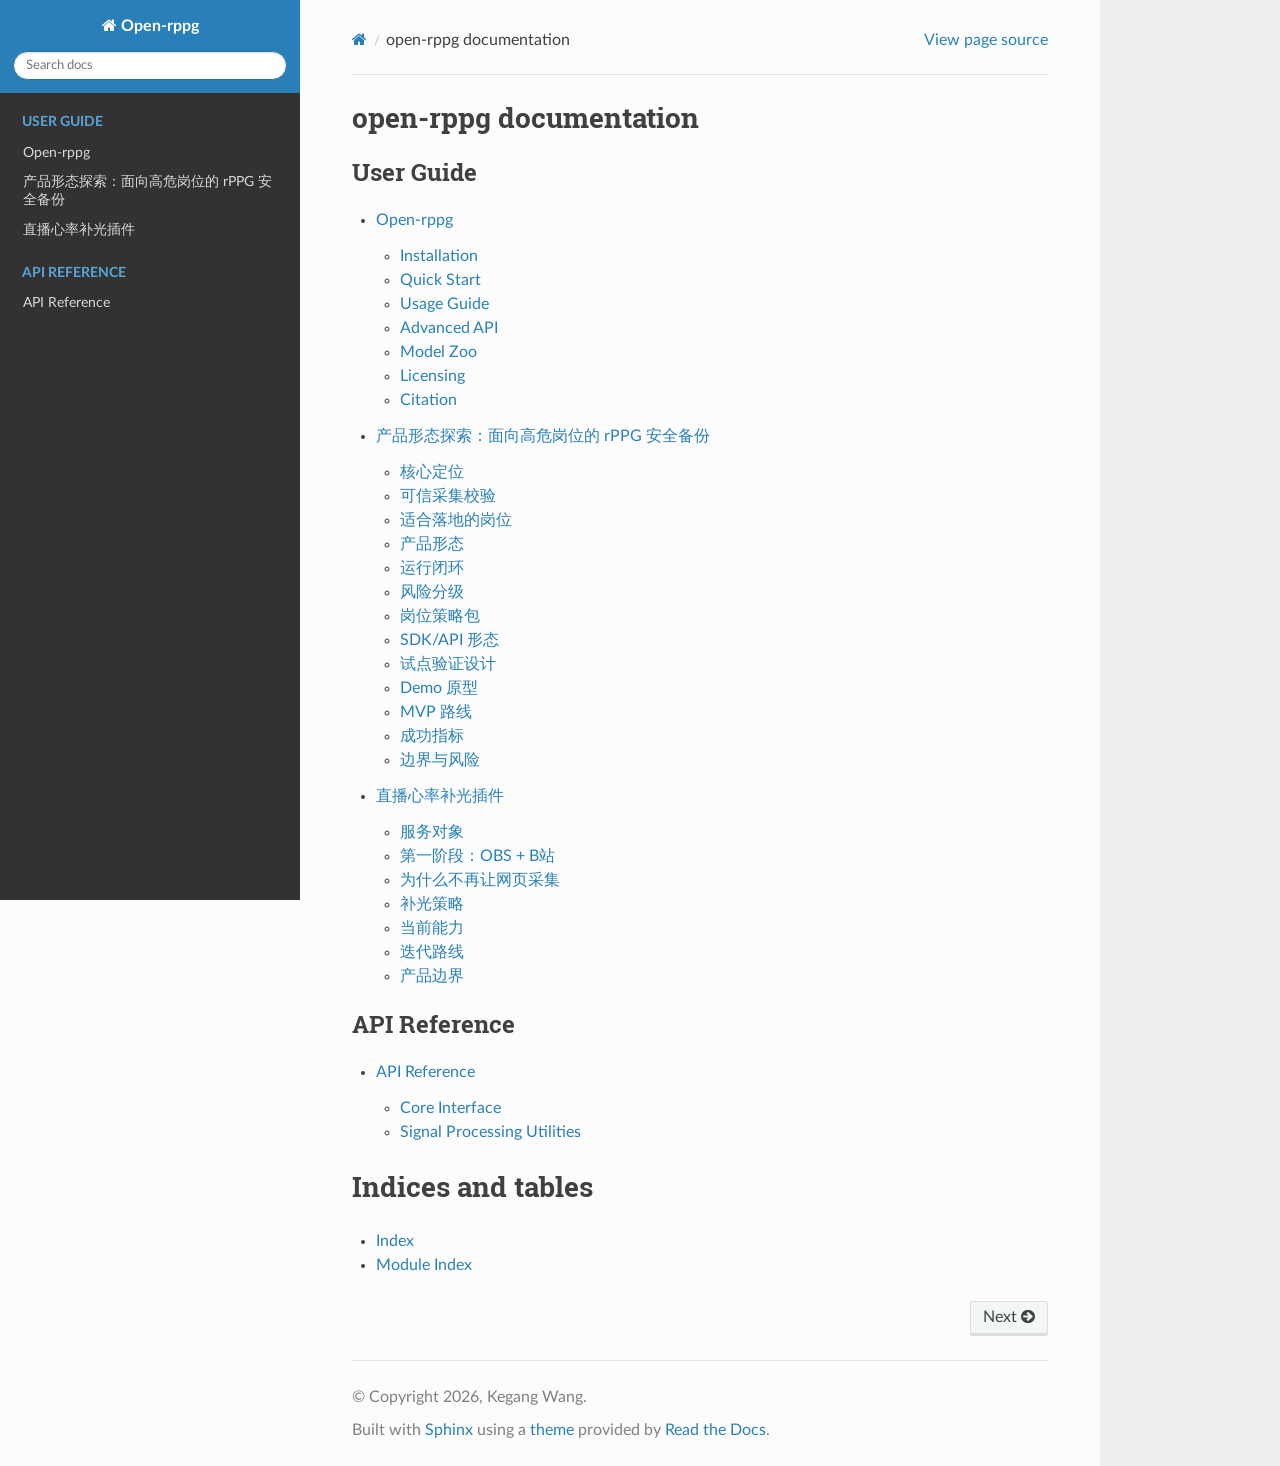
<file: index.html>
<!DOCTYPE html>
<html class="writer-html5" lang="en" data-content_root="./">
<head>
  <meta charset="utf-8" /><meta name="viewport" content="width=device-width, initial-scale=1" />

  <meta name="viewport" content="width=device-width, initial-scale=1.0" />
  <title>open-rppg documentation &mdash; Open-rppg 0.1.0 documentation</title>
      <link rel="stylesheet" type="text/css" href="_static/pygments.css?v=b86133f3" />
      <link rel="stylesheet" type="text/css" href="_static/css/theme.css?v=9edc463e" />

  
      <script src="_static/jquery.js?v=5d32c60e"></script>
      <script src="_static/_sphinx_javascript_frameworks_compat.js?v=2cd50e6c"></script>
      <script src="_static/documentation_options.js?v=01f34227"></script>
      <script src="_static/doctools.js?v=9bcbadda"></script>
      <script src="_static/sphinx_highlight.js?v=dc90522c"></script>
    <script src="_static/js/theme.js"></script>
    <link rel="index" title="Index" href="genindex.html" />
    <link rel="search" title="Search" href="search.html" />
    <link rel="next" title="Open-rppg" href="intro.html" /> 
</head>

<body class="wy-body-for-nav"> 
  <div class="wy-grid-for-nav">
    <nav data-toggle="wy-nav-shift" class="wy-nav-side">
      <div class="wy-side-scroll">
        <div class="wy-side-nav-search" >

          
          
          <a href="#" class="icon icon-home">
            Open-rppg
          </a>
<div role="search">
  <form id="rtd-search-form" class="wy-form" action="search.html" method="get">
    <input type="text" name="q" placeholder="Search docs" aria-label="Search docs" />
    <input type="hidden" name="check_keywords" value="yes" />
    <input type="hidden" name="area" value="default" />
  </form>
</div>
        </div><div class="wy-menu wy-menu-vertical" data-spy="affix" role="navigation" aria-label="Navigation menu">
              <p class="caption" role="heading"><span class="caption-text">User Guide</span></p>
<ul>
<li class="toctree-l1"><a class="reference internal" href="intro.html">Open-rppg</a></li>
<li class="toctree-l1"><a class="reference internal" href="product_form.html">产品形态探索：面向高危岗位的 rPPG 安全备份</a></li>
<li class="toctree-l1"><a class="reference internal" href="live_stream_plugin.html">直播心率补光插件</a></li>
</ul>
<p class="caption" role="heading"><span class="caption-text">API Reference</span></p>
<ul>
<li class="toctree-l1"><a class="reference internal" href="api.html">API Reference</a></li>
</ul>

        </div>
      </div>
    </nav>

    <section data-toggle="wy-nav-shift" class="wy-nav-content-wrap"><nav class="wy-nav-top" aria-label="Mobile navigation menu" >
          <i data-toggle="wy-nav-top" class="fa fa-bars"></i>
          <a href="#">Open-rppg</a>
      </nav>

      <div class="wy-nav-content">
        <div class="rst-content">
          <div role="navigation" aria-label="Page navigation">
  <ul class="wy-breadcrumbs">
      <li><a href="#" class="icon icon-home" aria-label="Home"></a></li>
      <li class="breadcrumb-item active">open-rppg documentation</li>
      <li class="wy-breadcrumbs-aside">
            <a href="_sources/index.rst.txt" rel="nofollow"> View page source</a>
      </li>
  </ul>
  <hr/>
</div>
          <div role="main" class="document" itemscope="itemscope" itemtype="http://schema.org/Article">
           <div itemprop="articleBody">
             
  <section id="open-rppg-documentation">
<h1>open-rppg documentation<a class="headerlink" href="#open-rppg-documentation" title="Link to this heading"></a></h1>
<div class="toctree-wrapper compound">
<p class="caption" role="heading"><span class="caption-text">User Guide</span></p>
<ul>
<li class="toctree-l1"><a class="reference internal" href="intro.html">Open-rppg</a><ul>
<li class="toctree-l2"><a class="reference internal" href="intro.html#installation">Installation</a></li>
<li class="toctree-l2"><a class="reference internal" href="intro.html#quick-start">Quick Start</a></li>
<li class="toctree-l2"><a class="reference internal" href="intro.html#usage-guide">Usage Guide</a></li>
<li class="toctree-l2"><a class="reference internal" href="intro.html#advanced-api">Advanced API</a></li>
<li class="toctree-l2"><a class="reference internal" href="intro.html#model-zoo">Model Zoo</a></li>
<li class="toctree-l2"><a class="reference internal" href="intro.html#licensing">Licensing</a></li>
<li class="toctree-l2"><a class="reference internal" href="intro.html#citation">Citation</a></li>
</ul>
</li>
<li class="toctree-l1"><a class="reference internal" href="product_form.html">产品形态探索：面向高危岗位的 rPPG 安全备份</a><ul>
<li class="toctree-l2"><a class="reference internal" href="product_form.html#id1">核心定位</a></li>
<li class="toctree-l2"><a class="reference internal" href="product_form.html#id2">可信采集校验</a></li>
<li class="toctree-l2"><a class="reference internal" href="product_form.html#id6">适合落地的岗位</a></li>
<li class="toctree-l2"><a class="reference internal" href="product_form.html#id7">产品形态</a></li>
<li class="toctree-l2"><a class="reference internal" href="product_form.html#id11">运行闭环</a></li>
<li class="toctree-l2"><a class="reference internal" href="product_form.html#id12">风险分级</a></li>
<li class="toctree-l2"><a class="reference internal" href="product_form.html#id13">岗位策略包</a></li>
<li class="toctree-l2"><a class="reference internal" href="product_form.html#sdk-api">SDK/API 形态</a></li>
<li class="toctree-l2"><a class="reference internal" href="product_form.html#id14">试点验证设计</a></li>
<li class="toctree-l2"><a class="reference internal" href="product_form.html#demo">Demo 原型</a></li>
<li class="toctree-l2"><a class="reference internal" href="product_form.html#mvp">MVP 路线</a></li>
<li class="toctree-l2"><a class="reference internal" href="product_form.html#id18">成功指标</a></li>
<li class="toctree-l2"><a class="reference internal" href="product_form.html#id19">边界与风险</a></li>
</ul>
</li>
<li class="toctree-l1"><a class="reference internal" href="live_stream_plugin.html">直播心率补光插件</a><ul>
<li class="toctree-l2"><a class="reference internal" href="live_stream_plugin.html#id2">服务对象</a></li>
<li class="toctree-l2"><a class="reference internal" href="live_stream_plugin.html#obs-b">第一阶段：OBS + B站</a></li>
<li class="toctree-l2"><a class="reference internal" href="live_stream_plugin.html#id3">为什么不再让网页采集</a></li>
<li class="toctree-l2"><a class="reference internal" href="live_stream_plugin.html#id4">补光策略</a></li>
<li class="toctree-l2"><a class="reference internal" href="live_stream_plugin.html#id5">当前能力</a></li>
<li class="toctree-l2"><a class="reference internal" href="live_stream_plugin.html#id6">迭代路线</a></li>
<li class="toctree-l2"><a class="reference internal" href="live_stream_plugin.html#id7">产品边界</a></li>
</ul>
</li>
</ul>
</div>
<div class="toctree-wrapper compound">
<p class="caption" role="heading"><span class="caption-text">API Reference</span></p>
<ul>
<li class="toctree-l1"><a class="reference internal" href="api.html">API Reference</a><ul>
<li class="toctree-l2"><a class="reference internal" href="api.html#core-interface">Core Interface</a></li>
<li class="toctree-l2"><a class="reference internal" href="api.html#signal-processing-utilities">Signal Processing Utilities</a></li>
</ul>
</li>
</ul>
</div>
</section>
<section id="indices-and-tables">
<h1>Indices and tables<a class="headerlink" href="#indices-and-tables" title="Link to this heading"></a></h1>
<ul class="simple">
<li><p><a class="reference internal" href="genindex.html"><span class="std std-ref">Index</span></a></p></li>
<li><p><a class="reference internal" href="py-modindex.html"><span class="std std-ref">Module Index</span></a></p></li>
</ul>
</section>


           </div>
          </div>
          <footer><div class="rst-footer-buttons" role="navigation" aria-label="Footer">
        <a href="intro.html" class="btn btn-neutral float-right" title="Open-rppg" accesskey="n" rel="next">Next <span class="fa fa-arrow-circle-right" aria-hidden="true"></span></a>
    </div>

  <hr/>

  <div role="contentinfo">
    <p>&#169; Copyright 2026, Kegang Wang.</p>
  </div>

  Built with <a href="https://www.sphinx-doc.org/">Sphinx</a> using a
    <a href="https://github.com/readthedocs/sphinx_rtd_theme">theme</a>
    provided by <a href="https://readthedocs.org">Read the Docs</a>.
   

</footer>
        </div>
      </div>
    </section>
  </div>
  <script>
      jQuery(function () {
          SphinxRtdTheme.Navigation.enable(true);
      });
  </script> 

</body>
</html>
</file>
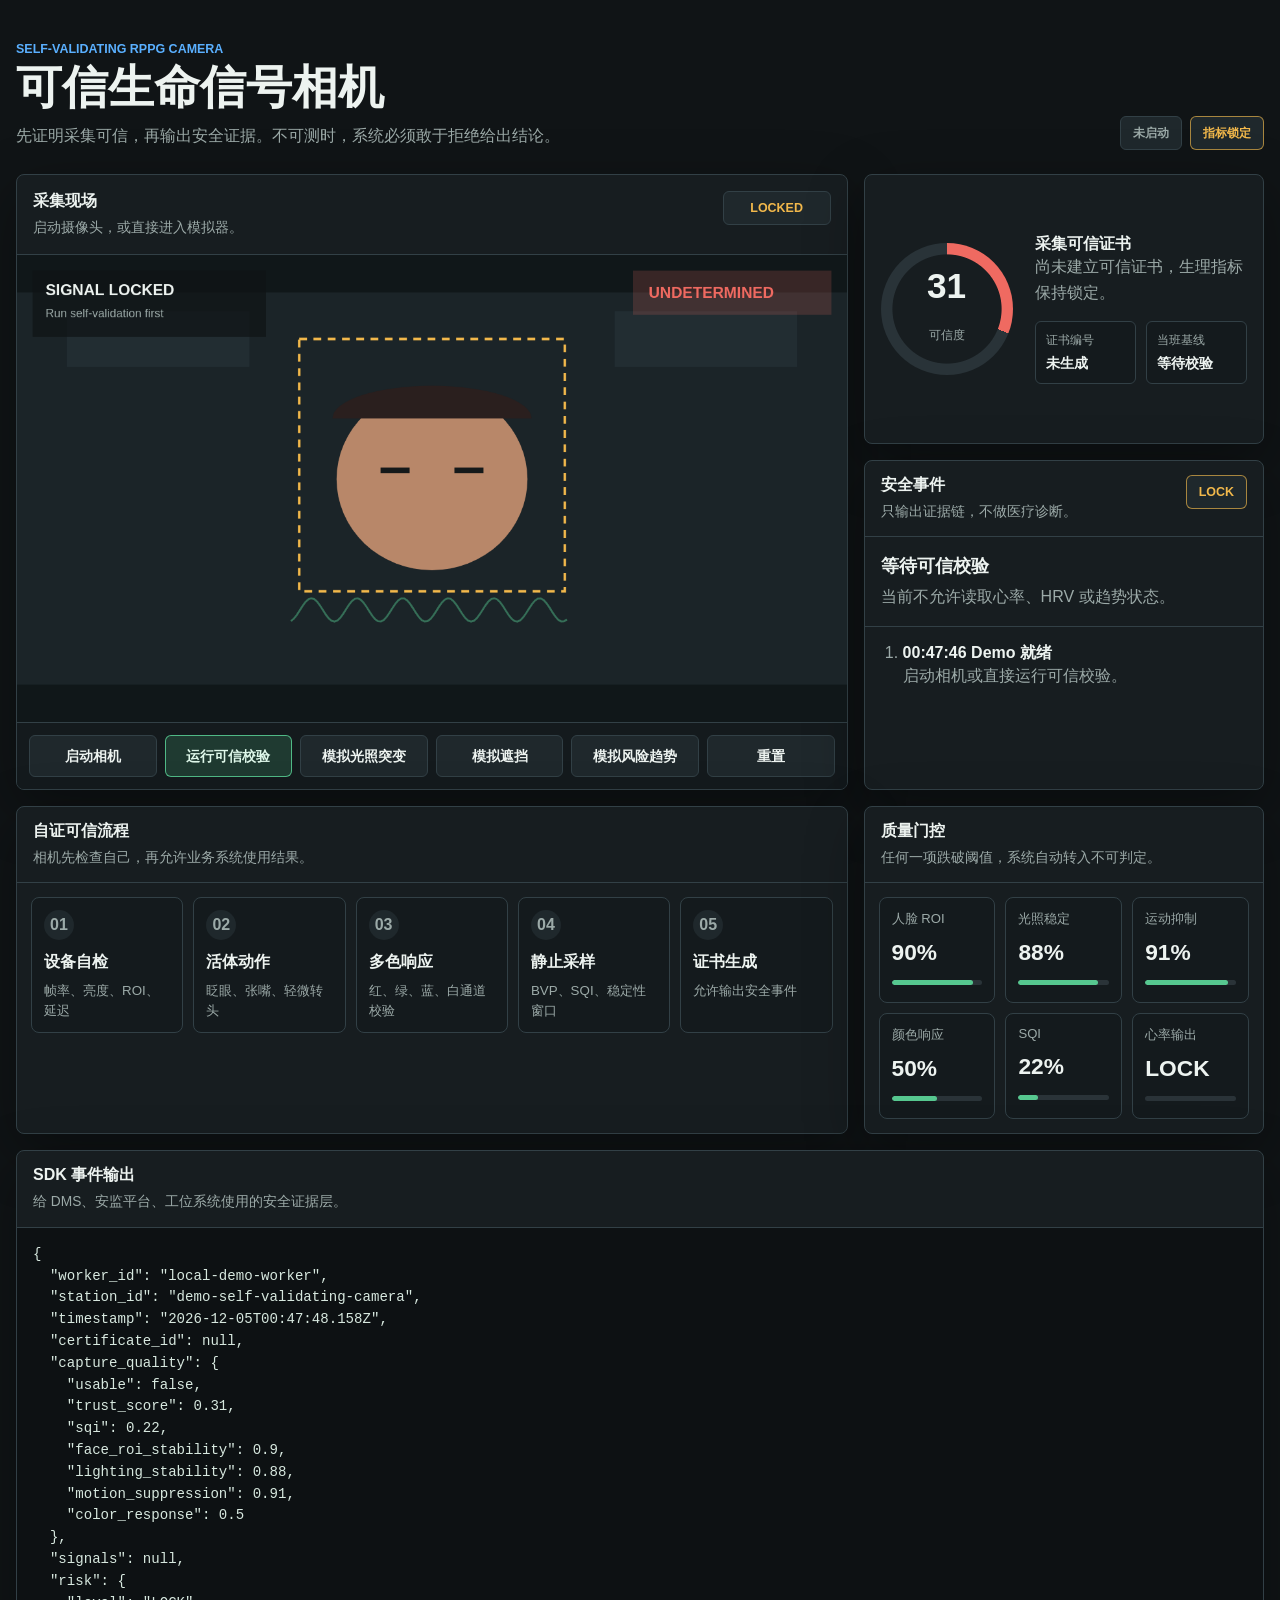
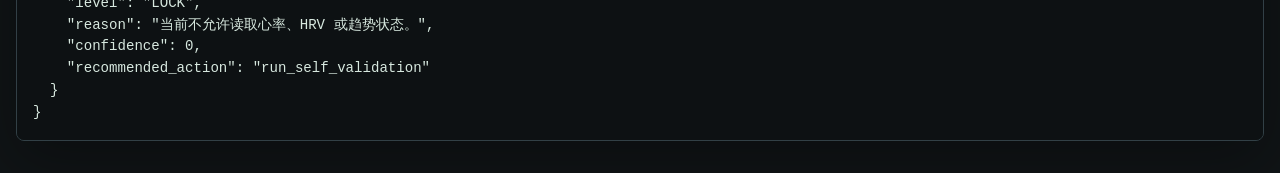
<file: demo/self-validating-camera/index.html>
<!doctype html>
<html lang="zh-CN">
  <head>
    <meta charset="utf-8" />
    <meta name="viewport" content="width=device-width, initial-scale=1" />
    <title>可信生命信号相机 Demo</title>
    <link rel="icon" href="data:image/svg+xml,%3Csvg xmlns='http://www.w3.org/2000/svg' viewBox='0 0 32 32'%3E%3Crect width='32' height='32' rx='6' fill='%23101416'/%3E%3Cpath d='M8 17c3-8 13-8 16 0' fill='none' stroke='%2356c78f' stroke-width='3' stroke-linecap='round'/%3E%3Ccircle cx='16' cy='17' r='4' fill='%235ab0ff'/%3E%3C/svg%3E" />
    <link rel="stylesheet" href="styles.css" />
  </head>
  <body>
    <div class="app-shell">
      <header class="topbar">
        <div>
          <p class="eyebrow">Self-Validating rPPG Camera</p>
          <h1>可信生命信号相机</h1>
          <p class="subtitle">先证明采集可信，再输出安全证据。不可测时，系统必须敢于拒绝给出结论。</p>
        </div>
        <div class="header-status">
          <span id="cameraMode" class="status-pill muted">未启动</span>
          <span id="trustState" class="status-pill locked">指标锁定</span>
        </div>
      </header>

      <main class="workspace">
        <section class="camera-panel" aria-label="可信相机预览">
          <div class="panel-head">
            <div>
              <h2>采集现场</h2>
              <p id="stageHint">启动摄像头，或直接进入模拟器。</p>
            </div>
            <div id="phaseLabel" class="phase-label">LOCKED</div>
          </div>

          <div class="visual-stage">
            <video id="cameraFeed" playsinline muted autoplay></video>
            <canvas id="previewCanvas" width="1280" height="720"></canvas>
            <div id="challengeLight" class="challenge-light" aria-hidden="true"></div>
          </div>

          <div class="control-strip">
            <button id="startCameraBtn" type="button">启动相机</button>
            <button id="calibrateBtn" type="button" class="primary">运行可信校验</button>
            <button id="lightBtn" type="button">模拟光照突变</button>
            <button id="occlusionBtn" type="button">模拟遮挡</button>
            <button id="riskBtn" type="button">模拟风险趋势</button>
            <button id="resetBtn" type="button">重置</button>
          </div>
        </section>

        <aside class="side-panel" aria-label="可信证书和风险状态">
          <section class="certificate">
            <div class="trust-ring" id="trustRing">
              <span id="trustScore">0</span>
              <small>可信度</small>
            </div>
            <div>
              <h2>采集可信证书</h2>
              <p id="certificateText">尚未建立可信证书，生理指标保持锁定。</p>
              <dl class="certificate-meta">
                <div>
                  <dt>证书编号</dt>
                  <dd id="certId">未生成</dd>
                </div>
                <div>
                  <dt>当班基线</dt>
                  <dd id="baselineText">等待校验</dd>
                </div>
              </dl>
            </div>
          </section>

          <section class="risk-board">
            <div class="panel-head compact">
              <div>
                <h2>安全事件</h2>
                <p>只输出证据链，不做医疗诊断。</p>
              </div>
              <span id="riskLevel" class="risk-badge level-locked">LOCK</span>
            </div>
            <div class="risk-summary">
              <strong id="riskTitle">等待可信校验</strong>
              <span id="riskReason">当前不允许读取心率、HRV 或趋势状态。</span>
            </div>
            <ol id="eventLog" class="event-log"></ol>
          </section>
        </aside>

        <section class="workflow-panel" aria-label="可信校验流程">
          <div class="panel-head compact">
            <div>
              <h2>自证可信流程</h2>
              <p>相机先检查自己，再允许业务系统使用结果。</p>
            </div>
          </div>
          <ol class="steps">
            <li id="step-device">
              <span>01</span>
              <strong>设备自检</strong>
              <small>帧率、亮度、ROI、延迟</small>
            </li>
            <li id="step-liveness">
              <span>02</span>
              <strong>活体动作</strong>
              <small>眨眼、张嘴、轻微转头</small>
            </li>
            <li id="step-color">
              <span>03</span>
              <strong>多色响应</strong>
              <small>红、绿、蓝、白通道校验</small>
            </li>
            <li id="step-static">
              <span>04</span>
              <strong>静止采样</strong>
              <small>BVP、SQI、稳定性窗口</small>
            </li>
            <li id="step-cert">
              <span>05</span>
              <strong>证书生成</strong>
              <small>允许输出安全事件</small>
            </li>
          </ol>
        </section>

        <section class="metrics-panel" aria-label="实时质量指标">
          <div class="panel-head compact">
            <div>
              <h2>质量门控</h2>
              <p>任何一项跌破阈值，系统自动转入不可判定。</p>
            </div>
          </div>
          <div class="metric-grid">
            <div class="metric">
              <span>人脸 ROI</span>
              <strong id="roiValue">0%</strong>
              <meter id="roiMeter" min="0" max="100" value="0"></meter>
            </div>
            <div class="metric">
              <span>光照稳定</span>
              <strong id="lightingValue">0%</strong>
              <meter id="lightingMeter" min="0" max="100" value="0"></meter>
            </div>
            <div class="metric">
              <span>运动抑制</span>
              <strong id="motionValue">0%</strong>
              <meter id="motionMeter" min="0" max="100" value="0"></meter>
            </div>
            <div class="metric">
              <span>颜色响应</span>
              <strong id="colorValue">0%</strong>
              <meter id="colorMeter" min="0" max="100" value="0"></meter>
            </div>
            <div class="metric">
              <span>SQI</span>
              <strong id="sqiValue">0%</strong>
              <meter id="sqiMeter" min="0" max="100" value="0"></meter>
            </div>
            <div class="metric">
              <span>心率输出</span>
              <strong id="hrValue">LOCK</strong>
              <meter id="hrMeter" min="45" max="130" value="45"></meter>
            </div>
          </div>
        </section>

        <section class="api-panel" aria-label="SDK 事件输出">
          <div class="panel-head compact">
            <div>
              <h2>SDK 事件输出</h2>
              <p>给 DMS、安监平台、工位系统使用的安全证据层。</p>
            </div>
          </div>
          <pre id="apiOutput" aria-live="polite"></pre>
        </section>
      </main>
    </div>

    <script src="app.js"></script>
  </body>
</html>
</file>
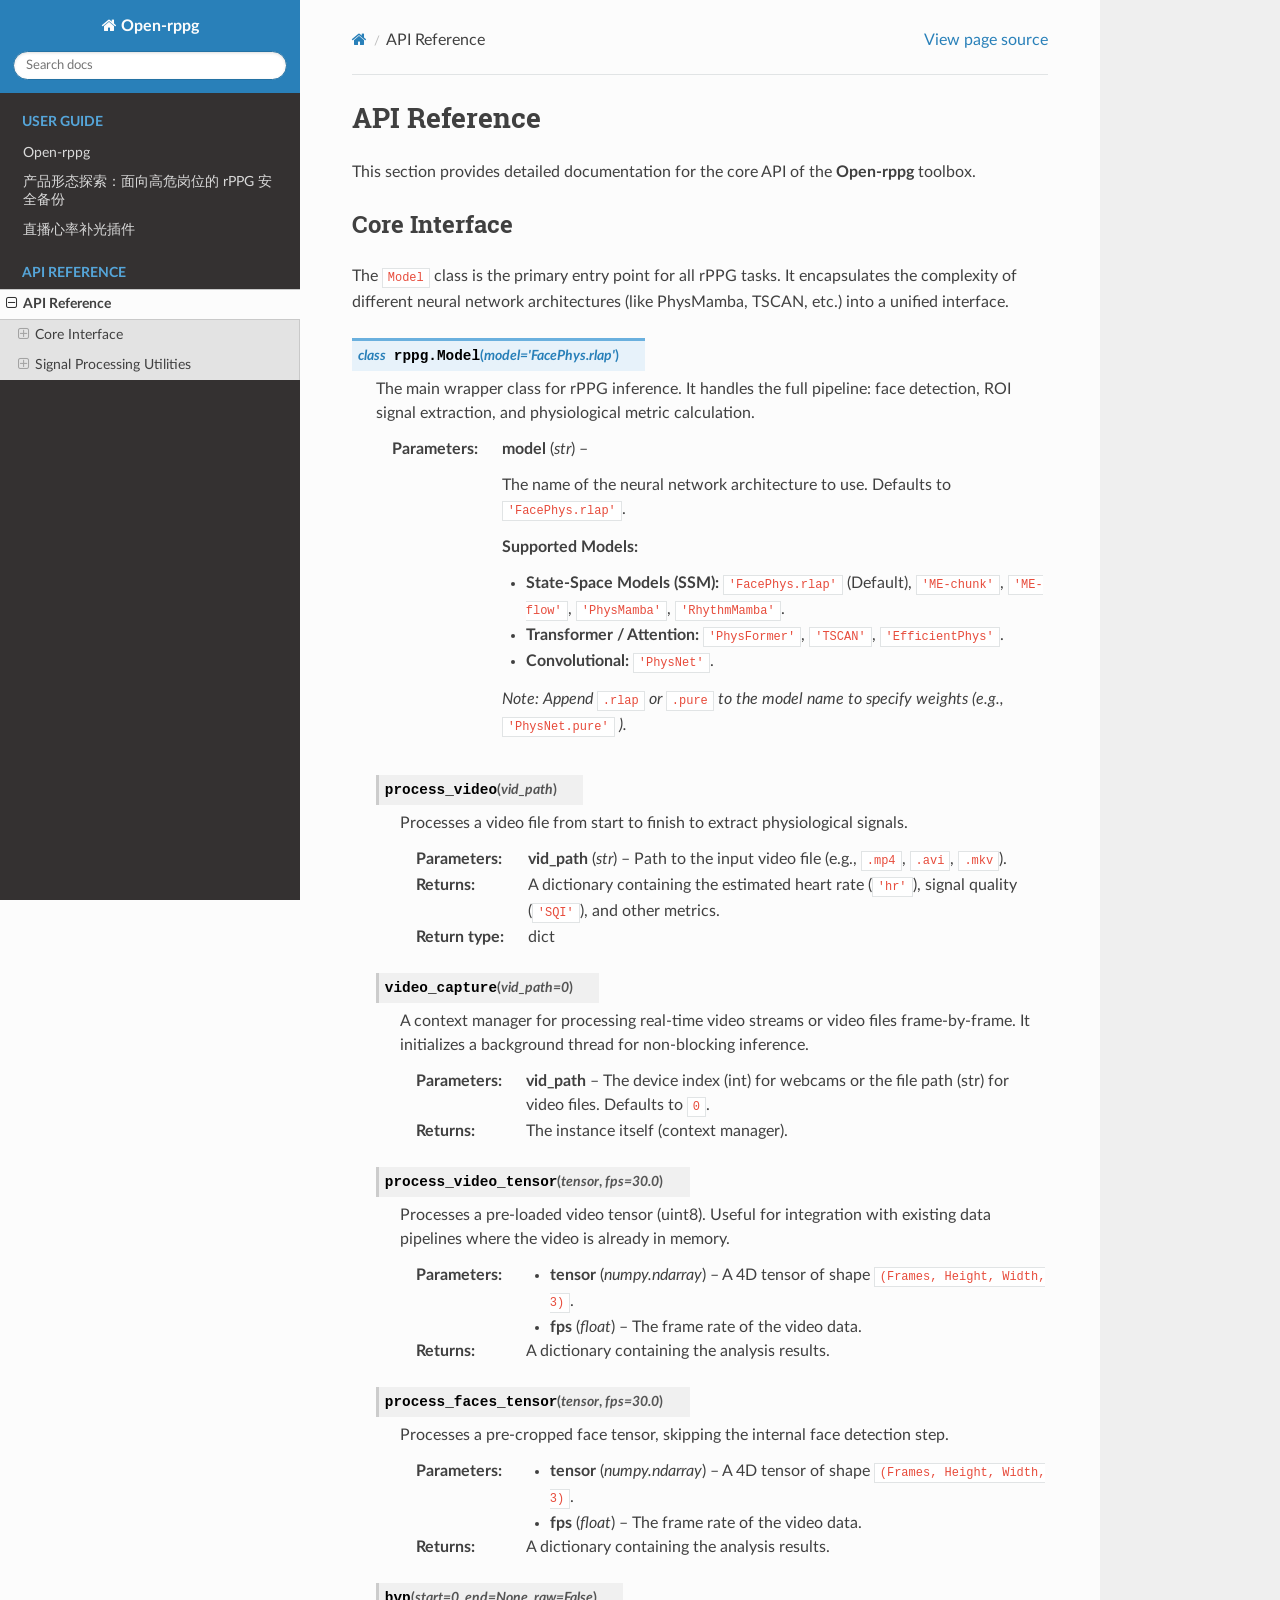
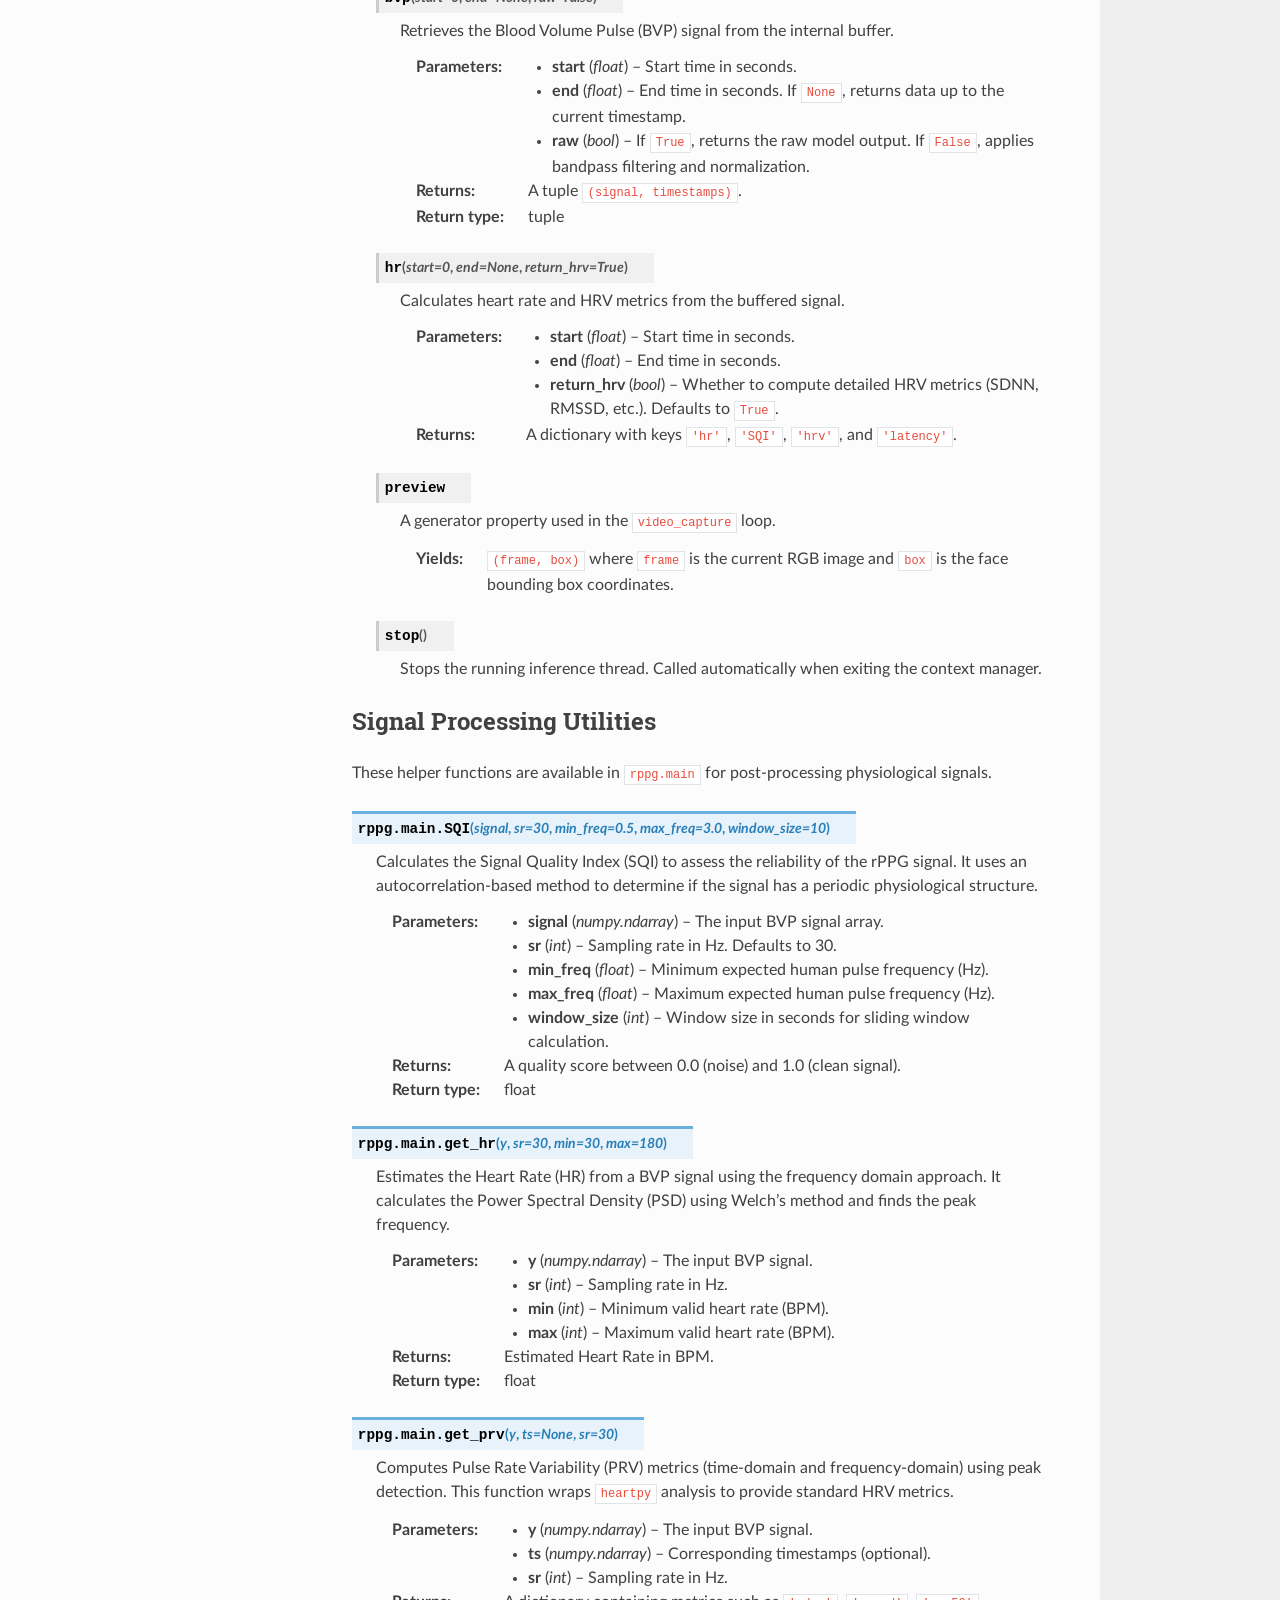
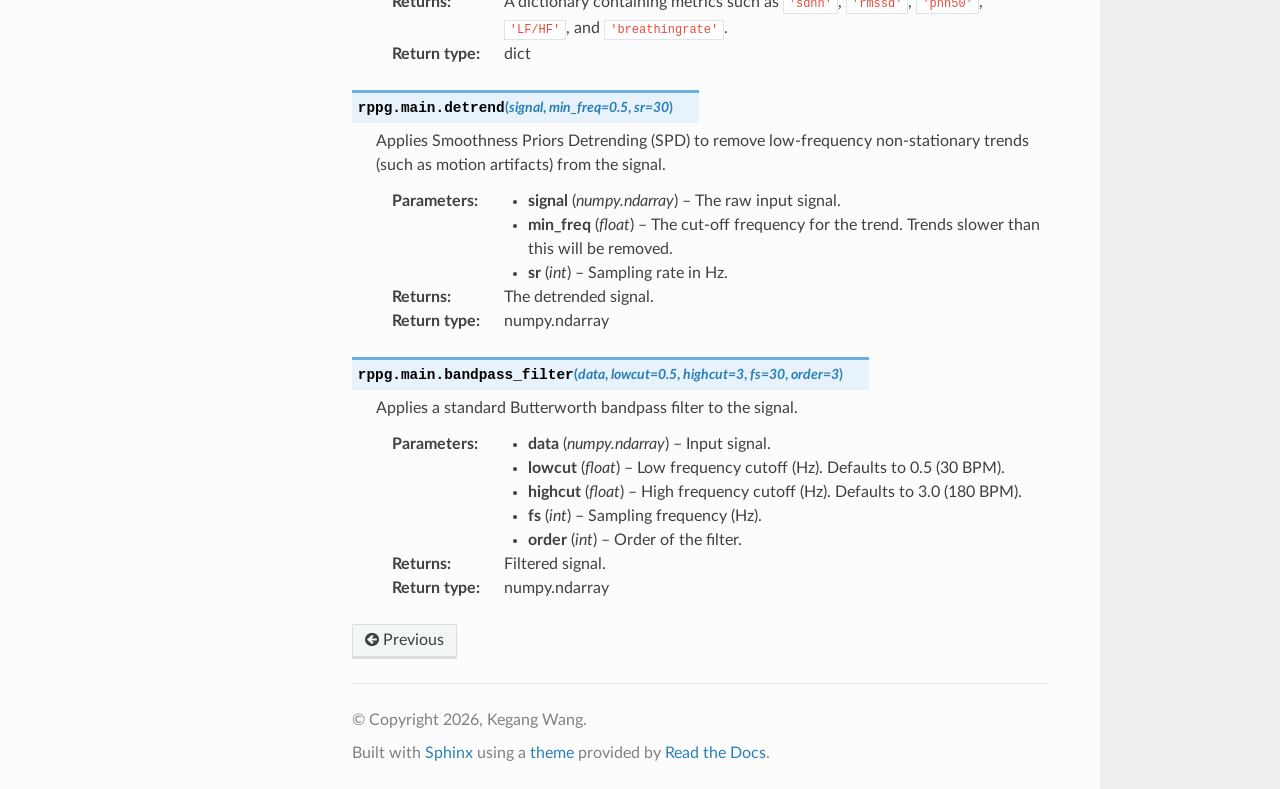
<file: api.html>
<!DOCTYPE html>
<html class="writer-html5" lang="en" data-content_root="./">
<head>
  <meta charset="utf-8" /><meta name="viewport" content="width=device-width, initial-scale=1" />

  <meta name="viewport" content="width=device-width, initial-scale=1.0" />
  <title>API Reference &mdash; Open-rppg 0.1.0 documentation</title>
      <link rel="stylesheet" type="text/css" href="_static/pygments.css?v=b86133f3" />
      <link rel="stylesheet" type="text/css" href="_static/css/theme.css?v=9edc463e" />

  
      <script src="_static/jquery.js?v=5d32c60e"></script>
      <script src="_static/_sphinx_javascript_frameworks_compat.js?v=2cd50e6c"></script>
      <script src="_static/documentation_options.js?v=01f34227"></script>
      <script src="_static/doctools.js?v=9bcbadda"></script>
      <script src="_static/sphinx_highlight.js?v=dc90522c"></script>
    <script src="_static/js/theme.js"></script>
    <link rel="index" title="Index" href="genindex.html" />
    <link rel="search" title="Search" href="search.html" />
    <link rel="prev" title="直播心率补光插件" href="live_stream_plugin.html" /> 
</head>

<body class="wy-body-for-nav"> 
  <div class="wy-grid-for-nav">
    <nav data-toggle="wy-nav-shift" class="wy-nav-side">
      <div class="wy-side-scroll">
        <div class="wy-side-nav-search" >

          
          
          <a href="index.html" class="icon icon-home">
            Open-rppg
          </a>
<div role="search">
  <form id="rtd-search-form" class="wy-form" action="search.html" method="get">
    <input type="text" name="q" placeholder="Search docs" aria-label="Search docs" />
    <input type="hidden" name="check_keywords" value="yes" />
    <input type="hidden" name="area" value="default" />
  </form>
</div>
        </div><div class="wy-menu wy-menu-vertical" data-spy="affix" role="navigation" aria-label="Navigation menu">
              <p class="caption" role="heading"><span class="caption-text">User Guide</span></p>
<ul>
<li class="toctree-l1"><a class="reference internal" href="intro.html">Open-rppg</a></li>
<li class="toctree-l1"><a class="reference internal" href="product_form.html">产品形态探索：面向高危岗位的 rPPG 安全备份</a></li>
<li class="toctree-l1"><a class="reference internal" href="live_stream_plugin.html">直播心率补光插件</a></li>
</ul>
<p class="caption" role="heading"><span class="caption-text">API Reference</span></p>
<ul class="current">
<li class="toctree-l1 current"><a class="current reference internal" href="#">API Reference</a><ul>
<li class="toctree-l2"><a class="reference internal" href="#core-interface">Core Interface</a><ul>
<li class="toctree-l3"><a class="reference internal" href="#rppg.Model"><code class="docutils literal notranslate"><span class="pre">rppg.Model</span></code></a><ul>
<li class="toctree-l4"><a class="reference internal" href="#rppg.Model.process_video"><code class="docutils literal notranslate"><span class="pre">rppg.Model.process_video()</span></code></a></li>
<li class="toctree-l4"><a class="reference internal" href="#rppg.Model.video_capture"><code class="docutils literal notranslate"><span class="pre">rppg.Model.video_capture()</span></code></a></li>
<li class="toctree-l4"><a class="reference internal" href="#rppg.Model.process_video_tensor"><code class="docutils literal notranslate"><span class="pre">rppg.Model.process_video_tensor()</span></code></a></li>
<li class="toctree-l4"><a class="reference internal" href="#rppg.Model.process_faces_tensor"><code class="docutils literal notranslate"><span class="pre">rppg.Model.process_faces_tensor()</span></code></a></li>
<li class="toctree-l4"><a class="reference internal" href="#rppg.Model.bvp"><code class="docutils literal notranslate"><span class="pre">rppg.Model.bvp()</span></code></a></li>
<li class="toctree-l4"><a class="reference internal" href="#rppg.Model.hr"><code class="docutils literal notranslate"><span class="pre">rppg.Model.hr()</span></code></a></li>
<li class="toctree-l4"><a class="reference internal" href="#rppg.Model.preview"><code class="docutils literal notranslate"><span class="pre">rppg.Model.preview</span></code></a></li>
<li class="toctree-l4"><a class="reference internal" href="#rppg.Model.stop"><code class="docutils literal notranslate"><span class="pre">rppg.Model.stop()</span></code></a></li>
</ul>
</li>
</ul>
</li>
<li class="toctree-l2"><a class="reference internal" href="#signal-processing-utilities">Signal Processing Utilities</a><ul>
<li class="toctree-l3"><a class="reference internal" href="#rppg.main.SQI"><code class="docutils literal notranslate"><span class="pre">rppg.main.SQI()</span></code></a></li>
<li class="toctree-l3"><a class="reference internal" href="#rppg.main.get_hr"><code class="docutils literal notranslate"><span class="pre">rppg.main.get_hr()</span></code></a></li>
<li class="toctree-l3"><a class="reference internal" href="#rppg.main.get_prv"><code class="docutils literal notranslate"><span class="pre">rppg.main.get_prv()</span></code></a></li>
<li class="toctree-l3"><a class="reference internal" href="#rppg.main.detrend"><code class="docutils literal notranslate"><span class="pre">rppg.main.detrend()</span></code></a></li>
<li class="toctree-l3"><a class="reference internal" href="#rppg.main.bandpass_filter"><code class="docutils literal notranslate"><span class="pre">rppg.main.bandpass_filter()</span></code></a></li>
</ul>
</li>
</ul>
</li>
</ul>

        </div>
      </div>
    </nav>

    <section data-toggle="wy-nav-shift" class="wy-nav-content-wrap"><nav class="wy-nav-top" aria-label="Mobile navigation menu" >
          <i data-toggle="wy-nav-top" class="fa fa-bars"></i>
          <a href="index.html">Open-rppg</a>
      </nav>

      <div class="wy-nav-content">
        <div class="rst-content">
          <div role="navigation" aria-label="Page navigation">
  <ul class="wy-breadcrumbs">
      <li><a href="index.html" class="icon icon-home" aria-label="Home"></a></li>
      <li class="breadcrumb-item active">API Reference</li>
      <li class="wy-breadcrumbs-aside">
            <a href="_sources/api.rst.txt" rel="nofollow"> View page source</a>
      </li>
  </ul>
  <hr/>
</div>
          <div role="main" class="document" itemscope="itemscope" itemtype="http://schema.org/Article">
           <div itemprop="articleBody">
             
  <section id="api-reference">
<h1>API Reference<a class="headerlink" href="#api-reference" title="Link to this heading"></a></h1>
<p>This section provides detailed documentation for the core API of the <strong>Open-rppg</strong> toolbox.</p>
<section id="core-interface">
<h2>Core Interface<a class="headerlink" href="#core-interface" title="Link to this heading"></a></h2>
<p>The <code class="docutils literal notranslate"><span class="pre">Model</span></code> class is the primary entry point for all rPPG tasks. It encapsulates the complexity of different neural network architectures (like PhysMamba, TSCAN, etc.) into a unified interface.</p>
<dl class="py class">
<dt class="sig sig-object py" id="rppg.Model">
<em class="property"><span class="pre">class</span><span class="w"> </span></em><span class="sig-prename descclassname"><span class="pre">rppg.</span></span><span class="sig-name descname"><span class="pre">Model</span></span><span class="sig-paren">(</span><em class="sig-param"><span class="n"><span class="pre">model</span></span><span class="o"><span class="pre">=</span></span><span class="default_value"><span class="pre">'FacePhys.rlap'</span></span></em><span class="sig-paren">)</span><a class="headerlink" href="#rppg.Model" title="Link to this definition"></a></dt>
<dd><p>The main wrapper class for rPPG inference. It handles the full pipeline: face detection, ROI signal extraction, and physiological metric calculation.</p>
<dl class="field-list simple">
<dt class="field-odd">Parameters<span class="colon">:</span></dt>
<dd class="field-odd"><p><strong>model</strong> (<em>str</em>) – <p>The name of the neural network architecture to use. Defaults to <code class="docutils literal notranslate"><span class="pre">'FacePhys.rlap'</span></code>.</p>
<p><strong>Supported Models:</strong></p>
<ul class="simple">
<li><p><strong>State-Space Models (SSM):</strong> <code class="docutils literal notranslate"><span class="pre">'FacePhys.rlap'</span></code> (Default), <code class="docutils literal notranslate"><span class="pre">'ME-chunk'</span></code>, <code class="docutils literal notranslate"><span class="pre">'ME-flow'</span></code>, <code class="docutils literal notranslate"><span class="pre">'PhysMamba'</span></code>, <code class="docutils literal notranslate"><span class="pre">'RhythmMamba'</span></code>.</p></li>
<li><p><strong>Transformer / Attention:</strong> <code class="docutils literal notranslate"><span class="pre">'PhysFormer'</span></code>, <code class="docutils literal notranslate"><span class="pre">'TSCAN'</span></code>, <code class="docutils literal notranslate"><span class="pre">'EfficientPhys'</span></code>.</p></li>
<li><p><strong>Convolutional:</strong> <code class="docutils literal notranslate"><span class="pre">'PhysNet'</span></code>.</p></li>
</ul>
<p><em>Note: Append</em> <code class="docutils literal notranslate"><span class="pre">.rlap</span></code> <em>or</em> <code class="docutils literal notranslate"><span class="pre">.pure</span></code> <em>to the model name to specify weights (e.g.,</em> <code class="docutils literal notranslate"><span class="pre">'PhysNet.pure'</span></code> <em>).</em></p>
</p>
</dd>
</dl>
<dl class="py method">
<dt class="sig sig-object py" id="rppg.Model.process_video">
<span class="sig-name descname"><span class="pre">process_video</span></span><span class="sig-paren">(</span><em class="sig-param"><span class="n"><span class="pre">vid_path</span></span></em><span class="sig-paren">)</span><a class="headerlink" href="#rppg.Model.process_video" title="Link to this definition"></a></dt>
<dd><p>Processes a video file from start to finish to extract physiological signals.</p>
<dl class="field-list simple">
<dt class="field-odd">Parameters<span class="colon">:</span></dt>
<dd class="field-odd"><p><strong>vid_path</strong> (<em>str</em>) – Path to the input video file (e.g., <code class="docutils literal notranslate"><span class="pre">.mp4</span></code>, <code class="docutils literal notranslate"><span class="pre">.avi</span></code>, <code class="docutils literal notranslate"><span class="pre">.mkv</span></code>).</p>
</dd>
<dt class="field-even">Returns<span class="colon">:</span></dt>
<dd class="field-even"><p>A dictionary containing the estimated heart rate (<code class="docutils literal notranslate"><span class="pre">'hr'</span></code>), signal quality (<code class="docutils literal notranslate"><span class="pre">'SQI'</span></code>), and other metrics.</p>
</dd>
<dt class="field-odd">Return type<span class="colon">:</span></dt>
<dd class="field-odd"><p>dict</p>
</dd>
</dl>
</dd></dl>

<dl class="py method">
<dt class="sig sig-object py" id="rppg.Model.video_capture">
<span class="sig-name descname"><span class="pre">video_capture</span></span><span class="sig-paren">(</span><em class="sig-param"><span class="n"><span class="pre">vid_path</span></span><span class="o"><span class="pre">=</span></span><span class="default_value"><span class="pre">0</span></span></em><span class="sig-paren">)</span><a class="headerlink" href="#rppg.Model.video_capture" title="Link to this definition"></a></dt>
<dd><p>A context manager for processing real-time video streams or video files frame-by-frame.
It initializes a background thread for non-blocking inference.</p>
<dl class="field-list simple">
<dt class="field-odd">Parameters<span class="colon">:</span></dt>
<dd class="field-odd"><p><strong>vid_path</strong> – The device index (int) for webcams or the file path (str) for video files. Defaults to <code class="docutils literal notranslate"><span class="pre">0</span></code>.</p>
</dd>
<dt class="field-even">Returns<span class="colon">:</span></dt>
<dd class="field-even"><p>The instance itself (context manager).</p>
</dd>
</dl>
</dd></dl>

<dl class="py method">
<dt class="sig sig-object py" id="rppg.Model.process_video_tensor">
<span class="sig-name descname"><span class="pre">process_video_tensor</span></span><span class="sig-paren">(</span><em class="sig-param"><span class="n"><span class="pre">tensor</span></span></em>, <em class="sig-param"><span class="n"><span class="pre">fps</span></span><span class="o"><span class="pre">=</span></span><span class="default_value"><span class="pre">30.0</span></span></em><span class="sig-paren">)</span><a class="headerlink" href="#rppg.Model.process_video_tensor" title="Link to this definition"></a></dt>
<dd><p>Processes a pre-loaded video tensor (uint8). Useful for integration with existing data pipelines where the video is already in memory.</p>
<dl class="field-list simple">
<dt class="field-odd">Parameters<span class="colon">:</span></dt>
<dd class="field-odd"><ul class="simple">
<li><p><strong>tensor</strong> (<em>numpy.ndarray</em>) – A 4D tensor of shape <code class="docutils literal notranslate"><span class="pre">(Frames,</span> <span class="pre">Height,</span> <span class="pre">Width,</span> <span class="pre">3)</span></code>.</p></li>
<li><p><strong>fps</strong> (<em>float</em>) – The frame rate of the video data.</p></li>
</ul>
</dd>
<dt class="field-even">Returns<span class="colon">:</span></dt>
<dd class="field-even"><p>A dictionary containing the analysis results.</p>
</dd>
</dl>
</dd></dl>

<dl class="py method">
<dt class="sig sig-object py" id="rppg.Model.process_faces_tensor">
<span class="sig-name descname"><span class="pre">process_faces_tensor</span></span><span class="sig-paren">(</span><em class="sig-param"><span class="n"><span class="pre">tensor</span></span></em>, <em class="sig-param"><span class="n"><span class="pre">fps</span></span><span class="o"><span class="pre">=</span></span><span class="default_value"><span class="pre">30.0</span></span></em><span class="sig-paren">)</span><a class="headerlink" href="#rppg.Model.process_faces_tensor" title="Link to this definition"></a></dt>
<dd><p>Processes a pre-cropped face tensor, skipping the internal face detection step.</p>
<dl class="field-list simple">
<dt class="field-odd">Parameters<span class="colon">:</span></dt>
<dd class="field-odd"><ul class="simple">
<li><p><strong>tensor</strong> (<em>numpy.ndarray</em>) – A 4D tensor of shape <code class="docutils literal notranslate"><span class="pre">(Frames,</span> <span class="pre">Height,</span> <span class="pre">Width,</span> <span class="pre">3)</span></code>.</p></li>
<li><p><strong>fps</strong> (<em>float</em>) – The frame rate of the video data.</p></li>
</ul>
</dd>
<dt class="field-even">Returns<span class="colon">:</span></dt>
<dd class="field-even"><p>A dictionary containing the analysis results.</p>
</dd>
</dl>
</dd></dl>

<dl class="py method">
<dt class="sig sig-object py" id="rppg.Model.bvp">
<span class="sig-name descname"><span class="pre">bvp</span></span><span class="sig-paren">(</span><em class="sig-param"><span class="n"><span class="pre">start</span></span><span class="o"><span class="pre">=</span></span><span class="default_value"><span class="pre">0</span></span></em>, <em class="sig-param"><span class="n"><span class="pre">end</span></span><span class="o"><span class="pre">=</span></span><span class="default_value"><span class="pre">None</span></span></em>, <em class="sig-param"><span class="n"><span class="pre">raw</span></span><span class="o"><span class="pre">=</span></span><span class="default_value"><span class="pre">False</span></span></em><span class="sig-paren">)</span><a class="headerlink" href="#rppg.Model.bvp" title="Link to this definition"></a></dt>
<dd><p>Retrieves the Blood Volume Pulse (BVP) signal from the internal buffer.</p>
<dl class="field-list simple">
<dt class="field-odd">Parameters<span class="colon">:</span></dt>
<dd class="field-odd"><ul class="simple">
<li><p><strong>start</strong> (<em>float</em>) – Start time in seconds.</p></li>
<li><p><strong>end</strong> (<em>float</em>) – End time in seconds. If <code class="docutils literal notranslate"><span class="pre">None</span></code>, returns data up to the current timestamp.</p></li>
<li><p><strong>raw</strong> (<em>bool</em>) – If <code class="docutils literal notranslate"><span class="pre">True</span></code>, returns the raw model output. If <code class="docutils literal notranslate"><span class="pre">False</span></code>, applies bandpass filtering and normalization.</p></li>
</ul>
</dd>
<dt class="field-even">Returns<span class="colon">:</span></dt>
<dd class="field-even"><p>A tuple <code class="docutils literal notranslate"><span class="pre">(signal,</span> <span class="pre">timestamps)</span></code>.</p>
</dd>
<dt class="field-odd">Return type<span class="colon">:</span></dt>
<dd class="field-odd"><p>tuple</p>
</dd>
</dl>
</dd></dl>

<dl class="py method">
<dt class="sig sig-object py" id="rppg.Model.hr">
<span class="sig-name descname"><span class="pre">hr</span></span><span class="sig-paren">(</span><em class="sig-param"><span class="n"><span class="pre">start</span></span><span class="o"><span class="pre">=</span></span><span class="default_value"><span class="pre">0</span></span></em>, <em class="sig-param"><span class="n"><span class="pre">end</span></span><span class="o"><span class="pre">=</span></span><span class="default_value"><span class="pre">None</span></span></em>, <em class="sig-param"><span class="n"><span class="pre">return_hrv</span></span><span class="o"><span class="pre">=</span></span><span class="default_value"><span class="pre">True</span></span></em><span class="sig-paren">)</span><a class="headerlink" href="#rppg.Model.hr" title="Link to this definition"></a></dt>
<dd><p>Calculates heart rate and HRV metrics from the buffered signal.</p>
<dl class="field-list simple">
<dt class="field-odd">Parameters<span class="colon">:</span></dt>
<dd class="field-odd"><ul class="simple">
<li><p><strong>start</strong> (<em>float</em>) – Start time in seconds.</p></li>
<li><p><strong>end</strong> (<em>float</em>) – End time in seconds.</p></li>
<li><p><strong>return_hrv</strong> (<em>bool</em>) – Whether to compute detailed HRV metrics (SDNN, RMSSD, etc.). Defaults to <code class="docutils literal notranslate"><span class="pre">True</span></code>.</p></li>
</ul>
</dd>
<dt class="field-even">Returns<span class="colon">:</span></dt>
<dd class="field-even"><p>A dictionary with keys <code class="docutils literal notranslate"><span class="pre">'hr'</span></code>, <code class="docutils literal notranslate"><span class="pre">'SQI'</span></code>, <code class="docutils literal notranslate"><span class="pre">'hrv'</span></code>, and <code class="docutils literal notranslate"><span class="pre">'latency'</span></code>.</p>
</dd>
</dl>
</dd></dl>

<dl class="py attribute">
<dt class="sig sig-object py" id="rppg.Model.preview">
<span class="sig-name descname"><span class="pre">preview</span></span><a class="headerlink" href="#rppg.Model.preview" title="Link to this definition"></a></dt>
<dd><p>A generator property used in the <code class="docutils literal notranslate"><span class="pre">video_capture</span></code> loop.</p>
<dl class="field-list simple">
<dt class="field-odd">Yields<span class="colon">:</span></dt>
<dd class="field-odd"><p><code class="docutils literal notranslate"><span class="pre">(frame,</span> <span class="pre">box)</span></code> where <code class="docutils literal notranslate"><span class="pre">frame</span></code> is the current RGB image and <code class="docutils literal notranslate"><span class="pre">box</span></code> is the face bounding box coordinates.</p>
</dd>
</dl>
</dd></dl>

<dl class="py method">
<dt class="sig sig-object py" id="rppg.Model.stop">
<span class="sig-name descname"><span class="pre">stop</span></span><span class="sig-paren">(</span><span class="sig-paren">)</span><a class="headerlink" href="#rppg.Model.stop" title="Link to this definition"></a></dt>
<dd><p>Stops the running inference thread. Called automatically when exiting the context manager.</p>
</dd></dl>

</dd></dl>

</section>
<section id="signal-processing-utilities">
<h2>Signal Processing Utilities<a class="headerlink" href="#signal-processing-utilities" title="Link to this heading"></a></h2>
<p>These helper functions are available in <code class="docutils literal notranslate"><span class="pre">rppg.main</span></code> for post-processing physiological signals.</p>
<dl class="py function">
<dt class="sig sig-object py" id="rppg.main.SQI">
<span class="sig-prename descclassname"><span class="pre">rppg.main.</span></span><span class="sig-name descname"><span class="pre">SQI</span></span><span class="sig-paren">(</span><em class="sig-param"><span class="n"><span class="pre">signal</span></span></em>, <em class="sig-param"><span class="n"><span class="pre">sr</span></span><span class="o"><span class="pre">=</span></span><span class="default_value"><span class="pre">30</span></span></em>, <em class="sig-param"><span class="n"><span class="pre">min_freq</span></span><span class="o"><span class="pre">=</span></span><span class="default_value"><span class="pre">0.5</span></span></em>, <em class="sig-param"><span class="n"><span class="pre">max_freq</span></span><span class="o"><span class="pre">=</span></span><span class="default_value"><span class="pre">3.0</span></span></em>, <em class="sig-param"><span class="n"><span class="pre">window_size</span></span><span class="o"><span class="pre">=</span></span><span class="default_value"><span class="pre">10</span></span></em><span class="sig-paren">)</span><a class="headerlink" href="#rppg.main.SQI" title="Link to this definition"></a></dt>
<dd><p>Calculates the Signal Quality Index (SQI) to assess the reliability of the rPPG signal.
It uses an autocorrelation-based method to determine if the signal has a periodic physiological structure.</p>
<dl class="field-list simple">
<dt class="field-odd">Parameters<span class="colon">:</span></dt>
<dd class="field-odd"><ul class="simple">
<li><p><strong>signal</strong> (<em>numpy.ndarray</em>) – The input BVP signal array.</p></li>
<li><p><strong>sr</strong> (<em>int</em>) – Sampling rate in Hz. Defaults to 30.</p></li>
<li><p><strong>min_freq</strong> (<em>float</em>) – Minimum expected human pulse frequency (Hz).</p></li>
<li><p><strong>max_freq</strong> (<em>float</em>) – Maximum expected human pulse frequency (Hz).</p></li>
<li><p><strong>window_size</strong> (<em>int</em>) – Window size in seconds for sliding window calculation.</p></li>
</ul>
</dd>
<dt class="field-even">Returns<span class="colon">:</span></dt>
<dd class="field-even"><p>A quality score between 0.0 (noise) and 1.0 (clean signal).</p>
</dd>
<dt class="field-odd">Return type<span class="colon">:</span></dt>
<dd class="field-odd"><p>float</p>
</dd>
</dl>
</dd></dl>

<dl class="py function">
<dt class="sig sig-object py" id="rppg.main.get_hr">
<span class="sig-prename descclassname"><span class="pre">rppg.main.</span></span><span class="sig-name descname"><span class="pre">get_hr</span></span><span class="sig-paren">(</span><em class="sig-param"><span class="n"><span class="pre">y</span></span></em>, <em class="sig-param"><span class="n"><span class="pre">sr</span></span><span class="o"><span class="pre">=</span></span><span class="default_value"><span class="pre">30</span></span></em>, <em class="sig-param"><span class="n"><span class="pre">min</span></span><span class="o"><span class="pre">=</span></span><span class="default_value"><span class="pre">30</span></span></em>, <em class="sig-param"><span class="n"><span class="pre">max</span></span><span class="o"><span class="pre">=</span></span><span class="default_value"><span class="pre">180</span></span></em><span class="sig-paren">)</span><a class="headerlink" href="#rppg.main.get_hr" title="Link to this definition"></a></dt>
<dd><p>Estimates the Heart Rate (HR) from a BVP signal using the frequency domain approach.
It calculates the Power Spectral Density (PSD) using Welch’s method and finds the peak frequency.</p>
<dl class="field-list simple">
<dt class="field-odd">Parameters<span class="colon">:</span></dt>
<dd class="field-odd"><ul class="simple">
<li><p><strong>y</strong> (<em>numpy.ndarray</em>) – The input BVP signal.</p></li>
<li><p><strong>sr</strong> (<em>int</em>) – Sampling rate in Hz.</p></li>
<li><p><strong>min</strong> (<em>int</em>) – Minimum valid heart rate (BPM).</p></li>
<li><p><strong>max</strong> (<em>int</em>) – Maximum valid heart rate (BPM).</p></li>
</ul>
</dd>
<dt class="field-even">Returns<span class="colon">:</span></dt>
<dd class="field-even"><p>Estimated Heart Rate in BPM.</p>
</dd>
<dt class="field-odd">Return type<span class="colon">:</span></dt>
<dd class="field-odd"><p>float</p>
</dd>
</dl>
</dd></dl>

<dl class="py function">
<dt class="sig sig-object py" id="rppg.main.get_prv">
<span class="sig-prename descclassname"><span class="pre">rppg.main.</span></span><span class="sig-name descname"><span class="pre">get_prv</span></span><span class="sig-paren">(</span><em class="sig-param"><span class="n"><span class="pre">y</span></span></em>, <em class="sig-param"><span class="n"><span class="pre">ts</span></span><span class="o"><span class="pre">=</span></span><span class="default_value"><span class="pre">None</span></span></em>, <em class="sig-param"><span class="n"><span class="pre">sr</span></span><span class="o"><span class="pre">=</span></span><span class="default_value"><span class="pre">30</span></span></em><span class="sig-paren">)</span><a class="headerlink" href="#rppg.main.get_prv" title="Link to this definition"></a></dt>
<dd><p>Computes Pulse Rate Variability (PRV) metrics (time-domain and frequency-domain) using peak detection.
This function wraps <code class="docutils literal notranslate"><span class="pre">heartpy</span></code> analysis to provide standard HRV metrics.</p>
<dl class="field-list simple">
<dt class="field-odd">Parameters<span class="colon">:</span></dt>
<dd class="field-odd"><ul class="simple">
<li><p><strong>y</strong> (<em>numpy.ndarray</em>) – The input BVP signal.</p></li>
<li><p><strong>ts</strong> (<em>numpy.ndarray</em>) – Corresponding timestamps (optional).</p></li>
<li><p><strong>sr</strong> (<em>int</em>) – Sampling rate in Hz.</p></li>
</ul>
</dd>
<dt class="field-even">Returns<span class="colon">:</span></dt>
<dd class="field-even"><p>A dictionary containing metrics such as <code class="docutils literal notranslate"><span class="pre">'sdnn'</span></code>, <code class="docutils literal notranslate"><span class="pre">'rmssd'</span></code>, <code class="docutils literal notranslate"><span class="pre">'pnn50'</span></code>, <code class="docutils literal notranslate"><span class="pre">'LF/HF'</span></code>, and <code class="docutils literal notranslate"><span class="pre">'breathingrate'</span></code>.</p>
</dd>
<dt class="field-odd">Return type<span class="colon">:</span></dt>
<dd class="field-odd"><p>dict</p>
</dd>
</dl>
</dd></dl>

<dl class="py function">
<dt class="sig sig-object py" id="rppg.main.detrend">
<span class="sig-prename descclassname"><span class="pre">rppg.main.</span></span><span class="sig-name descname"><span class="pre">detrend</span></span><span class="sig-paren">(</span><em class="sig-param"><span class="n"><span class="pre">signal</span></span></em>, <em class="sig-param"><span class="n"><span class="pre">min_freq</span></span><span class="o"><span class="pre">=</span></span><span class="default_value"><span class="pre">0.5</span></span></em>, <em class="sig-param"><span class="n"><span class="pre">sr</span></span><span class="o"><span class="pre">=</span></span><span class="default_value"><span class="pre">30</span></span></em><span class="sig-paren">)</span><a class="headerlink" href="#rppg.main.detrend" title="Link to this definition"></a></dt>
<dd><p>Applies Smoothness Priors Detrending (SPD) to remove low-frequency non-stationary trends (such as motion artifacts) from the signal.</p>
<dl class="field-list simple">
<dt class="field-odd">Parameters<span class="colon">:</span></dt>
<dd class="field-odd"><ul class="simple">
<li><p><strong>signal</strong> (<em>numpy.ndarray</em>) – The raw input signal.</p></li>
<li><p><strong>min_freq</strong> (<em>float</em>) – The cut-off frequency for the trend. Trends slower than this will be removed.</p></li>
<li><p><strong>sr</strong> (<em>int</em>) – Sampling rate in Hz.</p></li>
</ul>
</dd>
<dt class="field-even">Returns<span class="colon">:</span></dt>
<dd class="field-even"><p>The detrended signal.</p>
</dd>
<dt class="field-odd">Return type<span class="colon">:</span></dt>
<dd class="field-odd"><p>numpy.ndarray</p>
</dd>
</dl>
</dd></dl>

<dl class="py function">
<dt class="sig sig-object py" id="rppg.main.bandpass_filter">
<span class="sig-prename descclassname"><span class="pre">rppg.main.</span></span><span class="sig-name descname"><span class="pre">bandpass_filter</span></span><span class="sig-paren">(</span><em class="sig-param"><span class="n"><span class="pre">data</span></span></em>, <em class="sig-param"><span class="n"><span class="pre">lowcut</span></span><span class="o"><span class="pre">=</span></span><span class="default_value"><span class="pre">0.5</span></span></em>, <em class="sig-param"><span class="n"><span class="pre">highcut</span></span><span class="o"><span class="pre">=</span></span><span class="default_value"><span class="pre">3</span></span></em>, <em class="sig-param"><span class="n"><span class="pre">fs</span></span><span class="o"><span class="pre">=</span></span><span class="default_value"><span class="pre">30</span></span></em>, <em class="sig-param"><span class="n"><span class="pre">order</span></span><span class="o"><span class="pre">=</span></span><span class="default_value"><span class="pre">3</span></span></em><span class="sig-paren">)</span><a class="headerlink" href="#rppg.main.bandpass_filter" title="Link to this definition"></a></dt>
<dd><p>Applies a standard Butterworth bandpass filter to the signal.</p>
<dl class="field-list simple">
<dt class="field-odd">Parameters<span class="colon">:</span></dt>
<dd class="field-odd"><ul class="simple">
<li><p><strong>data</strong> (<em>numpy.ndarray</em>) – Input signal.</p></li>
<li><p><strong>lowcut</strong> (<em>float</em>) – Low frequency cutoff (Hz). Defaults to 0.5 (30 BPM).</p></li>
<li><p><strong>highcut</strong> (<em>float</em>) – High frequency cutoff (Hz). Defaults to 3.0 (180 BPM).</p></li>
<li><p><strong>fs</strong> (<em>int</em>) – Sampling frequency (Hz).</p></li>
<li><p><strong>order</strong> (<em>int</em>) – Order of the filter.</p></li>
</ul>
</dd>
<dt class="field-even">Returns<span class="colon">:</span></dt>
<dd class="field-even"><p>Filtered signal.</p>
</dd>
<dt class="field-odd">Return type<span class="colon">:</span></dt>
<dd class="field-odd"><p>numpy.ndarray</p>
</dd>
</dl>
</dd></dl>

</section>
</section>


           </div>
          </div>
          <footer><div class="rst-footer-buttons" role="navigation" aria-label="Footer">
        <a href="live_stream_plugin.html" class="btn btn-neutral float-left" title="直播心率补光插件" accesskey="p" rel="prev"><span class="fa fa-arrow-circle-left" aria-hidden="true"></span> Previous</a>
    </div>

  <hr/>

  <div role="contentinfo">
    <p>&#169; Copyright 2026, Kegang Wang.</p>
  </div>

  Built with <a href="https://www.sphinx-doc.org/">Sphinx</a> using a
    <a href="https://github.com/readthedocs/sphinx_rtd_theme">theme</a>
    provided by <a href="https://readthedocs.org">Read the Docs</a>.
   

</footer>
        </div>
      </div>
    </section>
  </div>
  <script>
      jQuery(function () {
          SphinxRtdTheme.Navigation.enable(true);
      });
  </script> 

</body>
</html>
</file>
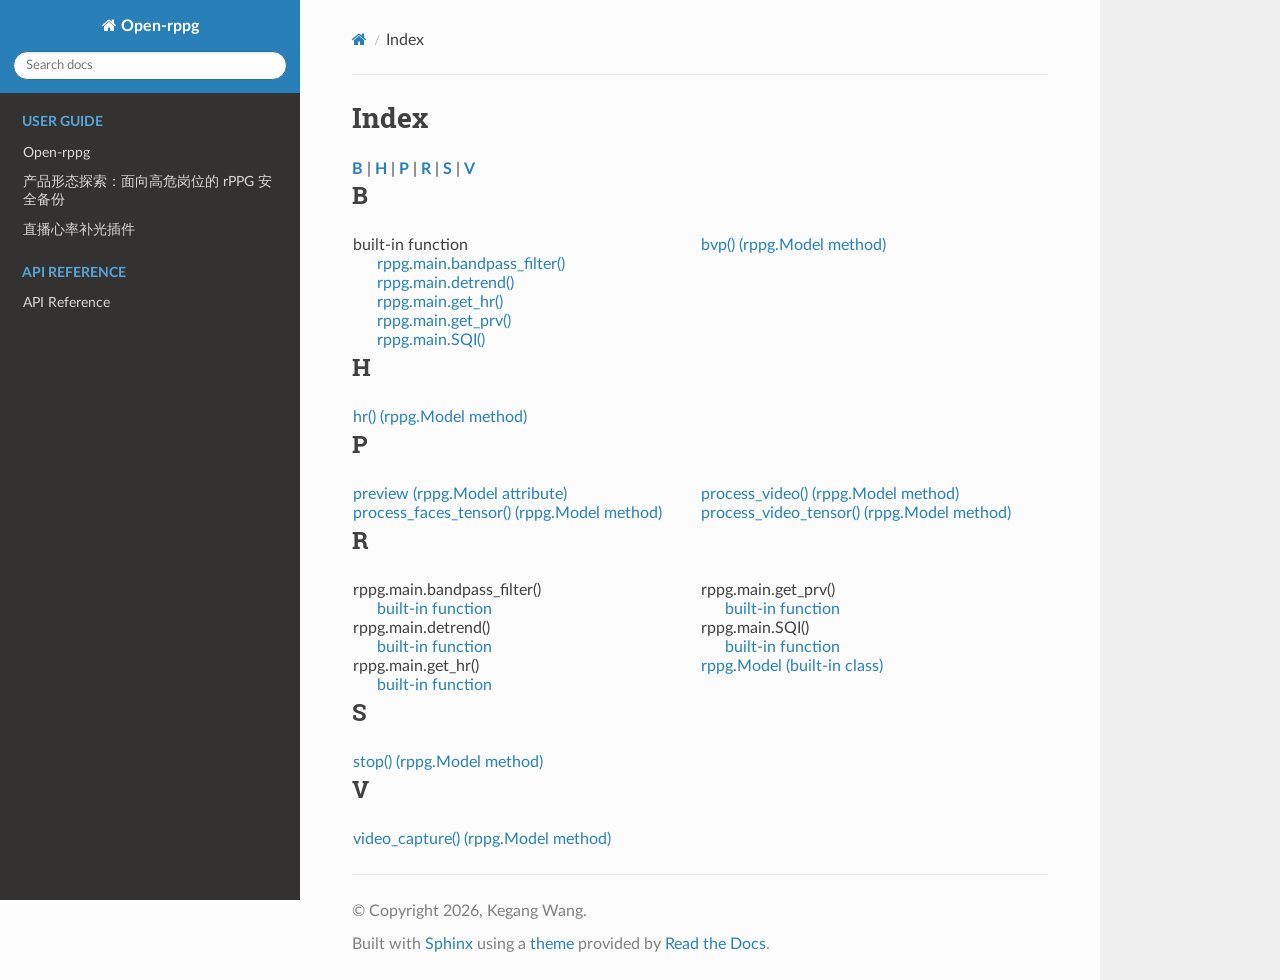
<file: genindex.html>
<!DOCTYPE html>
<html class="writer-html5" lang="en" data-content_root="./">
<head>
  <meta charset="utf-8" />
  <meta name="viewport" content="width=device-width, initial-scale=1.0" />
  <title>Index &mdash; Open-rppg 0.1.0 documentation</title>
      <link rel="stylesheet" type="text/css" href="_static/pygments.css?v=b86133f3" />
      <link rel="stylesheet" type="text/css" href="_static/css/theme.css?v=9edc463e" />

  
      <script src="_static/jquery.js?v=5d32c60e"></script>
      <script src="_static/_sphinx_javascript_frameworks_compat.js?v=2cd50e6c"></script>
      <script src="_static/documentation_options.js?v=01f34227"></script>
      <script src="_static/doctools.js?v=9bcbadda"></script>
      <script src="_static/sphinx_highlight.js?v=dc90522c"></script>
    <script src="_static/js/theme.js"></script>
    <link rel="index" title="Index" href="#" />
    <link rel="search" title="Search" href="search.html" /> 
</head>

<body class="wy-body-for-nav"> 
  <div class="wy-grid-for-nav">
    <nav data-toggle="wy-nav-shift" class="wy-nav-side">
      <div class="wy-side-scroll">
        <div class="wy-side-nav-search" >

          
          
          <a href="index.html" class="icon icon-home">
            Open-rppg
          </a>
<div role="search">
  <form id="rtd-search-form" class="wy-form" action="search.html" method="get">
    <input type="text" name="q" placeholder="Search docs" aria-label="Search docs" />
    <input type="hidden" name="check_keywords" value="yes" />
    <input type="hidden" name="area" value="default" />
  </form>
</div>
        </div><div class="wy-menu wy-menu-vertical" data-spy="affix" role="navigation" aria-label="Navigation menu">
              <p class="caption" role="heading"><span class="caption-text">User Guide</span></p>
<ul>
<li class="toctree-l1"><a class="reference internal" href="intro.html">Open-rppg</a></li>
<li class="toctree-l1"><a class="reference internal" href="product_form.html">产品形态探索：面向高危岗位的 rPPG 安全备份</a></li>
<li class="toctree-l1"><a class="reference internal" href="live_stream_plugin.html">直播心率补光插件</a></li>
</ul>
<p class="caption" role="heading"><span class="caption-text">API Reference</span></p>
<ul>
<li class="toctree-l1"><a class="reference internal" href="api.html">API Reference</a></li>
</ul>

        </div>
      </div>
    </nav>

    <section data-toggle="wy-nav-shift" class="wy-nav-content-wrap"><nav class="wy-nav-top" aria-label="Mobile navigation menu" >
          <i data-toggle="wy-nav-top" class="fa fa-bars"></i>
          <a href="index.html">Open-rppg</a>
      </nav>

      <div class="wy-nav-content">
        <div class="rst-content">
          <div role="navigation" aria-label="Page navigation">
  <ul class="wy-breadcrumbs">
      <li><a href="index.html" class="icon icon-home" aria-label="Home"></a></li>
      <li class="breadcrumb-item active">Index</li>
      <li class="wy-breadcrumbs-aside">
      </li>
  </ul>
  <hr/>
</div>
          <div role="main" class="document" itemscope="itemscope" itemtype="http://schema.org/Article">
           <div itemprop="articleBody">
             

<h1 id="index">Index</h1>

<div class="genindex-jumpbox">
 <a href="#B"><strong>B</strong></a>
 | <a href="#H"><strong>H</strong></a>
 | <a href="#P"><strong>P</strong></a>
 | <a href="#R"><strong>R</strong></a>
 | <a href="#S"><strong>S</strong></a>
 | <a href="#V"><strong>V</strong></a>
 
</div>
<h2 id="B">B</h2>
<table style="width: 100%" class="indextable genindextable"><tr>
  <td style="width: 33%; vertical-align: top;"><ul>
      <li>
    built-in function

      <ul>
        <li><a href="api.html#rppg.main.bandpass_filter">rppg.main.bandpass_filter()</a>
</li>
        <li><a href="api.html#rppg.main.detrend">rppg.main.detrend()</a>
</li>
        <li><a href="api.html#rppg.main.get_hr">rppg.main.get_hr()</a>
</li>
        <li><a href="api.html#rppg.main.get_prv">rppg.main.get_prv()</a>
</li>
        <li><a href="api.html#rppg.main.SQI">rppg.main.SQI()</a>
</li>
      </ul></li>
  </ul></td>
  <td style="width: 33%; vertical-align: top;"><ul>
      <li><a href="api.html#rppg.Model.bvp">bvp() (rppg.Model method)</a>
</li>
  </ul></td>
</tr></table>

<h2 id="H">H</h2>
<table style="width: 100%" class="indextable genindextable"><tr>
  <td style="width: 33%; vertical-align: top;"><ul>
      <li><a href="api.html#rppg.Model.hr">hr() (rppg.Model method)</a>
</li>
  </ul></td>
</tr></table>

<h2 id="P">P</h2>
<table style="width: 100%" class="indextable genindextable"><tr>
  <td style="width: 33%; vertical-align: top;"><ul>
      <li><a href="api.html#rppg.Model.preview">preview (rppg.Model attribute)</a>
</li>
      <li><a href="api.html#rppg.Model.process_faces_tensor">process_faces_tensor() (rppg.Model method)</a>
</li>
  </ul></td>
  <td style="width: 33%; vertical-align: top;"><ul>
      <li><a href="api.html#rppg.Model.process_video">process_video() (rppg.Model method)</a>
</li>
      <li><a href="api.html#rppg.Model.process_video_tensor">process_video_tensor() (rppg.Model method)</a>
</li>
  </ul></td>
</tr></table>

<h2 id="R">R</h2>
<table style="width: 100%" class="indextable genindextable"><tr>
  <td style="width: 33%; vertical-align: top;"><ul>
      <li>
    rppg.main.bandpass_filter()

      <ul>
        <li><a href="api.html#rppg.main.bandpass_filter">built-in function</a>
</li>
      </ul></li>
      <li>
    rppg.main.detrend()

      <ul>
        <li><a href="api.html#rppg.main.detrend">built-in function</a>
</li>
      </ul></li>
      <li>
    rppg.main.get_hr()

      <ul>
        <li><a href="api.html#rppg.main.get_hr">built-in function</a>
</li>
      </ul></li>
  </ul></td>
  <td style="width: 33%; vertical-align: top;"><ul>
      <li>
    rppg.main.get_prv()

      <ul>
        <li><a href="api.html#rppg.main.get_prv">built-in function</a>
</li>
      </ul></li>
      <li>
    rppg.main.SQI()

      <ul>
        <li><a href="api.html#rppg.main.SQI">built-in function</a>
</li>
      </ul></li>
      <li><a href="api.html#rppg.Model">rppg.Model (built-in class)</a>
</li>
  </ul></td>
</tr></table>

<h2 id="S">S</h2>
<table style="width: 100%" class="indextable genindextable"><tr>
  <td style="width: 33%; vertical-align: top;"><ul>
      <li><a href="api.html#rppg.Model.stop">stop() (rppg.Model method)</a>
</li>
  </ul></td>
</tr></table>

<h2 id="V">V</h2>
<table style="width: 100%" class="indextable genindextable"><tr>
  <td style="width: 33%; vertical-align: top;"><ul>
      <li><a href="api.html#rppg.Model.video_capture">video_capture() (rppg.Model method)</a>
</li>
  </ul></td>
</tr></table>



           </div>
          </div>
          <footer>

  <hr/>

  <div role="contentinfo">
    <p>&#169; Copyright 2026, Kegang Wang.</p>
  </div>

  Built with <a href="https://www.sphinx-doc.org/">Sphinx</a> using a
    <a href="https://github.com/readthedocs/sphinx_rtd_theme">theme</a>
    provided by <a href="https://readthedocs.org">Read the Docs</a>.
   

</footer>
        </div>
      </div>
    </section>
  </div>
  <script>
      jQuery(function () {
          SphinxRtdTheme.Navigation.enable(true);
      });
  </script> 

</body>
</html>
</file>
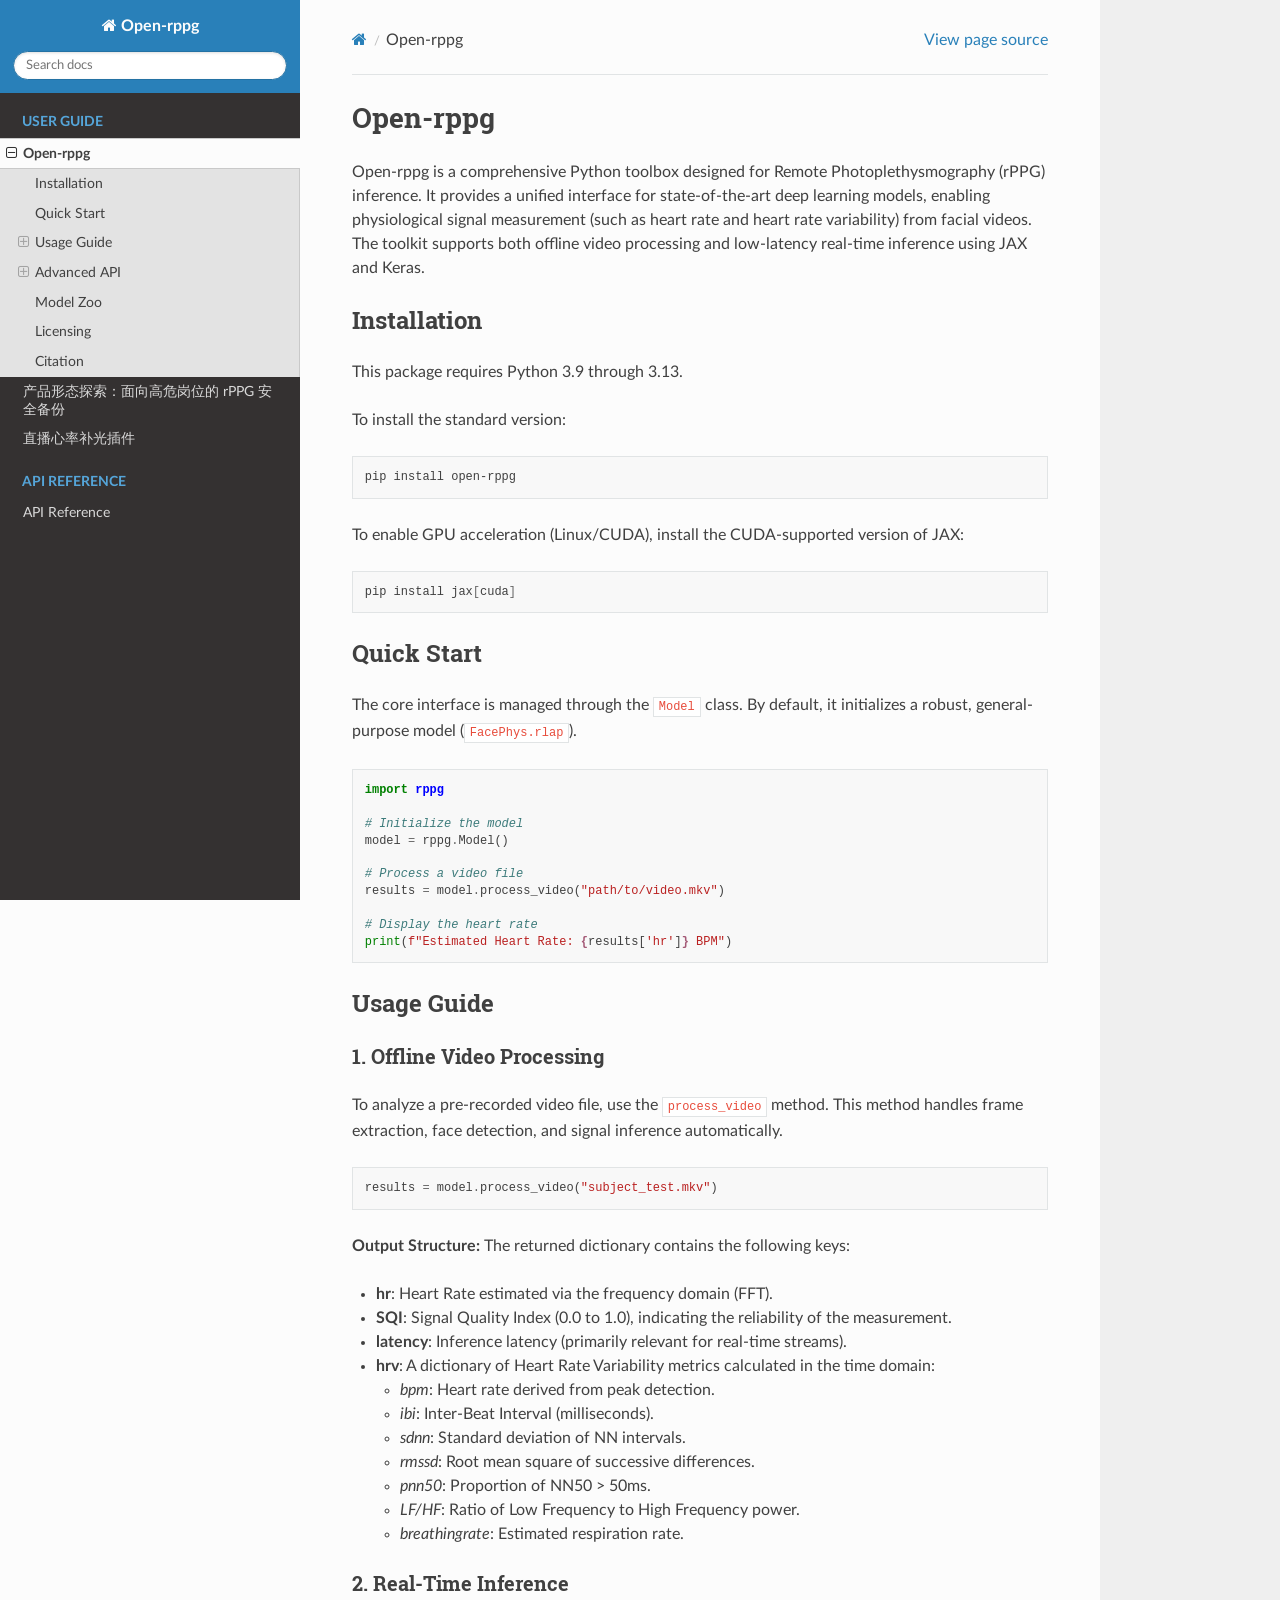
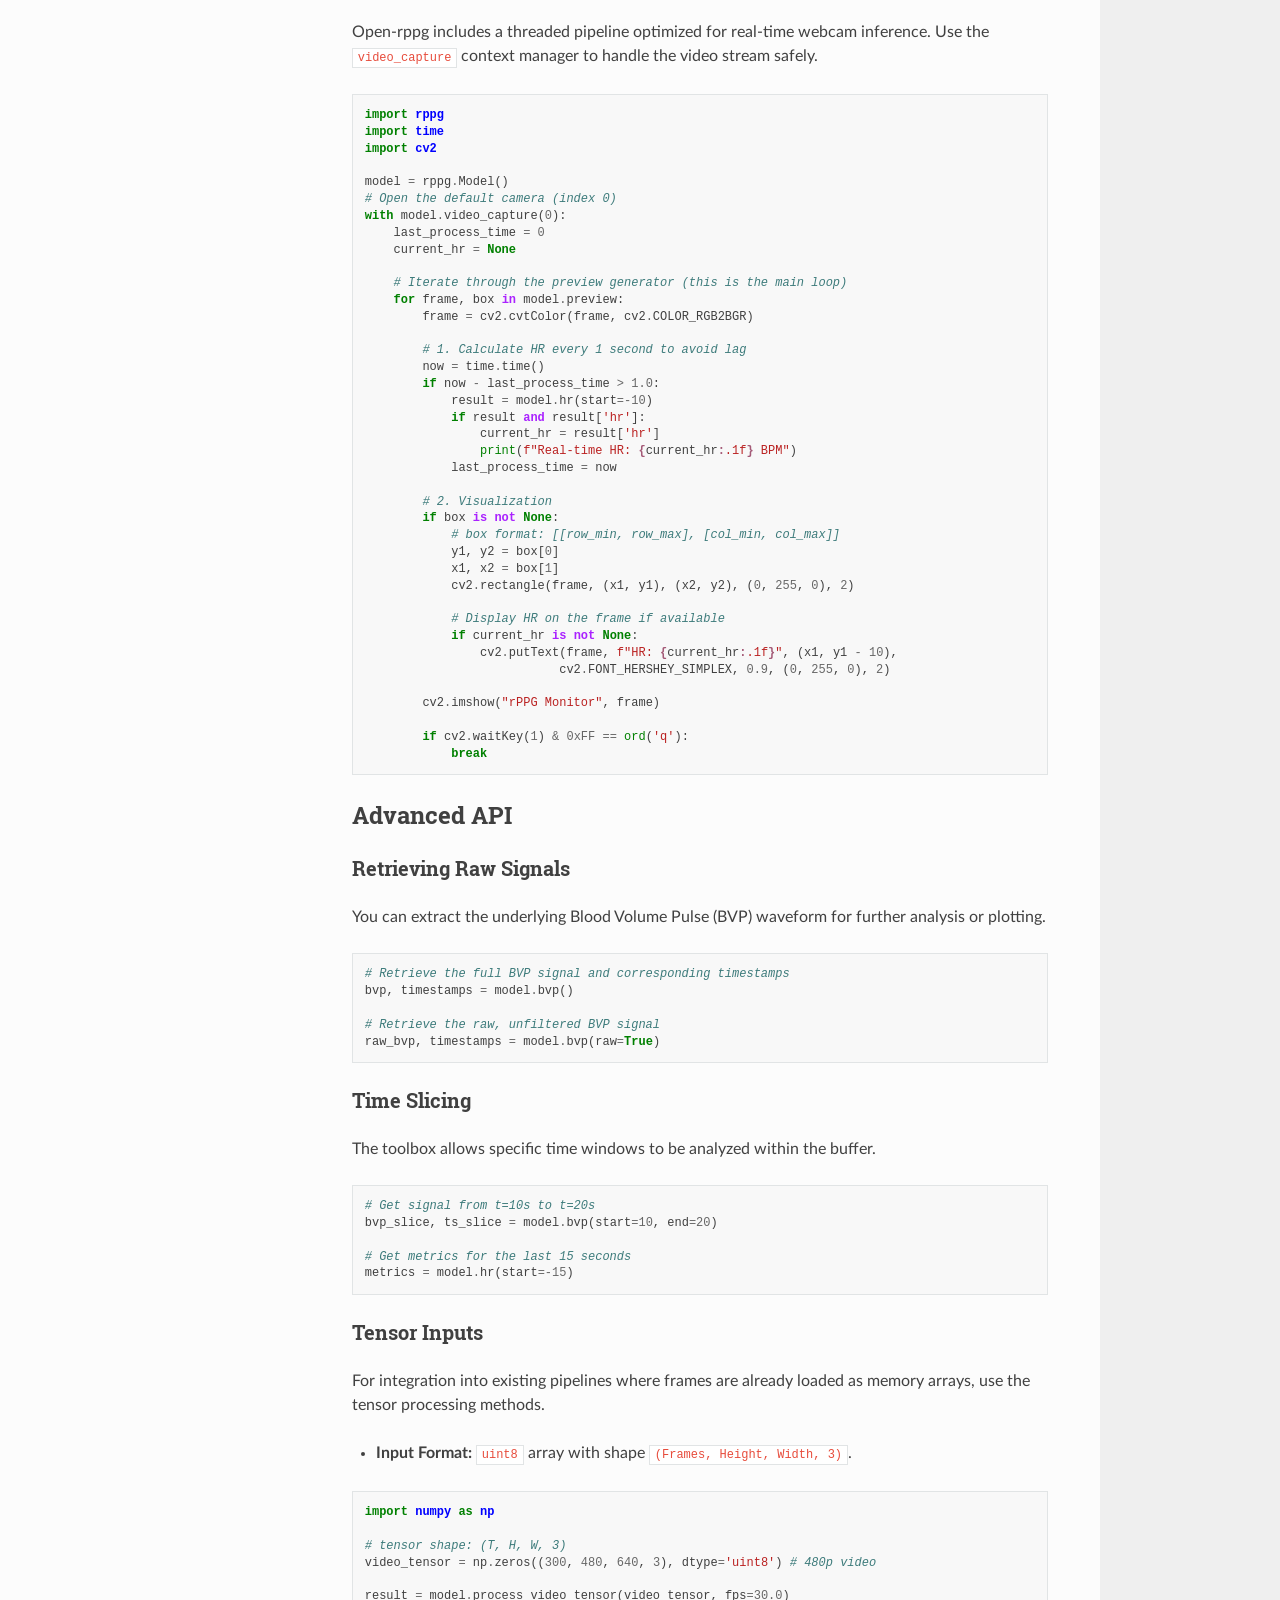
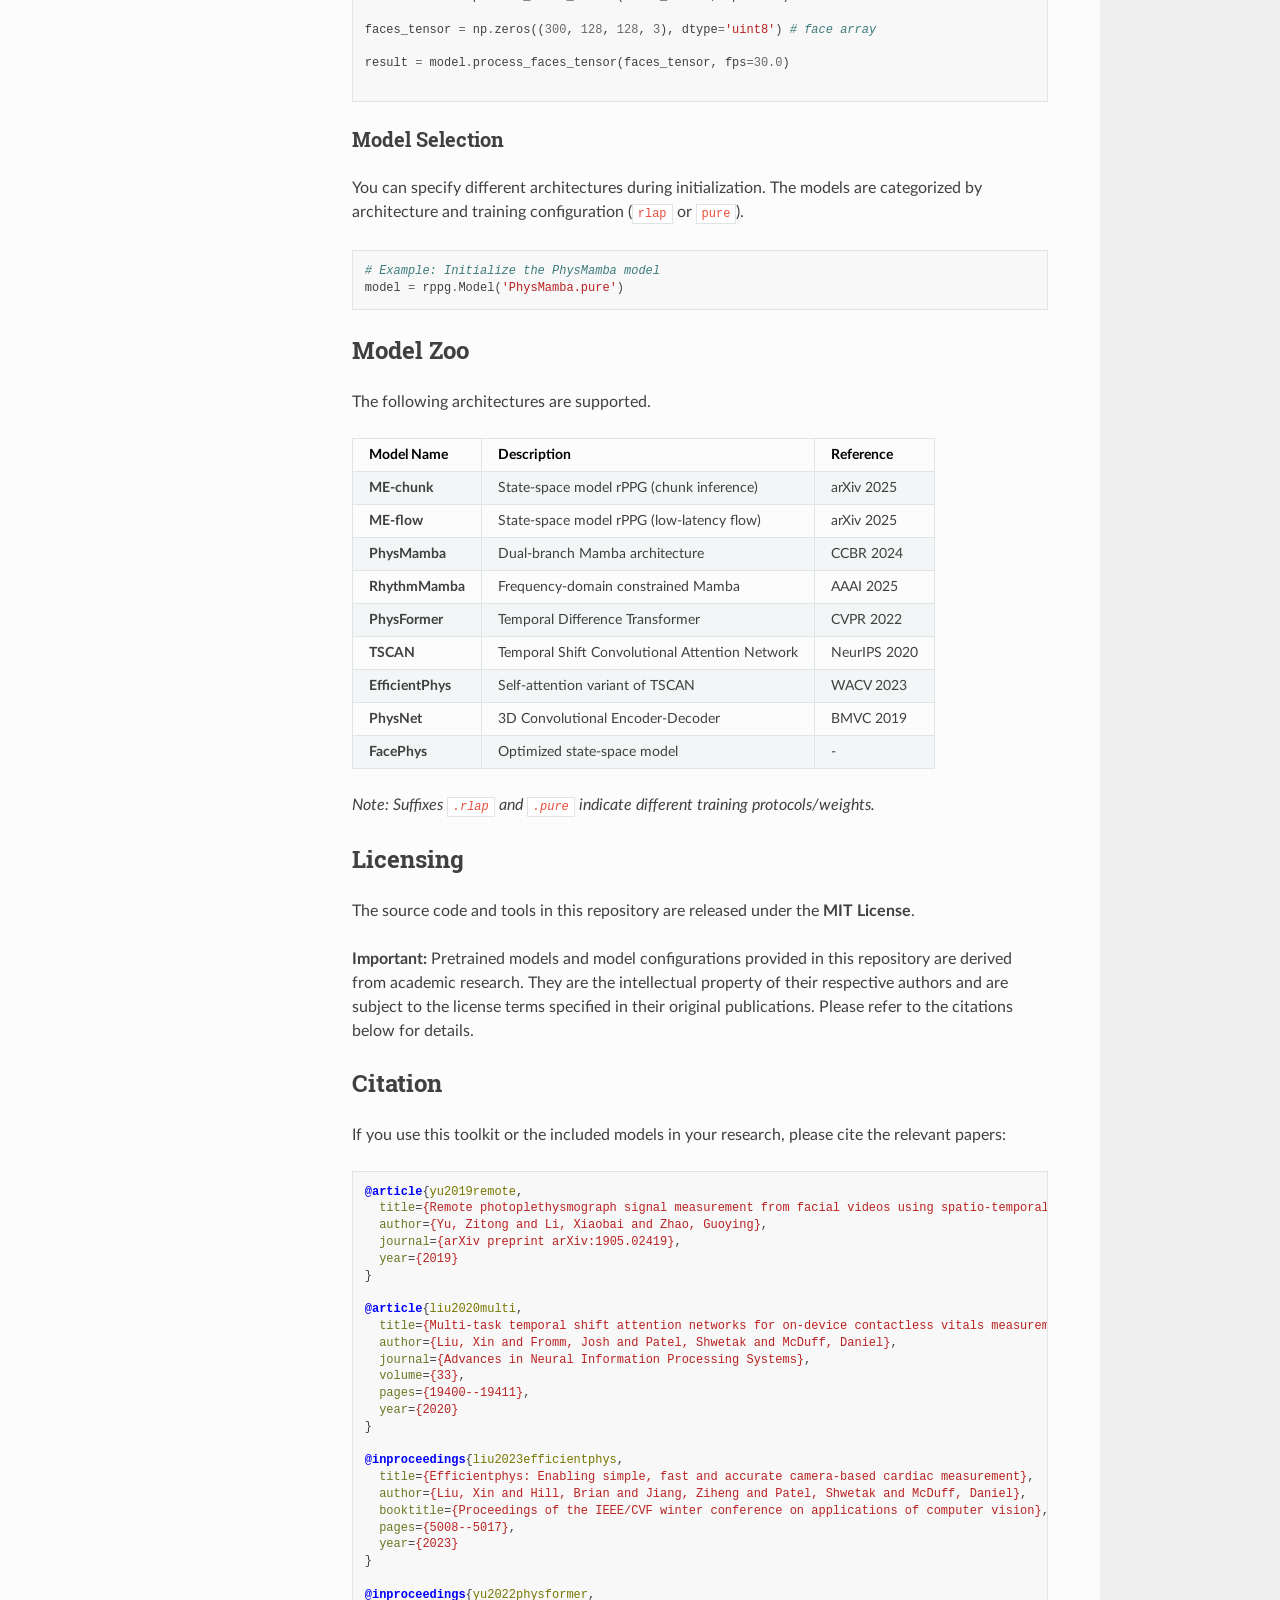
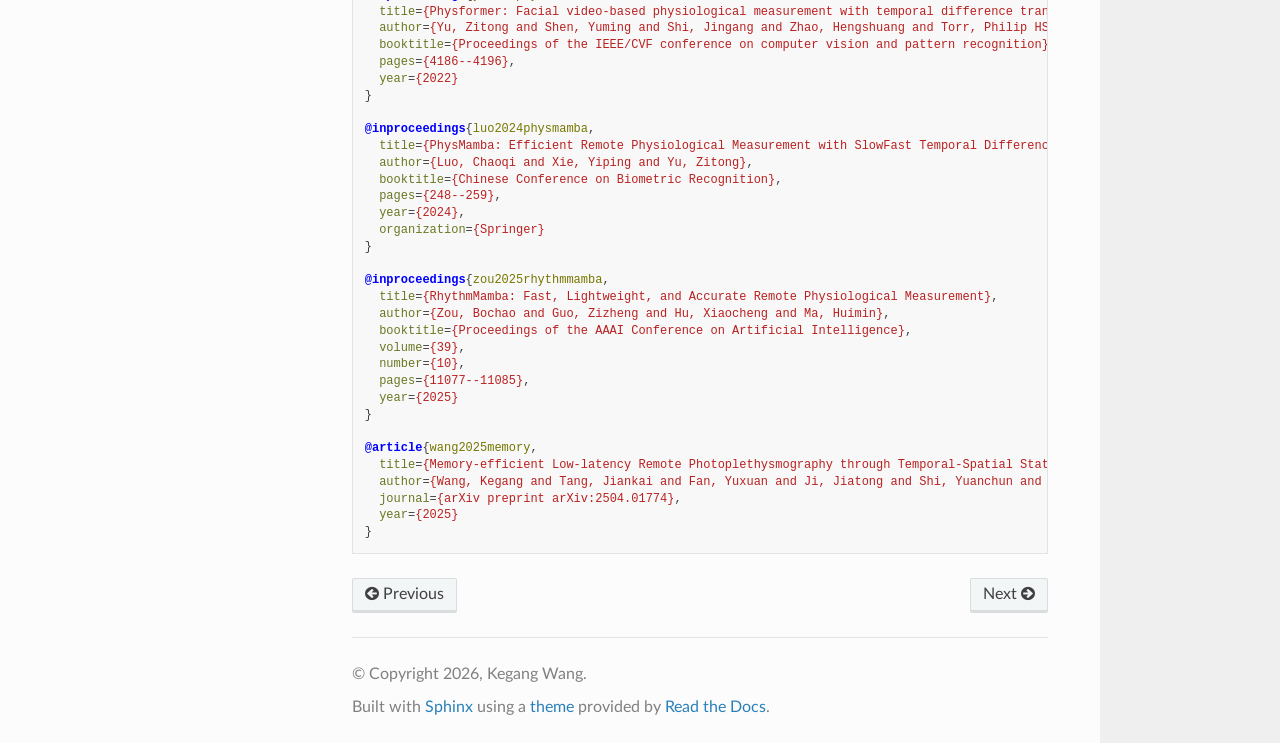
<file: intro.html>
<!DOCTYPE html>
<html class="writer-html5" lang="en" data-content_root="./">
<head>
  <meta charset="utf-8" /><meta name="viewport" content="width=device-width, initial-scale=1" />

  <meta name="viewport" content="width=device-width, initial-scale=1.0" />
  <title>Open-rppg &mdash; Open-rppg 0.1.0 documentation</title>
      <link rel="stylesheet" type="text/css" href="_static/pygments.css?v=b86133f3" />
      <link rel="stylesheet" type="text/css" href="_static/css/theme.css?v=9edc463e" />

  
      <script src="_static/jquery.js?v=5d32c60e"></script>
      <script src="_static/_sphinx_javascript_frameworks_compat.js?v=2cd50e6c"></script>
      <script src="_static/documentation_options.js?v=01f34227"></script>
      <script src="_static/doctools.js?v=9bcbadda"></script>
      <script src="_static/sphinx_highlight.js?v=dc90522c"></script>
    <script src="_static/js/theme.js"></script>
    <link rel="index" title="Index" href="genindex.html" />
    <link rel="search" title="Search" href="search.html" />
    <link rel="next" title="产品形态探索：面向高危岗位的 rPPG 安全备份" href="product_form.html" />
    <link rel="prev" title="open-rppg documentation" href="index.html" /> 
</head>

<body class="wy-body-for-nav"> 
  <div class="wy-grid-for-nav">
    <nav data-toggle="wy-nav-shift" class="wy-nav-side">
      <div class="wy-side-scroll">
        <div class="wy-side-nav-search" >

          
          
          <a href="index.html" class="icon icon-home">
            Open-rppg
          </a>
<div role="search">
  <form id="rtd-search-form" class="wy-form" action="search.html" method="get">
    <input type="text" name="q" placeholder="Search docs" aria-label="Search docs" />
    <input type="hidden" name="check_keywords" value="yes" />
    <input type="hidden" name="area" value="default" />
  </form>
</div>
        </div><div class="wy-menu wy-menu-vertical" data-spy="affix" role="navigation" aria-label="Navigation menu">
              <p class="caption" role="heading"><span class="caption-text">User Guide</span></p>
<ul class="current">
<li class="toctree-l1 current"><a class="current reference internal" href="#">Open-rppg</a><ul>
<li class="toctree-l2"><a class="reference internal" href="#installation">Installation</a></li>
<li class="toctree-l2"><a class="reference internal" href="#quick-start">Quick Start</a></li>
<li class="toctree-l2"><a class="reference internal" href="#usage-guide">Usage Guide</a><ul>
<li class="toctree-l3"><a class="reference internal" href="#offline-video-processing">1. Offline Video Processing</a></li>
<li class="toctree-l3"><a class="reference internal" href="#real-time-inference">2. Real-Time Inference</a></li>
</ul>
</li>
<li class="toctree-l2"><a class="reference internal" href="#advanced-api">Advanced API</a><ul>
<li class="toctree-l3"><a class="reference internal" href="#retrieving-raw-signals">Retrieving Raw Signals</a></li>
<li class="toctree-l3"><a class="reference internal" href="#time-slicing">Time Slicing</a></li>
<li class="toctree-l3"><a class="reference internal" href="#tensor-inputs">Tensor Inputs</a></li>
<li class="toctree-l3"><a class="reference internal" href="#model-selection">Model Selection</a></li>
</ul>
</li>
<li class="toctree-l2"><a class="reference internal" href="#model-zoo">Model Zoo</a></li>
<li class="toctree-l2"><a class="reference internal" href="#licensing">Licensing</a></li>
<li class="toctree-l2"><a class="reference internal" href="#citation">Citation</a></li>
</ul>
</li>
<li class="toctree-l1"><a class="reference internal" href="product_form.html">产品形态探索：面向高危岗位的 rPPG 安全备份</a></li>
<li class="toctree-l1"><a class="reference internal" href="live_stream_plugin.html">直播心率补光插件</a></li>
</ul>
<p class="caption" role="heading"><span class="caption-text">API Reference</span></p>
<ul>
<li class="toctree-l1"><a class="reference internal" href="api.html">API Reference</a></li>
</ul>

        </div>
      </div>
    </nav>

    <section data-toggle="wy-nav-shift" class="wy-nav-content-wrap"><nav class="wy-nav-top" aria-label="Mobile navigation menu" >
          <i data-toggle="wy-nav-top" class="fa fa-bars"></i>
          <a href="index.html">Open-rppg</a>
      </nav>

      <div class="wy-nav-content">
        <div class="rst-content">
          <div role="navigation" aria-label="Page navigation">
  <ul class="wy-breadcrumbs">
      <li><a href="index.html" class="icon icon-home" aria-label="Home"></a></li>
      <li class="breadcrumb-item active">Open-rppg</li>
      <li class="wy-breadcrumbs-aside">
            <a href="_sources/intro.md.txt" rel="nofollow"> View page source</a>
      </li>
  </ul>
  <hr/>
</div>
          <div role="main" class="document" itemscope="itemscope" itemtype="http://schema.org/Article">
           <div itemprop="articleBody">
             
  <section id="open-rppg">
<h1>Open-rppg<a class="headerlink" href="#open-rppg" title="Link to this heading"></a></h1>
<p>Open-rppg is a comprehensive Python toolbox designed for Remote Photoplethysmography (rPPG) inference. It provides a unified interface for state-of-the-art deep learning models, enabling physiological signal measurement (such as heart rate and heart rate variability) from facial videos. The toolkit supports both offline video processing and low-latency real-time inference using JAX and Keras.</p>
<section id="installation">
<h2>Installation<a class="headerlink" href="#installation" title="Link to this heading"></a></h2>
<p>This package requires Python 3.9 through 3.13.</p>
<p>To install the standard version:</p>
<div class="highlight-bash notranslate"><div class="highlight"><pre><span></span>pip<span class="w"> </span>install<span class="w"> </span>open-rppg
</pre></div>
</div>
<p>To enable GPU acceleration (Linux/CUDA), install the CUDA-supported version of JAX:</p>
<div class="highlight-bash notranslate"><div class="highlight"><pre><span></span>pip<span class="w"> </span>install<span class="w"> </span>jax<span class="o">[</span>cuda<span class="o">]</span>
</pre></div>
</div>
</section>
<section id="quick-start">
<h2>Quick Start<a class="headerlink" href="#quick-start" title="Link to this heading"></a></h2>
<p>The core interface is managed through the <code class="docutils literal notranslate"><span class="pre">Model</span></code> class. By default, it initializes a robust, general-purpose model (<code class="docutils literal notranslate"><span class="pre">FacePhys.rlap</span></code>).</p>
<div class="highlight-python notranslate"><div class="highlight"><pre><span></span><span class="kn">import</span><span class="w"> </span><span class="nn">rppg</span>

<span class="c1"># Initialize the model</span>
<span class="n">model</span> <span class="o">=</span> <span class="n">rppg</span><span class="o">.</span><span class="n">Model</span><span class="p">()</span>

<span class="c1"># Process a video file</span>
<span class="n">results</span> <span class="o">=</span> <span class="n">model</span><span class="o">.</span><span class="n">process_video</span><span class="p">(</span><span class="s2">&quot;path/to/video.mkv&quot;</span><span class="p">)</span>

<span class="c1"># Display the heart rate</span>
<span class="nb">print</span><span class="p">(</span><span class="sa">f</span><span class="s2">&quot;Estimated Heart Rate: </span><span class="si">{</span><span class="n">results</span><span class="p">[</span><span class="s1">&#39;hr&#39;</span><span class="p">]</span><span class="si">}</span><span class="s2"> BPM&quot;</span><span class="p">)</span>
</pre></div>
</div>
</section>
<section id="usage-guide">
<h2>Usage Guide<a class="headerlink" href="#usage-guide" title="Link to this heading"></a></h2>
<section id="offline-video-processing">
<h3>1. Offline Video Processing<a class="headerlink" href="#offline-video-processing" title="Link to this heading"></a></h3>
<p>To analyze a pre-recorded video file, use the <code class="docutils literal notranslate"><span class="pre">process_video</span></code> method. This method handles frame extraction, face detection, and signal inference automatically.</p>
<div class="highlight-python notranslate"><div class="highlight"><pre><span></span><span class="n">results</span> <span class="o">=</span> <span class="n">model</span><span class="o">.</span><span class="n">process_video</span><span class="p">(</span><span class="s2">&quot;subject_test.mkv&quot;</span><span class="p">)</span>
</pre></div>
</div>
<p><strong>Output Structure:</strong>
The returned dictionary contains the following keys:</p>
<ul class="simple">
<li><p><strong>hr</strong>: Heart Rate estimated via the frequency domain (FFT).</p></li>
<li><p><strong>SQI</strong>: Signal Quality Index (0.0 to 1.0), indicating the reliability of the measurement.</p></li>
<li><p><strong>latency</strong>: Inference latency (primarily relevant for real-time streams).</p></li>
<li><p><strong>hrv</strong>: A dictionary of Heart Rate Variability metrics calculated in the time domain:</p>
<ul>
<li><p><em>bpm</em>: Heart rate derived from peak detection.</p></li>
<li><p><em>ibi</em>: Inter-Beat Interval (milliseconds).</p></li>
<li><p><em>sdnn</em>: Standard deviation of NN intervals.</p></li>
<li><p><em>rmssd</em>: Root mean square of successive differences.</p></li>
<li><p><em>pnn50</em>: Proportion of NN50 &gt; 50ms.</p></li>
<li><p><em>LF/HF</em>: Ratio of Low Frequency to High Frequency power.</p></li>
<li><p><em>breathingrate</em>: Estimated respiration rate.</p></li>
</ul>
</li>
</ul>
</section>
<section id="real-time-inference">
<h3>2. Real-Time Inference<a class="headerlink" href="#real-time-inference" title="Link to this heading"></a></h3>
<p>Open-rppg includes a threaded pipeline optimized for real-time webcam inference. Use the <code class="docutils literal notranslate"><span class="pre">video_capture</span></code> context manager to handle the video stream safely.</p>
<div class="highlight-python notranslate"><div class="highlight"><pre><span></span><span class="kn">import</span><span class="w"> </span><span class="nn">rppg</span>
<span class="kn">import</span><span class="w"> </span><span class="nn">time</span>
<span class="kn">import</span><span class="w"> </span><span class="nn">cv2</span>

<span class="n">model</span> <span class="o">=</span> <span class="n">rppg</span><span class="o">.</span><span class="n">Model</span><span class="p">()</span>
<span class="c1"># Open the default camera (index 0)</span>
<span class="k">with</span> <span class="n">model</span><span class="o">.</span><span class="n">video_capture</span><span class="p">(</span><span class="mi">0</span><span class="p">):</span>
    <span class="n">last_process_time</span> <span class="o">=</span> <span class="mi">0</span>
    <span class="n">current_hr</span> <span class="o">=</span> <span class="kc">None</span>
    
    <span class="c1"># Iterate through the preview generator (this is the main loop)</span>
    <span class="k">for</span> <span class="n">frame</span><span class="p">,</span> <span class="n">box</span> <span class="ow">in</span> <span class="n">model</span><span class="o">.</span><span class="n">preview</span><span class="p">:</span>
        <span class="n">frame</span> <span class="o">=</span> <span class="n">cv2</span><span class="o">.</span><span class="n">cvtColor</span><span class="p">(</span><span class="n">frame</span><span class="p">,</span> <span class="n">cv2</span><span class="o">.</span><span class="n">COLOR_RGB2BGR</span><span class="p">)</span>
        
        <span class="c1"># 1. Calculate HR every 1 second to avoid lag</span>
        <span class="n">now</span> <span class="o">=</span> <span class="n">time</span><span class="o">.</span><span class="n">time</span><span class="p">()</span>
        <span class="k">if</span> <span class="n">now</span> <span class="o">-</span> <span class="n">last_process_time</span> <span class="o">&gt;</span> <span class="mf">1.0</span><span class="p">:</span>
            <span class="n">result</span> <span class="o">=</span> <span class="n">model</span><span class="o">.</span><span class="n">hr</span><span class="p">(</span><span class="n">start</span><span class="o">=-</span><span class="mi">10</span><span class="p">)</span>
            <span class="k">if</span> <span class="n">result</span> <span class="ow">and</span> <span class="n">result</span><span class="p">[</span><span class="s1">&#39;hr&#39;</span><span class="p">]:</span>
                <span class="n">current_hr</span> <span class="o">=</span> <span class="n">result</span><span class="p">[</span><span class="s1">&#39;hr&#39;</span><span class="p">]</span>
                <span class="nb">print</span><span class="p">(</span><span class="sa">f</span><span class="s2">&quot;Real-time HR: </span><span class="si">{</span><span class="n">current_hr</span><span class="si">:</span><span class="s2">.1f</span><span class="si">}</span><span class="s2"> BPM&quot;</span><span class="p">)</span>
            <span class="n">last_process_time</span> <span class="o">=</span> <span class="n">now</span>
            
        <span class="c1"># 2. Visualization</span>
        <span class="k">if</span> <span class="n">box</span> <span class="ow">is</span> <span class="ow">not</span> <span class="kc">None</span><span class="p">:</span>
            <span class="c1"># box format: [[row_min, row_max], [col_min, col_max]]</span>
            <span class="n">y1</span><span class="p">,</span> <span class="n">y2</span> <span class="o">=</span> <span class="n">box</span><span class="p">[</span><span class="mi">0</span><span class="p">]</span>
            <span class="n">x1</span><span class="p">,</span> <span class="n">x2</span> <span class="o">=</span> <span class="n">box</span><span class="p">[</span><span class="mi">1</span><span class="p">]</span>
            <span class="n">cv2</span><span class="o">.</span><span class="n">rectangle</span><span class="p">(</span><span class="n">frame</span><span class="p">,</span> <span class="p">(</span><span class="n">x1</span><span class="p">,</span> <span class="n">y1</span><span class="p">),</span> <span class="p">(</span><span class="n">x2</span><span class="p">,</span> <span class="n">y2</span><span class="p">),</span> <span class="p">(</span><span class="mi">0</span><span class="p">,</span> <span class="mi">255</span><span class="p">,</span> <span class="mi">0</span><span class="p">),</span> <span class="mi">2</span><span class="p">)</span>
            
            <span class="c1"># Display HR on the frame if available</span>
            <span class="k">if</span> <span class="n">current_hr</span> <span class="ow">is</span> <span class="ow">not</span> <span class="kc">None</span><span class="p">:</span>
                <span class="n">cv2</span><span class="o">.</span><span class="n">putText</span><span class="p">(</span><span class="n">frame</span><span class="p">,</span> <span class="sa">f</span><span class="s2">&quot;HR: </span><span class="si">{</span><span class="n">current_hr</span><span class="si">:</span><span class="s2">.1f</span><span class="si">}</span><span class="s2">&quot;</span><span class="p">,</span> <span class="p">(</span><span class="n">x1</span><span class="p">,</span> <span class="n">y1</span> <span class="o">-</span> <span class="mi">10</span><span class="p">),</span> 
                           <span class="n">cv2</span><span class="o">.</span><span class="n">FONT_HERSHEY_SIMPLEX</span><span class="p">,</span> <span class="mf">0.9</span><span class="p">,</span> <span class="p">(</span><span class="mi">0</span><span class="p">,</span> <span class="mi">255</span><span class="p">,</span> <span class="mi">0</span><span class="p">),</span> <span class="mi">2</span><span class="p">)</span>
        
        <span class="n">cv2</span><span class="o">.</span><span class="n">imshow</span><span class="p">(</span><span class="s2">&quot;rPPG Monitor&quot;</span><span class="p">,</span> <span class="n">frame</span><span class="p">)</span>
        
        <span class="k">if</span> <span class="n">cv2</span><span class="o">.</span><span class="n">waitKey</span><span class="p">(</span><span class="mi">1</span><span class="p">)</span> <span class="o">&amp;</span> <span class="mh">0xFF</span> <span class="o">==</span> <span class="nb">ord</span><span class="p">(</span><span class="s1">&#39;q&#39;</span><span class="p">):</span>
            <span class="k">break</span>
</pre></div>
</div>
</section>
</section>
<section id="advanced-api">
<h2>Advanced API<a class="headerlink" href="#advanced-api" title="Link to this heading"></a></h2>
<section id="retrieving-raw-signals">
<h3>Retrieving Raw Signals<a class="headerlink" href="#retrieving-raw-signals" title="Link to this heading"></a></h3>
<p>You can extract the underlying Blood Volume Pulse (BVP) waveform for further analysis or plotting.</p>
<div class="highlight-python notranslate"><div class="highlight"><pre><span></span><span class="c1"># Retrieve the full BVP signal and corresponding timestamps</span>
<span class="n">bvp</span><span class="p">,</span> <span class="n">timestamps</span> <span class="o">=</span> <span class="n">model</span><span class="o">.</span><span class="n">bvp</span><span class="p">()</span>

<span class="c1"># Retrieve the raw, unfiltered BVP signal</span>
<span class="n">raw_bvp</span><span class="p">,</span> <span class="n">timestamps</span> <span class="o">=</span> <span class="n">model</span><span class="o">.</span><span class="n">bvp</span><span class="p">(</span><span class="n">raw</span><span class="o">=</span><span class="kc">True</span><span class="p">)</span>
</pre></div>
</div>
</section>
<section id="time-slicing">
<h3>Time Slicing<a class="headerlink" href="#time-slicing" title="Link to this heading"></a></h3>
<p>The toolbox allows specific time windows to be analyzed within the buffer.</p>
<div class="highlight-python notranslate"><div class="highlight"><pre><span></span><span class="c1"># Get signal from t=10s to t=20s</span>
<span class="n">bvp_slice</span><span class="p">,</span> <span class="n">ts_slice</span> <span class="o">=</span> <span class="n">model</span><span class="o">.</span><span class="n">bvp</span><span class="p">(</span><span class="n">start</span><span class="o">=</span><span class="mi">10</span><span class="p">,</span> <span class="n">end</span><span class="o">=</span><span class="mi">20</span><span class="p">)</span>

<span class="c1"># Get metrics for the last 15 seconds</span>
<span class="n">metrics</span> <span class="o">=</span> <span class="n">model</span><span class="o">.</span><span class="n">hr</span><span class="p">(</span><span class="n">start</span><span class="o">=-</span><span class="mi">15</span><span class="p">)</span>
</pre></div>
</div>
</section>
<section id="tensor-inputs">
<h3>Tensor Inputs<a class="headerlink" href="#tensor-inputs" title="Link to this heading"></a></h3>
<p>For integration into existing pipelines where frames are already loaded as memory arrays, use the tensor processing methods.</p>
<ul class="simple">
<li><p><strong>Input Format:</strong> <code class="docutils literal notranslate"><span class="pre">uint8</span></code> array with shape <code class="docutils literal notranslate"><span class="pre">(Frames,</span> <span class="pre">Height,</span> <span class="pre">Width,</span> <span class="pre">3)</span></code>.</p></li>
</ul>
<div class="highlight-python notranslate"><div class="highlight"><pre><span></span><span class="kn">import</span><span class="w"> </span><span class="nn">numpy</span><span class="w"> </span><span class="k">as</span><span class="w"> </span><span class="nn">np</span>

<span class="c1"># tensor shape: (T, H, W, 3)</span>
<span class="n">video_tensor</span> <span class="o">=</span> <span class="n">np</span><span class="o">.</span><span class="n">zeros</span><span class="p">((</span><span class="mi">300</span><span class="p">,</span> <span class="mi">480</span><span class="p">,</span> <span class="mi">640</span><span class="p">,</span> <span class="mi">3</span><span class="p">),</span> <span class="n">dtype</span><span class="o">=</span><span class="s1">&#39;uint8&#39;</span><span class="p">)</span> <span class="c1"># 480p video</span>

<span class="n">result</span> <span class="o">=</span> <span class="n">model</span><span class="o">.</span><span class="n">process_video_tensor</span><span class="p">(</span><span class="n">video_tensor</span><span class="p">,</span> <span class="n">fps</span><span class="o">=</span><span class="mf">30.0</span><span class="p">)</span>

<span class="n">faces_tensor</span> <span class="o">=</span> <span class="n">np</span><span class="o">.</span><span class="n">zeros</span><span class="p">((</span><span class="mi">300</span><span class="p">,</span> <span class="mi">128</span><span class="p">,</span> <span class="mi">128</span><span class="p">,</span> <span class="mi">3</span><span class="p">),</span> <span class="n">dtype</span><span class="o">=</span><span class="s1">&#39;uint8&#39;</span><span class="p">)</span> <span class="c1"># face array</span>

<span class="n">result</span> <span class="o">=</span> <span class="n">model</span><span class="o">.</span><span class="n">process_faces_tensor</span><span class="p">(</span><span class="n">faces_tensor</span><span class="p">,</span> <span class="n">fps</span><span class="o">=</span><span class="mf">30.0</span><span class="p">)</span>

</pre></div>
</div>
</section>
<section id="model-selection">
<h3>Model Selection<a class="headerlink" href="#model-selection" title="Link to this heading"></a></h3>
<p>You can specify different architectures during initialization. The models are categorized by architecture and training configuration (<code class="docutils literal notranslate"><span class="pre">rlap</span></code> or <code class="docutils literal notranslate"><span class="pre">pure</span></code>).</p>
<div class="highlight-python notranslate"><div class="highlight"><pre><span></span><span class="c1"># Example: Initialize the PhysMamba model</span>
<span class="n">model</span> <span class="o">=</span> <span class="n">rppg</span><span class="o">.</span><span class="n">Model</span><span class="p">(</span><span class="s1">&#39;PhysMamba.pure&#39;</span><span class="p">)</span>
</pre></div>
</div>
</section>
</section>
<section id="model-zoo">
<h2>Model Zoo<a class="headerlink" href="#model-zoo" title="Link to this heading"></a></h2>
<p>The following architectures are supported.</p>
<table class="docutils align-default">
<thead>
<tr class="row-odd"><th class="head text-left"><p>Model Name</p></th>
<th class="head text-left"><p>Description</p></th>
<th class="head text-left"><p>Reference</p></th>
</tr>
</thead>
<tbody>
<tr class="row-even"><td class="text-left"><p><strong>ME-chunk</strong></p></td>
<td class="text-left"><p>State-space model rPPG (chunk inference)</p></td>
<td class="text-left"><p>arXiv 2025</p></td>
</tr>
<tr class="row-odd"><td class="text-left"><p><strong>ME-flow</strong></p></td>
<td class="text-left"><p>State-space model rPPG (low-latency flow)</p></td>
<td class="text-left"><p>arXiv 2025</p></td>
</tr>
<tr class="row-even"><td class="text-left"><p><strong>PhysMamba</strong></p></td>
<td class="text-left"><p>Dual-branch Mamba architecture</p></td>
<td class="text-left"><p>CCBR 2024</p></td>
</tr>
<tr class="row-odd"><td class="text-left"><p><strong>RhythmMamba</strong></p></td>
<td class="text-left"><p>Frequency-domain constrained Mamba</p></td>
<td class="text-left"><p>AAAI 2025</p></td>
</tr>
<tr class="row-even"><td class="text-left"><p><strong>PhysFormer</strong></p></td>
<td class="text-left"><p>Temporal Difference Transformer</p></td>
<td class="text-left"><p>CVPR 2022</p></td>
</tr>
<tr class="row-odd"><td class="text-left"><p><strong>TSCAN</strong></p></td>
<td class="text-left"><p>Temporal Shift Convolutional Attention Network</p></td>
<td class="text-left"><p>NeurIPS 2020</p></td>
</tr>
<tr class="row-even"><td class="text-left"><p><strong>EfficientPhys</strong></p></td>
<td class="text-left"><p>Self-attention variant of TSCAN</p></td>
<td class="text-left"><p>WACV 2023</p></td>
</tr>
<tr class="row-odd"><td class="text-left"><p><strong>PhysNet</strong></p></td>
<td class="text-left"><p>3D Convolutional Encoder-Decoder</p></td>
<td class="text-left"><p>BMVC 2019</p></td>
</tr>
<tr class="row-even"><td class="text-left"><p><strong>FacePhys</strong></p></td>
<td class="text-left"><p>Optimized state-space model</p></td>
<td class="text-left"><p>-</p></td>
</tr>
</tbody>
</table>
<p><em>Note: Suffixes <code class="docutils literal notranslate"><span class="pre">.rlap</span></code> and <code class="docutils literal notranslate"><span class="pre">.pure</span></code> indicate different training protocols/weights.</em></p>
</section>
<section id="licensing">
<h2>Licensing<a class="headerlink" href="#licensing" title="Link to this heading"></a></h2>
<p>The source code and tools in this repository are released under the <strong>MIT License</strong>.</p>
<p><strong>Important:</strong> Pretrained models and model configurations provided in this repository are derived from academic research. They are the intellectual property of their respective authors and are subject to the license terms specified in their original publications. Please refer to the citations below for details.</p>
</section>
<section id="citation">
<h2>Citation<a class="headerlink" href="#citation" title="Link to this heading"></a></h2>
<p>If you use this toolkit or the included models in your research, please cite the relevant papers:</p>
<div class="highlight-bibtex notranslate"><div class="highlight"><pre><span></span><span class="nc">@article</span><span class="p">{</span><span class="nl">yu2019remote</span><span class="p">,</span>
<span class="w">  </span><span class="na">title</span><span class="p">=</span><span class="s">{Remote photoplethysmograph signal measurement from facial videos using spatio-temporal networks}</span><span class="p">,</span>
<span class="w">  </span><span class="na">author</span><span class="p">=</span><span class="s">{Yu, Zitong and Li, Xiaobai and Zhao, Guoying}</span><span class="p">,</span>
<span class="w">  </span><span class="na">journal</span><span class="p">=</span><span class="s">{arXiv preprint arXiv:1905.02419}</span><span class="p">,</span>
<span class="w">  </span><span class="na">year</span><span class="p">=</span><span class="s">{2019}</span>
<span class="p">}</span>

<span class="nc">@article</span><span class="p">{</span><span class="nl">liu2020multi</span><span class="p">,</span>
<span class="w">  </span><span class="na">title</span><span class="p">=</span><span class="s">{Multi-task temporal shift attention networks for on-device contactless vitals measurement}</span><span class="p">,</span>
<span class="w">  </span><span class="na">author</span><span class="p">=</span><span class="s">{Liu, Xin and Fromm, Josh and Patel, Shwetak and McDuff, Daniel}</span><span class="p">,</span>
<span class="w">  </span><span class="na">journal</span><span class="p">=</span><span class="s">{Advances in Neural Information Processing Systems}</span><span class="p">,</span>
<span class="w">  </span><span class="na">volume</span><span class="p">=</span><span class="s">{33}</span><span class="p">,</span>
<span class="w">  </span><span class="na">pages</span><span class="p">=</span><span class="s">{19400--19411}</span><span class="p">,</span>
<span class="w">  </span><span class="na">year</span><span class="p">=</span><span class="s">{2020}</span>
<span class="p">}</span>

<span class="nc">@inproceedings</span><span class="p">{</span><span class="nl">liu2023efficientphys</span><span class="p">,</span>
<span class="w">  </span><span class="na">title</span><span class="p">=</span><span class="s">{Efficientphys: Enabling simple, fast and accurate camera-based cardiac measurement}</span><span class="p">,</span>
<span class="w">  </span><span class="na">author</span><span class="p">=</span><span class="s">{Liu, Xin and Hill, Brian and Jiang, Ziheng and Patel, Shwetak and McDuff, Daniel}</span><span class="p">,</span>
<span class="w">  </span><span class="na">booktitle</span><span class="p">=</span><span class="s">{Proceedings of the IEEE/CVF winter conference on applications of computer vision}</span><span class="p">,</span>
<span class="w">  </span><span class="na">pages</span><span class="p">=</span><span class="s">{5008--5017}</span><span class="p">,</span>
<span class="w">  </span><span class="na">year</span><span class="p">=</span><span class="s">{2023}</span>
<span class="p">}</span>

<span class="nc">@inproceedings</span><span class="p">{</span><span class="nl">yu2022physformer</span><span class="p">,</span>
<span class="w">  </span><span class="na">title</span><span class="p">=</span><span class="s">{Physformer: Facial video-based physiological measurement with temporal difference transformer}</span><span class="p">,</span>
<span class="w">  </span><span class="na">author</span><span class="p">=</span><span class="s">{Yu, Zitong and Shen, Yuming and Shi, Jingang and Zhao, Hengshuang and Torr, Philip HS and Zhao, Guoying}</span><span class="p">,</span>
<span class="w">  </span><span class="na">booktitle</span><span class="p">=</span><span class="s">{Proceedings of the IEEE/CVF conference on computer vision and pattern recognition}</span><span class="p">,</span>
<span class="w">  </span><span class="na">pages</span><span class="p">=</span><span class="s">{4186--4196}</span><span class="p">,</span>
<span class="w">  </span><span class="na">year</span><span class="p">=</span><span class="s">{2022}</span>
<span class="p">}</span>

<span class="nc">@inproceedings</span><span class="p">{</span><span class="nl">luo2024physmamba</span><span class="p">,</span>
<span class="w">  </span><span class="na">title</span><span class="p">=</span><span class="s">{PhysMamba: Efficient Remote Physiological Measurement with SlowFast Temporal Difference Mamba}</span><span class="p">,</span>
<span class="w">  </span><span class="na">author</span><span class="p">=</span><span class="s">{Luo, Chaoqi and Xie, Yiping and Yu, Zitong}</span><span class="p">,</span>
<span class="w">  </span><span class="na">booktitle</span><span class="p">=</span><span class="s">{Chinese Conference on Biometric Recognition}</span><span class="p">,</span>
<span class="w">  </span><span class="na">pages</span><span class="p">=</span><span class="s">{248--259}</span><span class="p">,</span>
<span class="w">  </span><span class="na">year</span><span class="p">=</span><span class="s">{2024}</span><span class="p">,</span>
<span class="w">  </span><span class="na">organization</span><span class="p">=</span><span class="s">{Springer}</span>
<span class="p">}</span>

<span class="nc">@inproceedings</span><span class="p">{</span><span class="nl">zou2025rhythmmamba</span><span class="p">,</span>
<span class="w">  </span><span class="na">title</span><span class="p">=</span><span class="s">{RhythmMamba: Fast, Lightweight, and Accurate Remote Physiological Measurement}</span><span class="p">,</span>
<span class="w">  </span><span class="na">author</span><span class="p">=</span><span class="s">{Zou, Bochao and Guo, Zizheng and Hu, Xiaocheng and Ma, Huimin}</span><span class="p">,</span>
<span class="w">  </span><span class="na">booktitle</span><span class="p">=</span><span class="s">{Proceedings of the AAAI Conference on Artificial Intelligence}</span><span class="p">,</span>
<span class="w">  </span><span class="na">volume</span><span class="p">=</span><span class="s">{39}</span><span class="p">,</span>
<span class="w">  </span><span class="na">number</span><span class="p">=</span><span class="s">{10}</span><span class="p">,</span>
<span class="w">  </span><span class="na">pages</span><span class="p">=</span><span class="s">{11077--11085}</span><span class="p">,</span>
<span class="w">  </span><span class="na">year</span><span class="p">=</span><span class="s">{2025}</span>
<span class="p">}</span>

<span class="nc">@article</span><span class="p">{</span><span class="nl">wang2025memory</span><span class="p">,</span>
<span class="w">  </span><span class="na">title</span><span class="p">=</span><span class="s">{Memory-efficient Low-latency Remote Photoplethysmography through Temporal-Spatial State Space Duality}</span><span class="p">,</span>
<span class="w">  </span><span class="na">author</span><span class="p">=</span><span class="s">{Wang, Kegang and Tang, Jiankai and Fan, Yuxuan and Ji, Jiatong and Shi, Yuanchun and Wang, Yuntao}</span><span class="p">,</span>
<span class="w">  </span><span class="na">journal</span><span class="p">=</span><span class="s">{arXiv preprint arXiv:2504.01774}</span><span class="p">,</span>
<span class="w">  </span><span class="na">year</span><span class="p">=</span><span class="s">{2025}</span>
<span class="p">}</span>
</pre></div>
</div>
</section>
</section>


           </div>
          </div>
          <footer><div class="rst-footer-buttons" role="navigation" aria-label="Footer">
        <a href="index.html" class="btn btn-neutral float-left" title="open-rppg documentation" accesskey="p" rel="prev"><span class="fa fa-arrow-circle-left" aria-hidden="true"></span> Previous</a>
        <a href="product_form.html" class="btn btn-neutral float-right" title="产品形态探索：面向高危岗位的 rPPG 安全备份" accesskey="n" rel="next">Next <span class="fa fa-arrow-circle-right" aria-hidden="true"></span></a>
    </div>

  <hr/>

  <div role="contentinfo">
    <p>&#169; Copyright 2026, Kegang Wang.</p>
  </div>

  Built with <a href="https://www.sphinx-doc.org/">Sphinx</a> using a
    <a href="https://github.com/readthedocs/sphinx_rtd_theme">theme</a>
    provided by <a href="https://readthedocs.org">Read the Docs</a>.
   

</footer>
        </div>
      </div>
    </section>
  </div>
  <script>
      jQuery(function () {
          SphinxRtdTheme.Navigation.enable(true);
      });
  </script> 

</body>
</html>
</file>
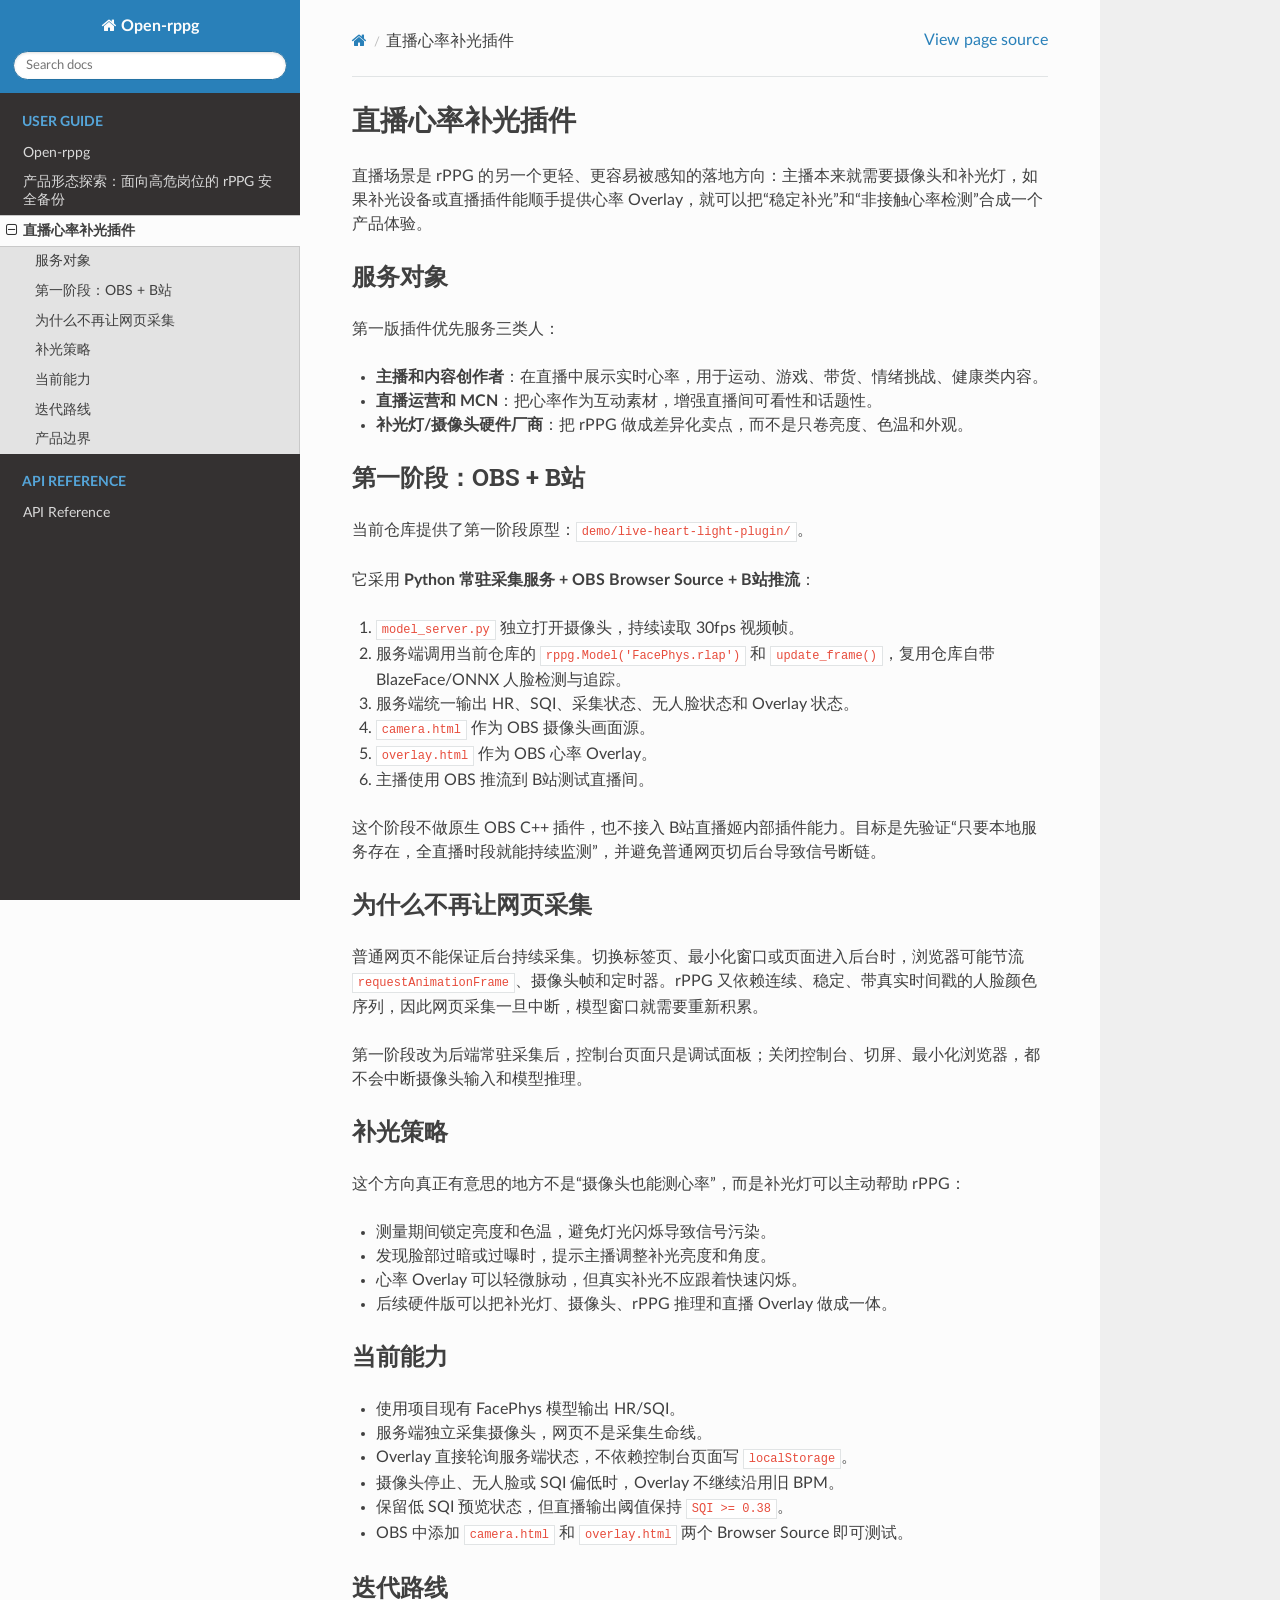
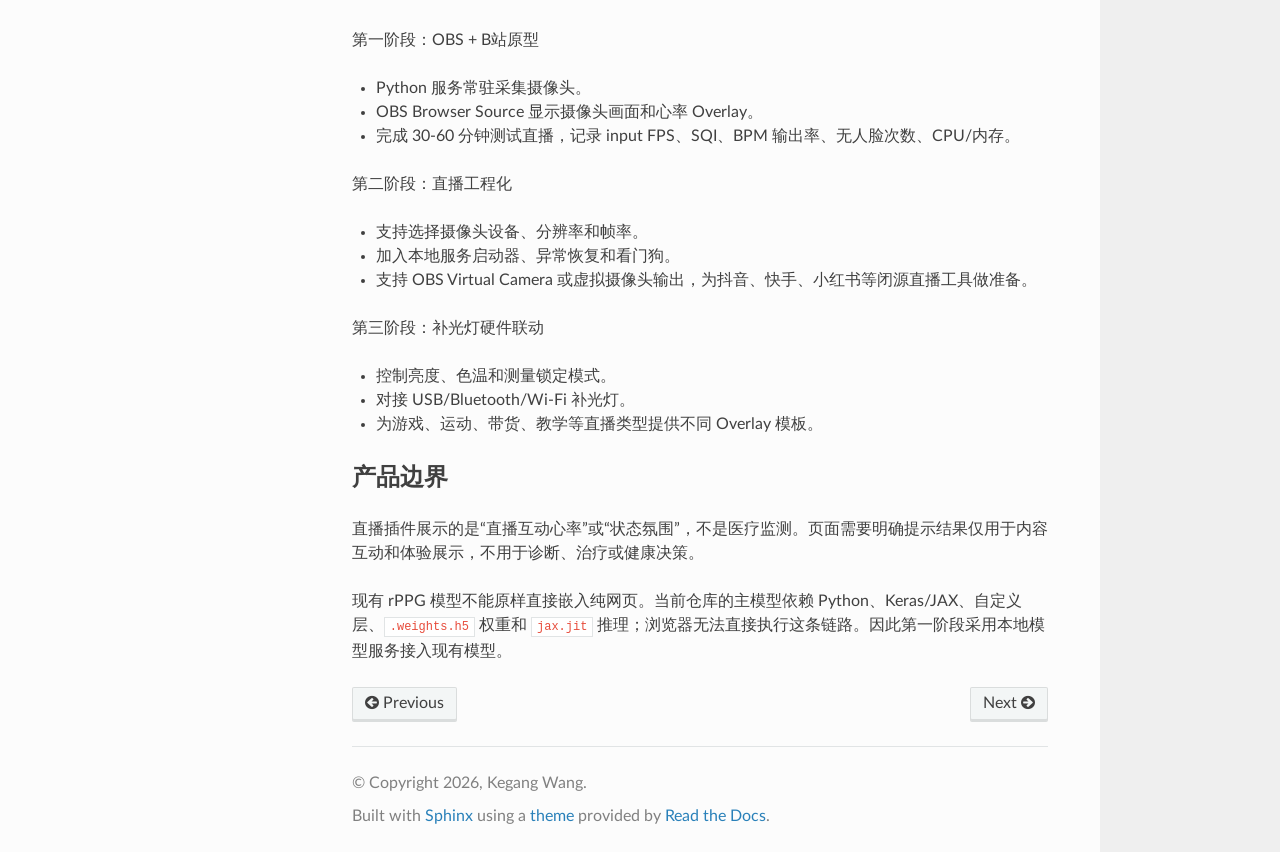
<file: live_stream_plugin.html>
<!DOCTYPE html>
<html class="writer-html5" lang="en" data-content_root="./">
<head>
  <meta charset="utf-8" /><meta name="viewport" content="width=device-width, initial-scale=1" />

  <meta name="viewport" content="width=device-width, initial-scale=1.0" />
  <title>直播心率补光插件 &mdash; Open-rppg 0.1.0 documentation</title>
      <link rel="stylesheet" type="text/css" href="_static/pygments.css?v=b86133f3" />
      <link rel="stylesheet" type="text/css" href="_static/css/theme.css?v=9edc463e" />

  
      <script src="_static/jquery.js?v=5d32c60e"></script>
      <script src="_static/_sphinx_javascript_frameworks_compat.js?v=2cd50e6c"></script>
      <script src="_static/documentation_options.js?v=01f34227"></script>
      <script src="_static/doctools.js?v=9bcbadda"></script>
      <script src="_static/sphinx_highlight.js?v=dc90522c"></script>
    <script src="_static/js/theme.js"></script>
    <link rel="index" title="Index" href="genindex.html" />
    <link rel="search" title="Search" href="search.html" />
    <link rel="next" title="API Reference" href="api.html" />
    <link rel="prev" title="产品形态探索：面向高危岗位的 rPPG 安全备份" href="product_form.html" /> 
</head>

<body class="wy-body-for-nav"> 
  <div class="wy-grid-for-nav">
    <nav data-toggle="wy-nav-shift" class="wy-nav-side">
      <div class="wy-side-scroll">
        <div class="wy-side-nav-search" >

          
          
          <a href="index.html" class="icon icon-home">
            Open-rppg
          </a>
<div role="search">
  <form id="rtd-search-form" class="wy-form" action="search.html" method="get">
    <input type="text" name="q" placeholder="Search docs" aria-label="Search docs" />
    <input type="hidden" name="check_keywords" value="yes" />
    <input type="hidden" name="area" value="default" />
  </form>
</div>
        </div><div class="wy-menu wy-menu-vertical" data-spy="affix" role="navigation" aria-label="Navigation menu">
              <p class="caption" role="heading"><span class="caption-text">User Guide</span></p>
<ul class="current">
<li class="toctree-l1"><a class="reference internal" href="intro.html">Open-rppg</a></li>
<li class="toctree-l1"><a class="reference internal" href="product_form.html">产品形态探索：面向高危岗位的 rPPG 安全备份</a></li>
<li class="toctree-l1 current"><a class="current reference internal" href="#">直播心率补光插件</a><ul>
<li class="toctree-l2"><a class="reference internal" href="#id2">服务对象</a></li>
<li class="toctree-l2"><a class="reference internal" href="#obs-b">第一阶段：OBS + B站</a></li>
<li class="toctree-l2"><a class="reference internal" href="#id3">为什么不再让网页采集</a></li>
<li class="toctree-l2"><a class="reference internal" href="#id4">补光策略</a></li>
<li class="toctree-l2"><a class="reference internal" href="#id5">当前能力</a></li>
<li class="toctree-l2"><a class="reference internal" href="#id6">迭代路线</a></li>
<li class="toctree-l2"><a class="reference internal" href="#id7">产品边界</a></li>
</ul>
</li>
</ul>
<p class="caption" role="heading"><span class="caption-text">API Reference</span></p>
<ul>
<li class="toctree-l1"><a class="reference internal" href="api.html">API Reference</a></li>
</ul>

        </div>
      </div>
    </nav>

    <section data-toggle="wy-nav-shift" class="wy-nav-content-wrap"><nav class="wy-nav-top" aria-label="Mobile navigation menu" >
          <i data-toggle="wy-nav-top" class="fa fa-bars"></i>
          <a href="index.html">Open-rppg</a>
      </nav>

      <div class="wy-nav-content">
        <div class="rst-content">
          <div role="navigation" aria-label="Page navigation">
  <ul class="wy-breadcrumbs">
      <li><a href="index.html" class="icon icon-home" aria-label="Home"></a></li>
      <li class="breadcrumb-item active">直播心率补光插件</li>
      <li class="wy-breadcrumbs-aside">
            <a href="_sources/live_stream_plugin.md.txt" rel="nofollow"> View page source</a>
      </li>
  </ul>
  <hr/>
</div>
          <div role="main" class="document" itemscope="itemscope" itemtype="http://schema.org/Article">
           <div itemprop="articleBody">
             
  <section id="id1">
<h1>直播心率补光插件<a class="headerlink" href="#id1" title="Link to this heading"></a></h1>
<p>直播场景是 rPPG 的另一个更轻、更容易被感知的落地方向：主播本来就需要摄像头和补光灯，如果补光设备或直播插件能顺手提供心率 Overlay，就可以把“稳定补光”和“非接触心率检测”合成一个产品体验。</p>
<section id="id2">
<h2>服务对象<a class="headerlink" href="#id2" title="Link to this heading"></a></h2>
<p>第一版插件优先服务三类人：</p>
<ul class="simple">
<li><p><strong>主播和内容创作者</strong>：在直播中展示实时心率，用于运动、游戏、带货、情绪挑战、健康类内容。</p></li>
<li><p><strong>直播运营和 MCN</strong>：把心率作为互动素材，增强直播间可看性和话题性。</p></li>
<li><p><strong>补光灯/摄像头硬件厂商</strong>：把 rPPG 做成差异化卖点，而不是只卷亮度、色温和外观。</p></li>
</ul>
</section>
<section id="obs-b">
<h2>第一阶段：OBS + B站<a class="headerlink" href="#obs-b" title="Link to this heading"></a></h2>
<p>当前仓库提供了第一阶段原型：<code class="docutils literal notranslate"><span class="pre">demo/live-heart-light-plugin/</span></code>。</p>
<p>它采用 <strong>Python 常驻采集服务 + OBS Browser Source + B站推流</strong>：</p>
<ol class="arabic simple">
<li><p><code class="docutils literal notranslate"><span class="pre">model_server.py</span></code> 独立打开摄像头，持续读取 30fps 视频帧。</p></li>
<li><p>服务端调用当前仓库的 <code class="docutils literal notranslate"><span class="pre">rppg.Model('FacePhys.rlap')</span></code> 和 <code class="docutils literal notranslate"><span class="pre">update_frame()</span></code>，复用仓库自带 BlazeFace/ONNX 人脸检测与追踪。</p></li>
<li><p>服务端统一输出 HR、SQI、采集状态、无人脸状态和 Overlay 状态。</p></li>
<li><p><code class="docutils literal notranslate"><span class="pre">camera.html</span></code> 作为 OBS 摄像头画面源。</p></li>
<li><p><code class="docutils literal notranslate"><span class="pre">overlay.html</span></code> 作为 OBS 心率 Overlay。</p></li>
<li><p>主播使用 OBS 推流到 B站测试直播间。</p></li>
</ol>
<p>这个阶段不做原生 OBS C++ 插件，也不接入 B站直播姬内部插件能力。目标是先验证“只要本地服务存在，全直播时段就能持续监测”，并避免普通网页切后台导致信号断链。</p>
</section>
<section id="id3">
<h2>为什么不再让网页采集<a class="headerlink" href="#id3" title="Link to this heading"></a></h2>
<p>普通网页不能保证后台持续采集。切换标签页、最小化窗口或页面进入后台时，浏览器可能节流 <code class="docutils literal notranslate"><span class="pre">requestAnimationFrame</span></code>、摄像头帧和定时器。rPPG 又依赖连续、稳定、带真实时间戳的人脸颜色序列，因此网页采集一旦中断，模型窗口就需要重新积累。</p>
<p>第一阶段改为后端常驻采集后，控制台页面只是调试面板；关闭控制台、切屏、最小化浏览器，都不会中断摄像头输入和模型推理。</p>
</section>
<section id="id4">
<h2>补光策略<a class="headerlink" href="#id4" title="Link to this heading"></a></h2>
<p>这个方向真正有意思的地方不是“摄像头也能测心率”，而是补光灯可以主动帮助 rPPG：</p>
<ul class="simple">
<li><p>测量期间锁定亮度和色温，避免灯光闪烁导致信号污染。</p></li>
<li><p>发现脸部过暗或过曝时，提示主播调整补光亮度和角度。</p></li>
<li><p>心率 Overlay 可以轻微脉动，但真实补光不应跟着快速闪烁。</p></li>
<li><p>后续硬件版可以把补光灯、摄像头、rPPG 推理和直播 Overlay 做成一体。</p></li>
</ul>
</section>
<section id="id5">
<h2>当前能力<a class="headerlink" href="#id5" title="Link to this heading"></a></h2>
<ul class="simple">
<li><p>使用项目现有 FacePhys 模型输出 HR/SQI。</p></li>
<li><p>服务端独立采集摄像头，网页不是采集生命线。</p></li>
<li><p>Overlay 直接轮询服务端状态，不依赖控制台页面写 <code class="docutils literal notranslate"><span class="pre">localStorage</span></code>。</p></li>
<li><p>摄像头停止、无人脸或 SQI 偏低时，Overlay 不继续沿用旧 BPM。</p></li>
<li><p>保留低 SQI 预览状态，但直播输出阈值保持 <code class="docutils literal notranslate"><span class="pre">SQI</span> <span class="pre">&gt;=</span> <span class="pre">0.38</span></code>。</p></li>
<li><p>OBS 中添加 <code class="docutils literal notranslate"><span class="pre">camera.html</span></code> 和 <code class="docutils literal notranslate"><span class="pre">overlay.html</span></code> 两个 Browser Source 即可测试。</p></li>
</ul>
</section>
<section id="id6">
<h2>迭代路线<a class="headerlink" href="#id6" title="Link to this heading"></a></h2>
<p>第一阶段：OBS + B站原型</p>
<ul class="simple">
<li><p>Python 服务常驻采集摄像头。</p></li>
<li><p>OBS Browser Source 显示摄像头画面和心率 Overlay。</p></li>
<li><p>完成 30-60 分钟测试直播，记录 input FPS、SQI、BPM 输出率、无人脸次数、CPU/内存。</p></li>
</ul>
<p>第二阶段：直播工程化</p>
<ul class="simple">
<li><p>支持选择摄像头设备、分辨率和帧率。</p></li>
<li><p>加入本地服务启动器、异常恢复和看门狗。</p></li>
<li><p>支持 OBS Virtual Camera 或虚拟摄像头输出，为抖音、快手、小红书等闭源直播工具做准备。</p></li>
</ul>
<p>第三阶段：补光灯硬件联动</p>
<ul class="simple">
<li><p>控制亮度、色温和测量锁定模式。</p></li>
<li><p>对接 USB/Bluetooth/Wi-Fi 补光灯。</p></li>
<li><p>为游戏、运动、带货、教学等直播类型提供不同 Overlay 模板。</p></li>
</ul>
</section>
<section id="id7">
<h2>产品边界<a class="headerlink" href="#id7" title="Link to this heading"></a></h2>
<p>直播插件展示的是“直播互动心率”或“状态氛围”，不是医疗监测。页面需要明确提示结果仅用于内容互动和体验展示，不用于诊断、治疗或健康决策。</p>
<p>现有 rPPG 模型不能原样直接嵌入纯网页。当前仓库的主模型依赖 Python、Keras/JAX、自定义层、<code class="docutils literal notranslate"><span class="pre">.weights.h5</span></code> 权重和 <code class="docutils literal notranslate"><span class="pre">jax.jit</span></code> 推理；浏览器无法直接执行这条链路。因此第一阶段采用本地模型服务接入现有模型。</p>
</section>
</section>


           </div>
          </div>
          <footer><div class="rst-footer-buttons" role="navigation" aria-label="Footer">
        <a href="product_form.html" class="btn btn-neutral float-left" title="产品形态探索：面向高危岗位的 rPPG 安全备份" accesskey="p" rel="prev"><span class="fa fa-arrow-circle-left" aria-hidden="true"></span> Previous</a>
        <a href="api.html" class="btn btn-neutral float-right" title="API Reference" accesskey="n" rel="next">Next <span class="fa fa-arrow-circle-right" aria-hidden="true"></span></a>
    </div>

  <hr/>

  <div role="contentinfo">
    <p>&#169; Copyright 2026, Kegang Wang.</p>
  </div>

  Built with <a href="https://www.sphinx-doc.org/">Sphinx</a> using a
    <a href="https://github.com/readthedocs/sphinx_rtd_theme">theme</a>
    provided by <a href="https://readthedocs.org">Read the Docs</a>.
   

</footer>
        </div>
      </div>
    </section>
  </div>
  <script>
      jQuery(function () {
          SphinxRtdTheme.Navigation.enable(true);
      });
  </script> 

</body>
</html>
</file>
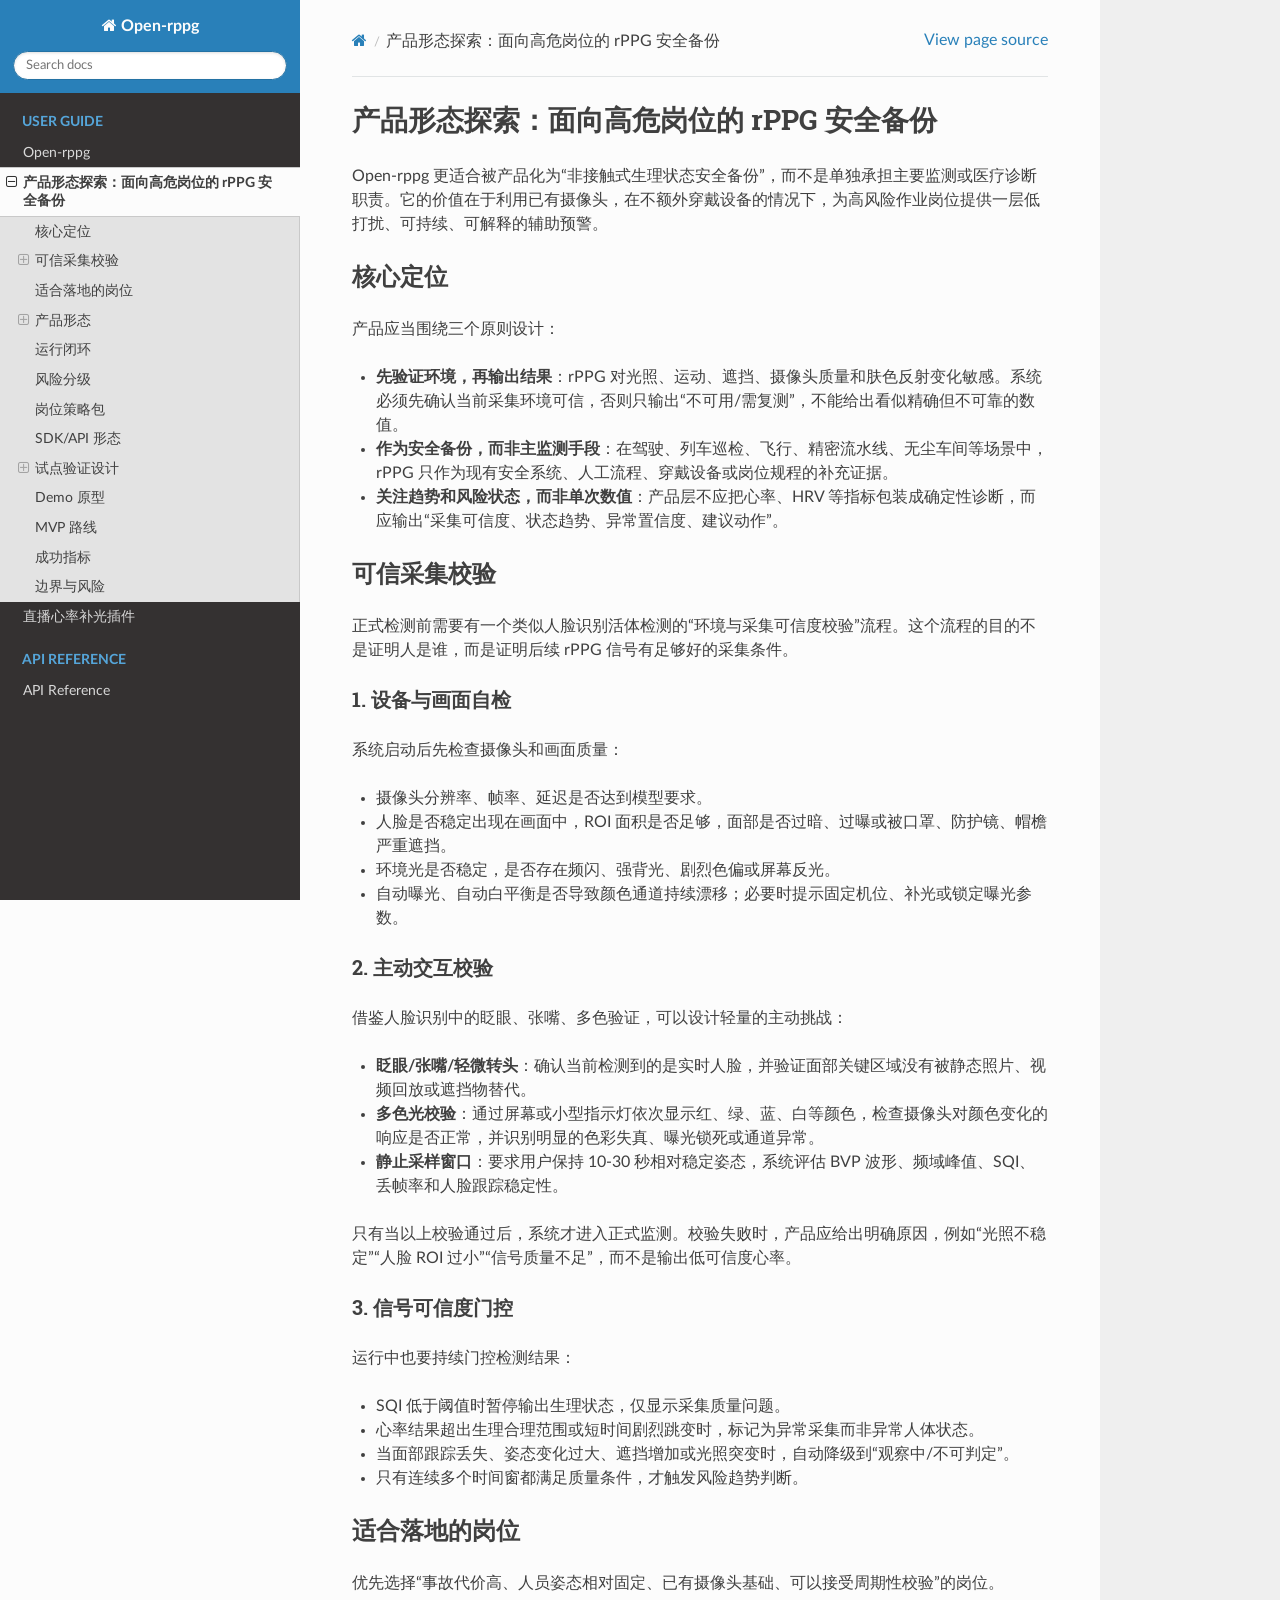
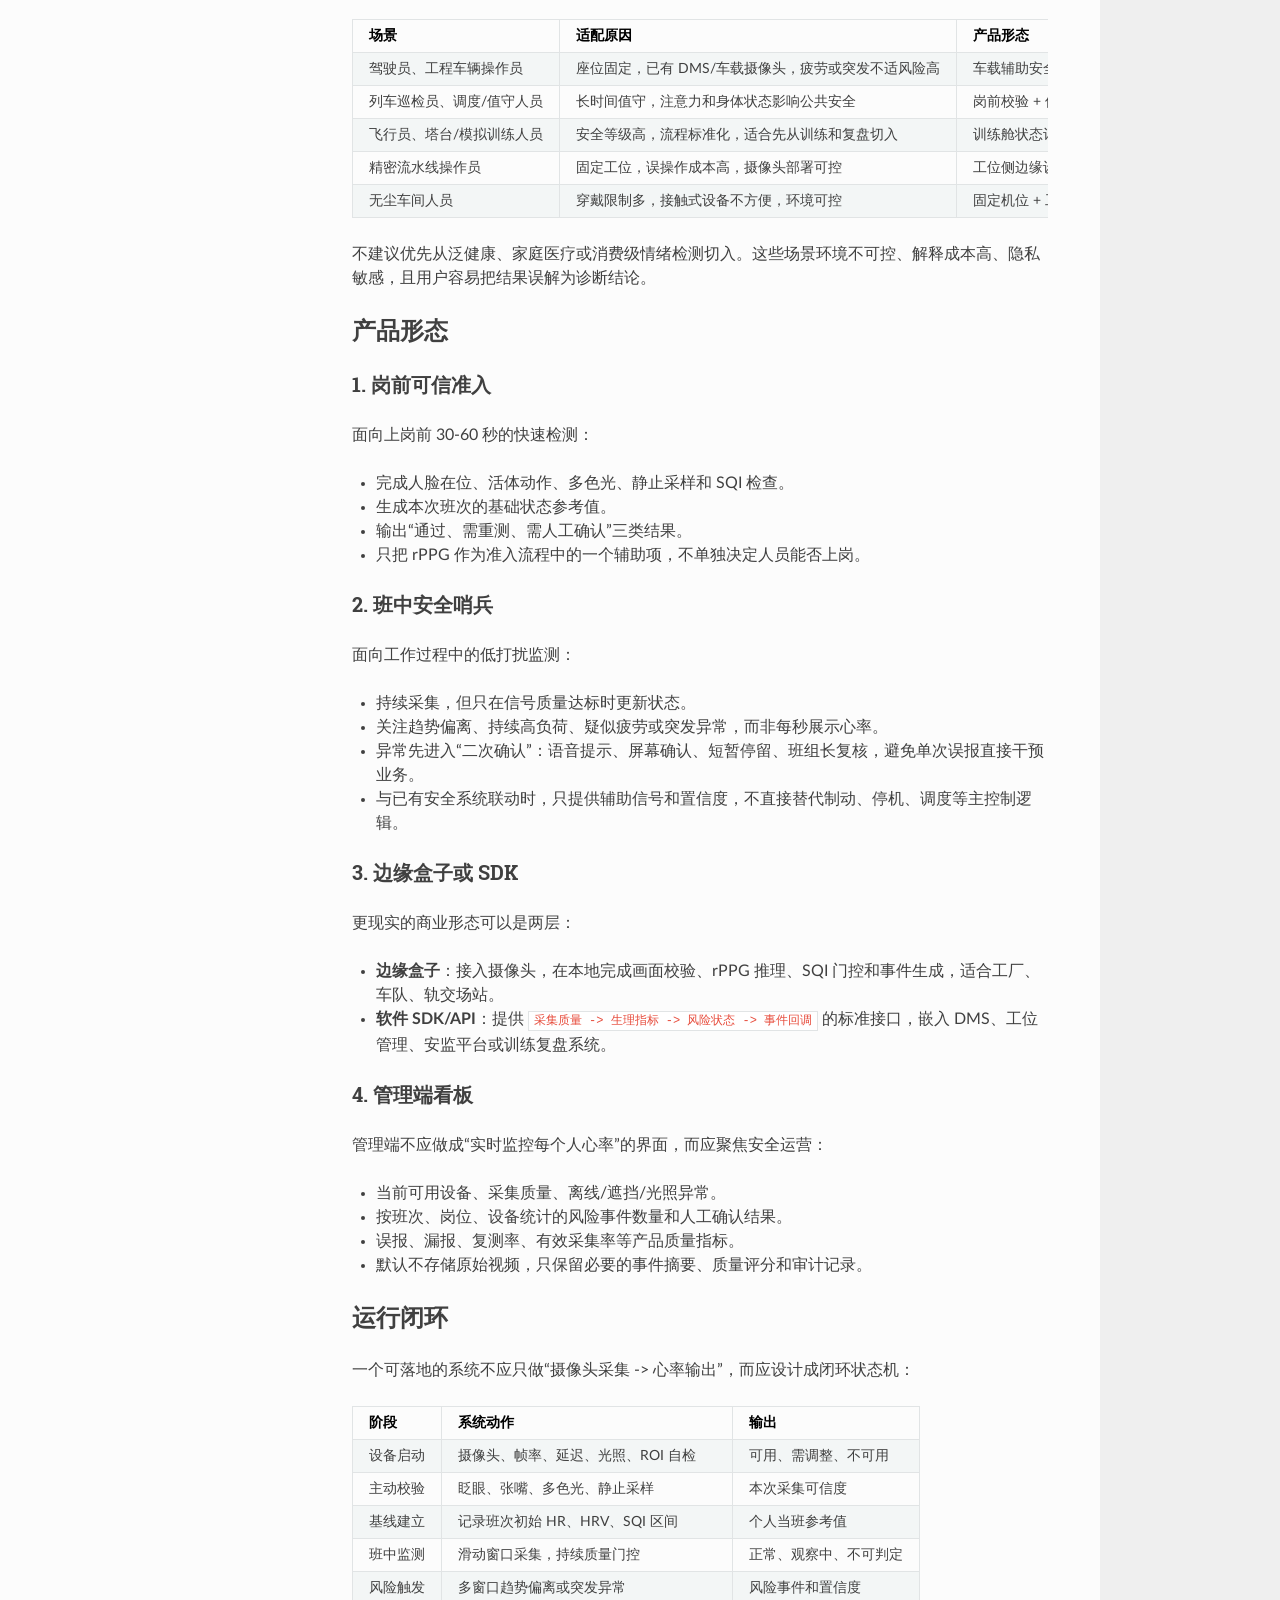
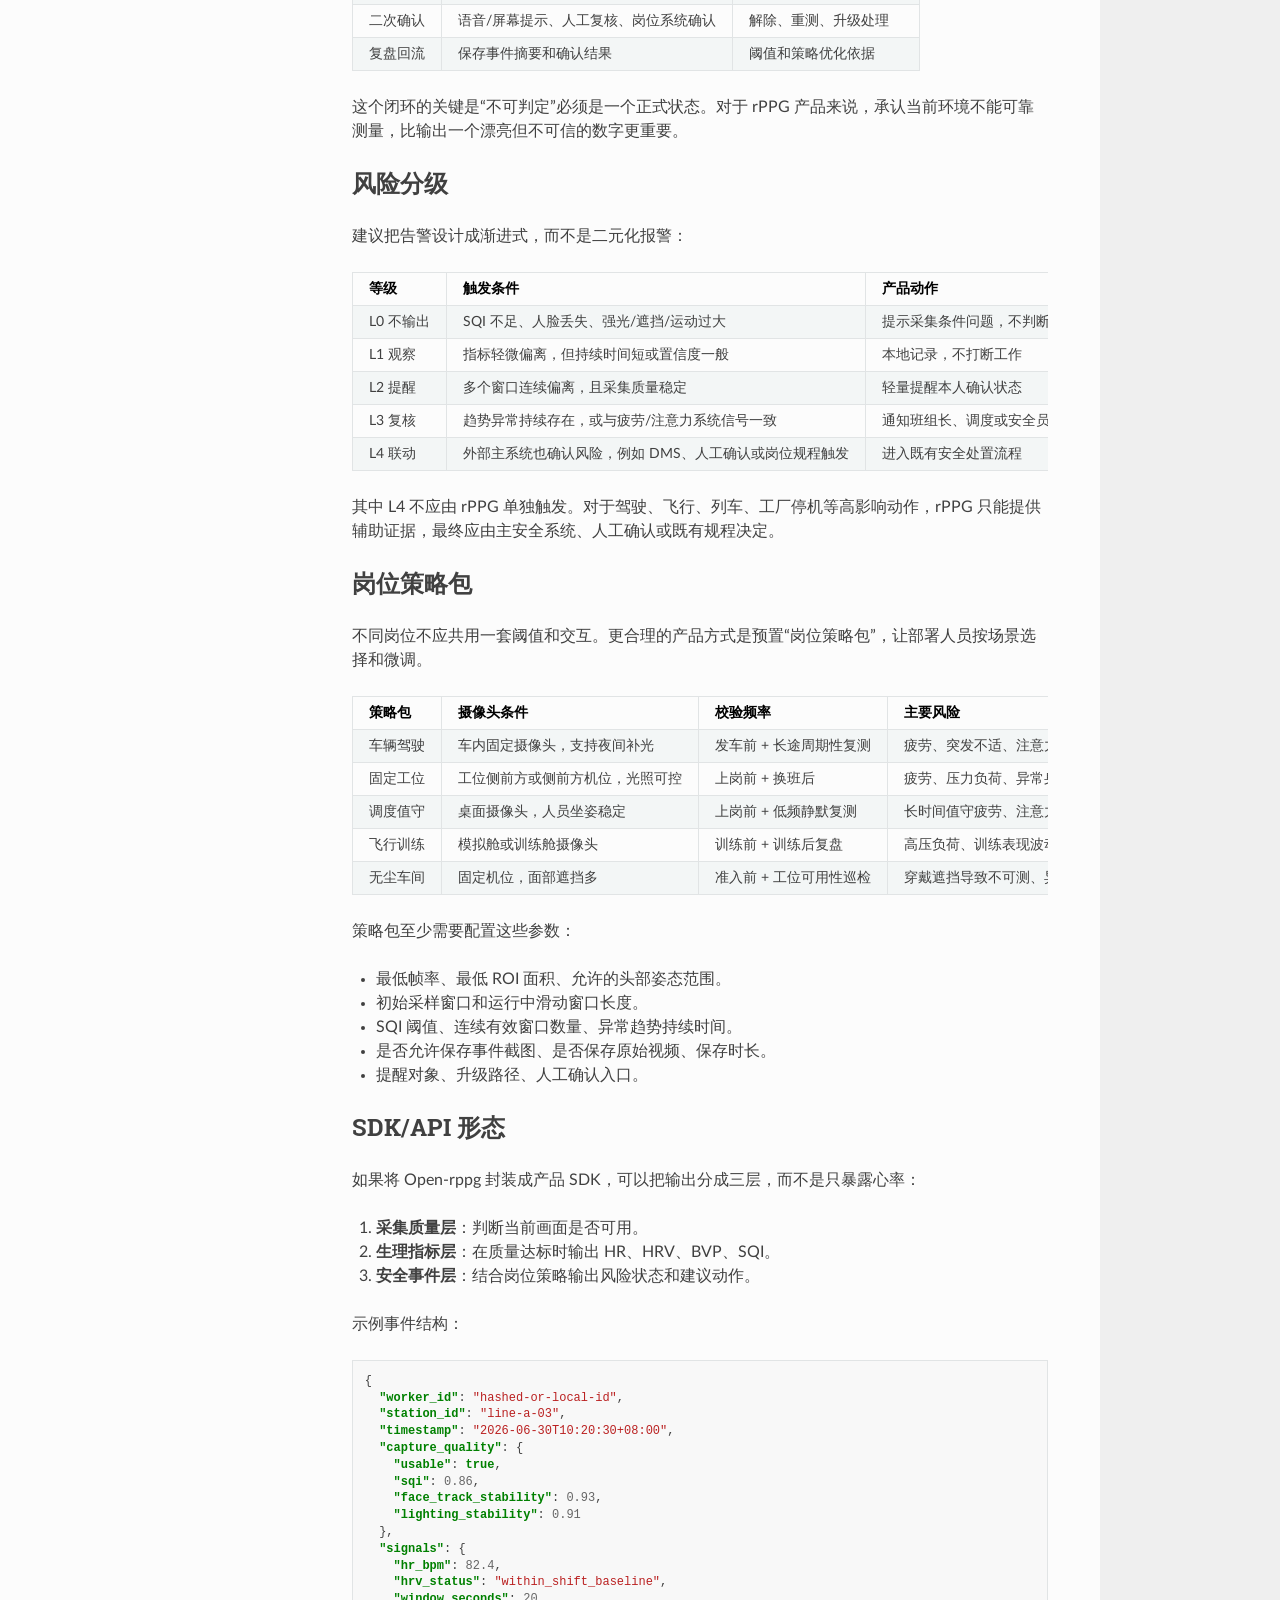
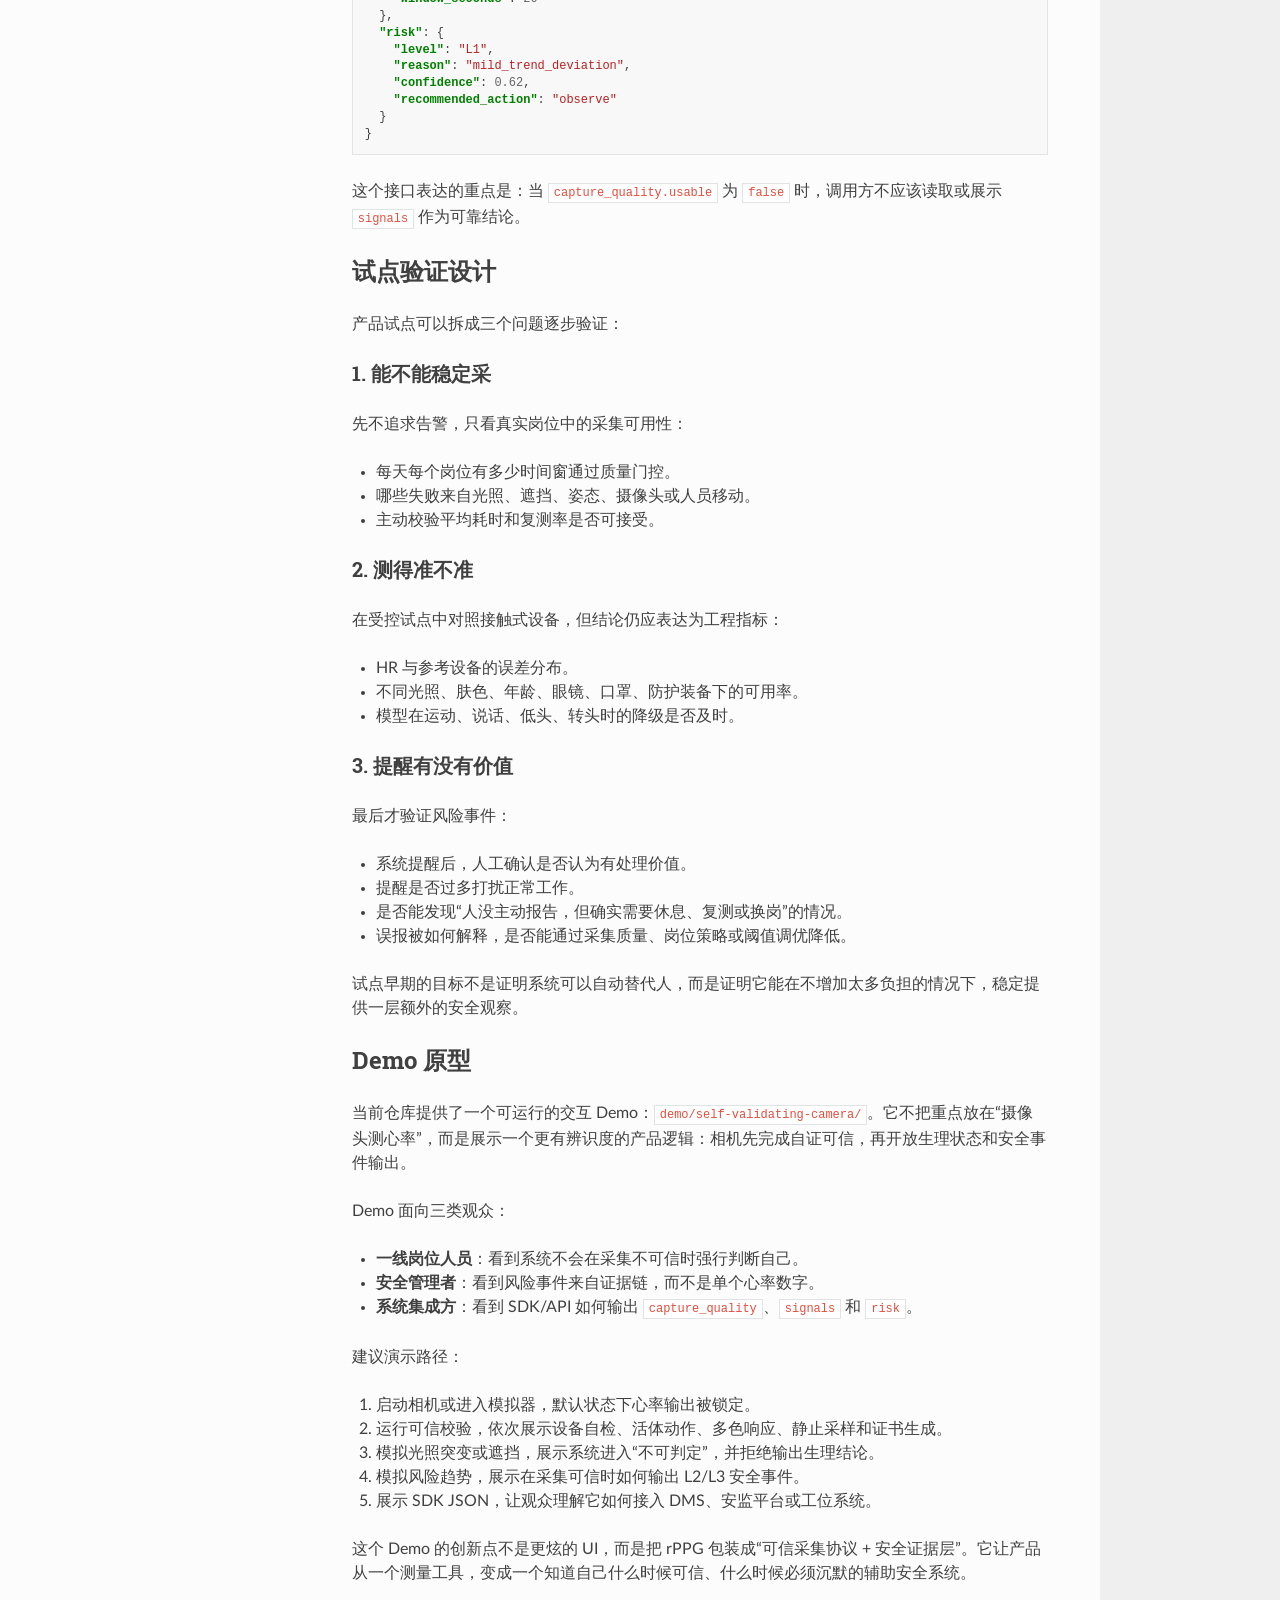
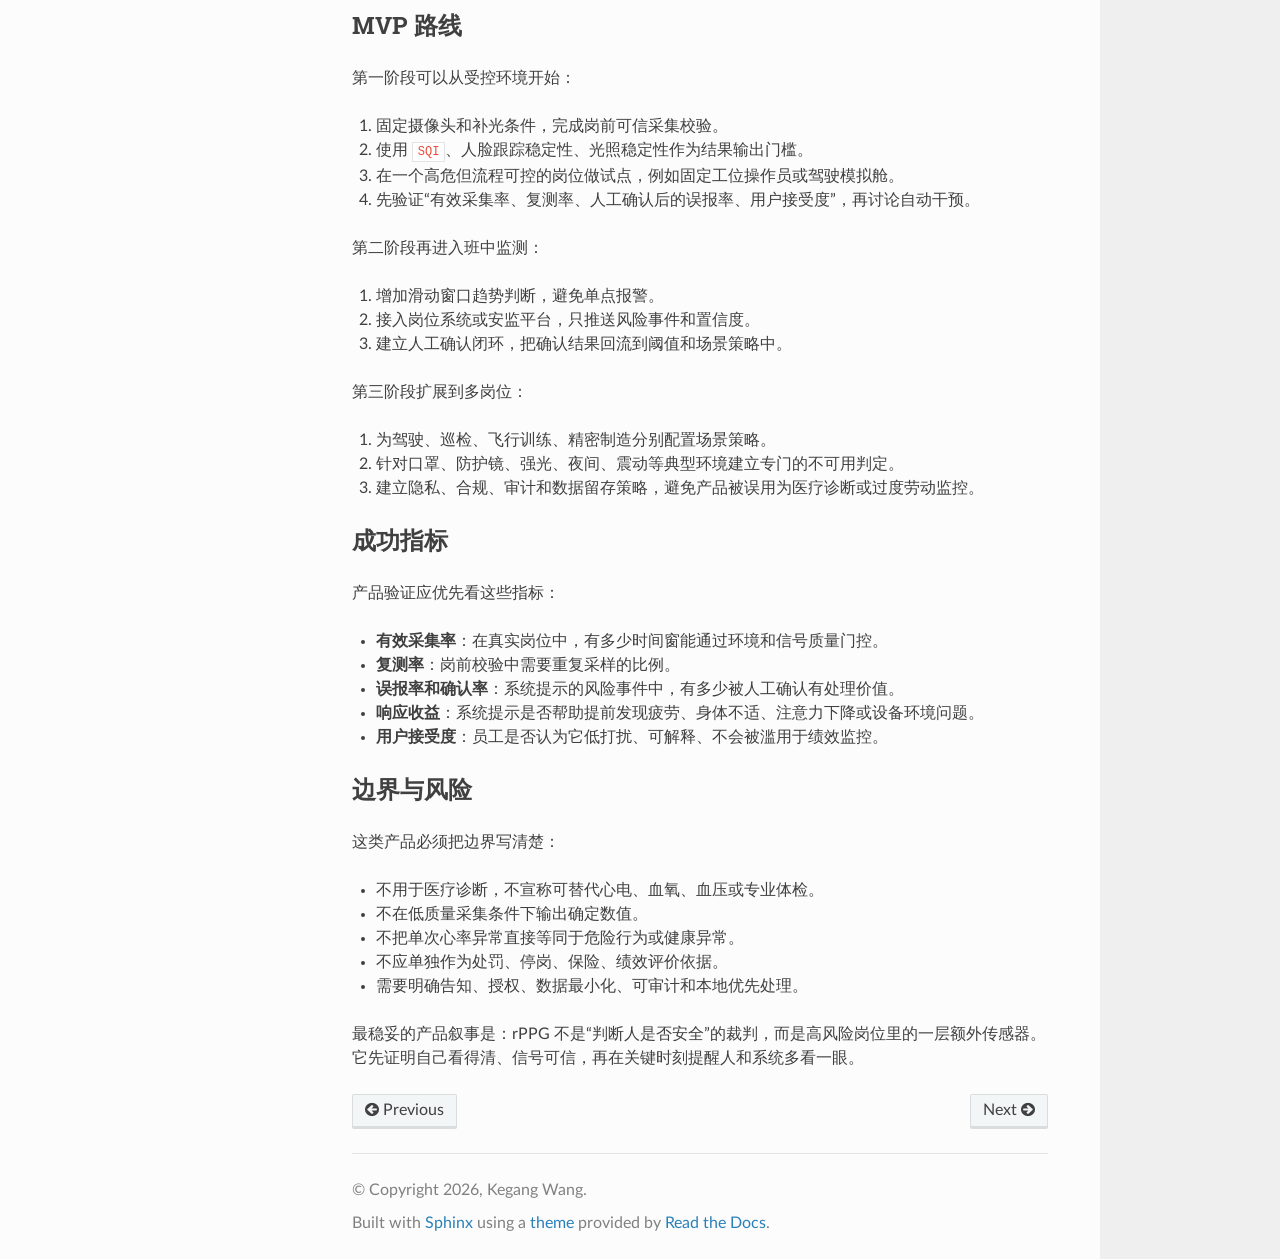
<file: product_form.html>
<!DOCTYPE html>
<html class="writer-html5" lang="en" data-content_root="./">
<head>
  <meta charset="utf-8" /><meta name="viewport" content="width=device-width, initial-scale=1" />

  <meta name="viewport" content="width=device-width, initial-scale=1.0" />
  <title>产品形态探索：面向高危岗位的 rPPG 安全备份 &mdash; Open-rppg 0.1.0 documentation</title>
      <link rel="stylesheet" type="text/css" href="_static/pygments.css?v=b86133f3" />
      <link rel="stylesheet" type="text/css" href="_static/css/theme.css?v=9edc463e" />

  
      <script src="_static/jquery.js?v=5d32c60e"></script>
      <script src="_static/_sphinx_javascript_frameworks_compat.js?v=2cd50e6c"></script>
      <script src="_static/documentation_options.js?v=01f34227"></script>
      <script src="_static/doctools.js?v=9bcbadda"></script>
      <script src="_static/sphinx_highlight.js?v=dc90522c"></script>
    <script src="_static/js/theme.js"></script>
    <link rel="index" title="Index" href="genindex.html" />
    <link rel="search" title="Search" href="search.html" />
    <link rel="next" title="直播心率补光插件" href="live_stream_plugin.html" />
    <link rel="prev" title="Open-rppg" href="intro.html" /> 
</head>

<body class="wy-body-for-nav"> 
  <div class="wy-grid-for-nav">
    <nav data-toggle="wy-nav-shift" class="wy-nav-side">
      <div class="wy-side-scroll">
        <div class="wy-side-nav-search" >

          
          
          <a href="index.html" class="icon icon-home">
            Open-rppg
          </a>
<div role="search">
  <form id="rtd-search-form" class="wy-form" action="search.html" method="get">
    <input type="text" name="q" placeholder="Search docs" aria-label="Search docs" />
    <input type="hidden" name="check_keywords" value="yes" />
    <input type="hidden" name="area" value="default" />
  </form>
</div>
        </div><div class="wy-menu wy-menu-vertical" data-spy="affix" role="navigation" aria-label="Navigation menu">
              <p class="caption" role="heading"><span class="caption-text">User Guide</span></p>
<ul class="current">
<li class="toctree-l1"><a class="reference internal" href="intro.html">Open-rppg</a></li>
<li class="toctree-l1 current"><a class="current reference internal" href="#">产品形态探索：面向高危岗位的 rPPG 安全备份</a><ul>
<li class="toctree-l2"><a class="reference internal" href="#id1">核心定位</a></li>
<li class="toctree-l2"><a class="reference internal" href="#id2">可信采集校验</a><ul>
<li class="toctree-l3"><a class="reference internal" href="#id3">1. 设备与画面自检</a></li>
<li class="toctree-l3"><a class="reference internal" href="#id4">2. 主动交互校验</a></li>
<li class="toctree-l3"><a class="reference internal" href="#id5">3. 信号可信度门控</a></li>
</ul>
</li>
<li class="toctree-l2"><a class="reference internal" href="#id6">适合落地的岗位</a></li>
<li class="toctree-l2"><a class="reference internal" href="#id7">产品形态</a><ul>
<li class="toctree-l3"><a class="reference internal" href="#id8">1. 岗前可信准入</a></li>
<li class="toctree-l3"><a class="reference internal" href="#id9">2. 班中安全哨兵</a></li>
<li class="toctree-l3"><a class="reference internal" href="#sdk">3. 边缘盒子或 SDK</a></li>
<li class="toctree-l3"><a class="reference internal" href="#id10">4. 管理端看板</a></li>
</ul>
</li>
<li class="toctree-l2"><a class="reference internal" href="#id11">运行闭环</a></li>
<li class="toctree-l2"><a class="reference internal" href="#id12">风险分级</a></li>
<li class="toctree-l2"><a class="reference internal" href="#id13">岗位策略包</a></li>
<li class="toctree-l2"><a class="reference internal" href="#sdk-api">SDK/API 形态</a></li>
<li class="toctree-l2"><a class="reference internal" href="#id14">试点验证设计</a><ul>
<li class="toctree-l3"><a class="reference internal" href="#id15">1. 能不能稳定采</a></li>
<li class="toctree-l3"><a class="reference internal" href="#id16">2. 测得准不准</a></li>
<li class="toctree-l3"><a class="reference internal" href="#id17">3. 提醒有没有价值</a></li>
</ul>
</li>
<li class="toctree-l2"><a class="reference internal" href="#demo">Demo 原型</a></li>
<li class="toctree-l2"><a class="reference internal" href="#mvp">MVP 路线</a></li>
<li class="toctree-l2"><a class="reference internal" href="#id18">成功指标</a></li>
<li class="toctree-l2"><a class="reference internal" href="#id19">边界与风险</a></li>
</ul>
</li>
<li class="toctree-l1"><a class="reference internal" href="live_stream_plugin.html">直播心率补光插件</a></li>
</ul>
<p class="caption" role="heading"><span class="caption-text">API Reference</span></p>
<ul>
<li class="toctree-l1"><a class="reference internal" href="api.html">API Reference</a></li>
</ul>

        </div>
      </div>
    </nav>

    <section data-toggle="wy-nav-shift" class="wy-nav-content-wrap"><nav class="wy-nav-top" aria-label="Mobile navigation menu" >
          <i data-toggle="wy-nav-top" class="fa fa-bars"></i>
          <a href="index.html">Open-rppg</a>
      </nav>

      <div class="wy-nav-content">
        <div class="rst-content">
          <div role="navigation" aria-label="Page navigation">
  <ul class="wy-breadcrumbs">
      <li><a href="index.html" class="icon icon-home" aria-label="Home"></a></li>
      <li class="breadcrumb-item active">产品形态探索：面向高危岗位的 rPPG 安全备份</li>
      <li class="wy-breadcrumbs-aside">
            <a href="_sources/product_form.md.txt" rel="nofollow"> View page source</a>
      </li>
  </ul>
  <hr/>
</div>
          <div role="main" class="document" itemscope="itemscope" itemtype="http://schema.org/Article">
           <div itemprop="articleBody">
             
  <section id="rppg">
<h1>产品形态探索：面向高危岗位的 rPPG 安全备份<a class="headerlink" href="#rppg" title="Link to this heading"></a></h1>
<p>Open-rppg 更适合被产品化为“非接触式生理状态安全备份”，而不是单独承担主要监测或医疗诊断职责。它的价值在于利用已有摄像头，在不额外穿戴设备的情况下，为高风险作业岗位提供一层低打扰、可持续、可解释的辅助预警。</p>
<section id="id1">
<h2>核心定位<a class="headerlink" href="#id1" title="Link to this heading"></a></h2>
<p>产品应当围绕三个原则设计：</p>
<ul class="simple">
<li><p><strong>先验证环境，再输出结果</strong>：rPPG 对光照、运动、遮挡、摄像头质量和肤色反射变化敏感。系统必须先确认当前采集环境可信，否则只输出“不可用/需复测”，不能给出看似精确但不可靠的数值。</p></li>
<li><p><strong>作为安全备份，而非主监测手段</strong>：在驾驶、列车巡检、飞行、精密流水线、无尘车间等场景中，rPPG 只作为现有安全系统、人工流程、穿戴设备或岗位规程的补充证据。</p></li>
<li><p><strong>关注趋势和风险状态，而非单次数值</strong>：产品层不应把心率、HRV 等指标包装成确定性诊断，而应输出“采集可信度、状态趋势、异常置信度、建议动作”。</p></li>
</ul>
</section>
<section id="id2">
<h2>可信采集校验<a class="headerlink" href="#id2" title="Link to this heading"></a></h2>
<p>正式检测前需要有一个类似人脸识别活体检测的“环境与采集可信度校验”流程。这个流程的目的不是证明人是谁，而是证明后续 rPPG 信号有足够好的采集条件。</p>
<section id="id3">
<h3>1. 设备与画面自检<a class="headerlink" href="#id3" title="Link to this heading"></a></h3>
<p>系统启动后先检查摄像头和画面质量：</p>
<ul class="simple">
<li><p>摄像头分辨率、帧率、延迟是否达到模型要求。</p></li>
<li><p>人脸是否稳定出现在画面中，ROI 面积是否足够，面部是否过暗、过曝或被口罩、防护镜、帽檐严重遮挡。</p></li>
<li><p>环境光是否稳定，是否存在频闪、强背光、剧烈色偏或屏幕反光。</p></li>
<li><p>自动曝光、自动白平衡是否导致颜色通道持续漂移；必要时提示固定机位、补光或锁定曝光参数。</p></li>
</ul>
</section>
<section id="id4">
<h3>2. 主动交互校验<a class="headerlink" href="#id4" title="Link to this heading"></a></h3>
<p>借鉴人脸识别中的眨眼、张嘴、多色验证，可以设计轻量的主动挑战：</p>
<ul class="simple">
<li><p><strong>眨眼/张嘴/轻微转头</strong>：确认当前检测到的是实时人脸，并验证面部关键区域没有被静态照片、视频回放或遮挡物替代。</p></li>
<li><p><strong>多色光校验</strong>：通过屏幕或小型指示灯依次显示红、绿、蓝、白等颜色，检查摄像头对颜色变化的响应是否正常，并识别明显的色彩失真、曝光锁死或通道异常。</p></li>
<li><p><strong>静止采样窗口</strong>：要求用户保持 10-30 秒相对稳定姿态，系统评估 BVP 波形、频域峰值、SQI、丢帧率和人脸跟踪稳定性。</p></li>
</ul>
<p>只有当以上校验通过后，系统才进入正式监测。校验失败时，产品应给出明确原因，例如“光照不稳定”“人脸 ROI 过小”“信号质量不足”，而不是输出低可信度心率。</p>
</section>
<section id="id5">
<h3>3. 信号可信度门控<a class="headerlink" href="#id5" title="Link to this heading"></a></h3>
<p>运行中也要持续门控检测结果：</p>
<ul class="simple">
<li><p>SQI 低于阈值时暂停输出生理状态，仅显示采集质量问题。</p></li>
<li><p>心率结果超出生理合理范围或短时间剧烈跳变时，标记为异常采集而非异常人体状态。</p></li>
<li><p>当面部跟踪丢失、姿态变化过大、遮挡增加或光照突变时，自动降级到“观察中/不可判定”。</p></li>
<li><p>只有连续多个时间窗都满足质量条件，才触发风险趋势判断。</p></li>
</ul>
</section>
</section>
<section id="id6">
<h2>适合落地的岗位<a class="headerlink" href="#id6" title="Link to this heading"></a></h2>
<p>优先选择“事故代价高、人员姿态相对固定、已有摄像头基础、可以接受周期性校验”的岗位。</p>
<table class="docutils align-default">
<thead>
<tr class="row-odd"><th class="head"><p>场景</p></th>
<th class="head"><p>适配原因</p></th>
<th class="head"><p>产品形态</p></th>
</tr>
</thead>
<tbody>
<tr class="row-even"><td><p>驾驶员、工程车辆操作员</p></td>
<td><p>座位固定，已有 DMS/车载摄像头，疲劳或突发不适风险高</p></td>
<td><p>车载辅助安全模块，和 DMS、制动/语音提醒系统联动</p></td>
</tr>
<tr class="row-odd"><td><p>列车巡检员、调度/值守人员</p></td>
<td><p>长时间值守，注意力和身体状态影响公共安全</p></td>
<td><p>岗前校验 + 值守期间低频巡检提醒</p></td>
</tr>
<tr class="row-even"><td><p>飞行员、塔台/模拟训练人员</p></td>
<td><p>安全等级高，流程标准化，适合先从训练和复盘切入</p></td>
<td><p>训练舱状态记录、异常趋势复盘、人工确认提醒</p></td>
</tr>
<tr class="row-odd"><td><p>精密流水线操作员</p></td>
<td><p>固定工位，误操作成本高，摄像头部署可控</p></td>
<td><p>工位侧边缘设备，异常状态提醒班组长</p></td>
</tr>
<tr class="row-even"><td><p>无尘车间人员</p></td>
<td><p>穿戴限制多，接触式设备不方便，环境可控</p></td>
<td><p>固定机位 + 工位准入校验，但需处理口罩/护目镜遮挡限制</p></td>
</tr>
</tbody>
</table>
<p>不建议优先从泛健康、家庭医疗或消费级情绪检测切入。这些场景环境不可控、解释成本高、隐私敏感，且用户容易把结果误解为诊断结论。</p>
</section>
<section id="id7">
<h2>产品形态<a class="headerlink" href="#id7" title="Link to this heading"></a></h2>
<section id="id8">
<h3>1. 岗前可信准入<a class="headerlink" href="#id8" title="Link to this heading"></a></h3>
<p>面向上岗前 30-60 秒的快速检测：</p>
<ul class="simple">
<li><p>完成人脸在位、活体动作、多色光、静止采样和 SQI 检查。</p></li>
<li><p>生成本次班次的基础状态参考值。</p></li>
<li><p>输出“通过、需重测、需人工确认”三类结果。</p></li>
<li><p>只把 rPPG 作为准入流程中的一个辅助项，不单独决定人员能否上岗。</p></li>
</ul>
</section>
<section id="id9">
<h3>2. 班中安全哨兵<a class="headerlink" href="#id9" title="Link to this heading"></a></h3>
<p>面向工作过程中的低打扰监测：</p>
<ul class="simple">
<li><p>持续采集，但只在信号质量达标时更新状态。</p></li>
<li><p>关注趋势偏离、持续高负荷、疑似疲劳或突发异常，而非每秒展示心率。</p></li>
<li><p>异常先进入“二次确认”：语音提示、屏幕确认、短暂停留、班组长复核，避免单次误报直接干预业务。</p></li>
<li><p>与已有安全系统联动时，只提供辅助信号和置信度，不直接替代制动、停机、调度等主控制逻辑。</p></li>
</ul>
</section>
<section id="sdk">
<h3>3. 边缘盒子或 SDK<a class="headerlink" href="#sdk" title="Link to this heading"></a></h3>
<p>更现实的商业形态可以是两层：</p>
<ul class="simple">
<li><p><strong>边缘盒子</strong>：接入摄像头，在本地完成画面校验、rPPG 推理、SQI 门控和事件生成，适合工厂、车队、轨交场站。</p></li>
<li><p><strong>软件 SDK/API</strong>：提供 <code class="docutils literal notranslate"><span class="pre">采集质量</span> <span class="pre">-&gt;</span> <span class="pre">生理指标</span> <span class="pre">-&gt;</span> <span class="pre">风险状态</span> <span class="pre">-&gt;</span> <span class="pre">事件回调</span></code> 的标准接口，嵌入 DMS、工位管理、安监平台或训练复盘系统。</p></li>
</ul>
</section>
<section id="id10">
<h3>4. 管理端看板<a class="headerlink" href="#id10" title="Link to this heading"></a></h3>
<p>管理端不应做成“实时监控每个人心率”的界面，而应聚焦安全运营：</p>
<ul class="simple">
<li><p>当前可用设备、采集质量、离线/遮挡/光照异常。</p></li>
<li><p>按班次、岗位、设备统计的风险事件数量和人工确认结果。</p></li>
<li><p>误报、漏报、复测率、有效采集率等产品质量指标。</p></li>
<li><p>默认不存储原始视频，只保留必要的事件摘要、质量评分和审计记录。</p></li>
</ul>
</section>
</section>
<section id="id11">
<h2>运行闭环<a class="headerlink" href="#id11" title="Link to this heading"></a></h2>
<p>一个可落地的系统不应只做“摄像头采集 -&gt; 心率输出”，而应设计成闭环状态机：</p>
<table class="docutils align-default">
<thead>
<tr class="row-odd"><th class="head"><p>阶段</p></th>
<th class="head"><p>系统动作</p></th>
<th class="head"><p>输出</p></th>
</tr>
</thead>
<tbody>
<tr class="row-even"><td><p>设备启动</p></td>
<td><p>摄像头、帧率、延迟、光照、ROI 自检</p></td>
<td><p>可用、需调整、不可用</p></td>
</tr>
<tr class="row-odd"><td><p>主动校验</p></td>
<td><p>眨眼、张嘴、多色光、静止采样</p></td>
<td><p>本次采集可信度</p></td>
</tr>
<tr class="row-even"><td><p>基线建立</p></td>
<td><p>记录班次初始 HR、HRV、SQI 区间</p></td>
<td><p>个人当班参考值</p></td>
</tr>
<tr class="row-odd"><td><p>班中监测</p></td>
<td><p>滑动窗口采集，持续质量门控</p></td>
<td><p>正常、观察中、不可判定</p></td>
</tr>
<tr class="row-even"><td><p>风险触发</p></td>
<td><p>多窗口趋势偏离或突发异常</p></td>
<td><p>风险事件和置信度</p></td>
</tr>
<tr class="row-odd"><td><p>二次确认</p></td>
<td><p>语音/屏幕提示、人工复核、岗位系统确认</p></td>
<td><p>解除、重测、升级处理</p></td>
</tr>
<tr class="row-even"><td><p>复盘回流</p></td>
<td><p>保存事件摘要和确认结果</p></td>
<td><p>阈值和策略优化依据</p></td>
</tr>
</tbody>
</table>
<p>这个闭环的关键是“不可判定”必须是一个正式状态。对于 rPPG 产品来说，承认当前环境不能可靠测量，比输出一个漂亮但不可信的数字更重要。</p>
</section>
<section id="id12">
<h2>风险分级<a class="headerlink" href="#id12" title="Link to this heading"></a></h2>
<p>建议把告警设计成渐进式，而不是二元化报警：</p>
<table class="docutils align-default">
<thead>
<tr class="row-odd"><th class="head"><p>等级</p></th>
<th class="head"><p>触发条件</p></th>
<th class="head"><p>产品动作</p></th>
</tr>
</thead>
<tbody>
<tr class="row-even"><td><p>L0 不输出</p></td>
<td><p>SQI 不足、人脸丢失、强光/遮挡/运动过大</p></td>
<td><p>提示采集条件问题，不判断人体状态</p></td>
</tr>
<tr class="row-odd"><td><p>L1 观察</p></td>
<td><p>指标轻微偏离，但持续时间短或置信度一般</p></td>
<td><p>本地记录，不打断工作</p></td>
</tr>
<tr class="row-even"><td><p>L2 提醒</p></td>
<td><p>多个窗口连续偏离，且采集质量稳定</p></td>
<td><p>轻量提醒本人确认状态</p></td>
</tr>
<tr class="row-odd"><td><p>L3 复核</p></td>
<td><p>趋势异常持续存在，或与疲劳/注意力系统信号一致</p></td>
<td><p>通知班组长、调度或安全员复核</p></td>
</tr>
<tr class="row-even"><td><p>L4 联动</p></td>
<td><p>外部主系统也确认风险，例如 DMS、人工确认或岗位规程触发</p></td>
<td><p>进入既有安全处置流程</p></td>
</tr>
</tbody>
</table>
<p>其中 L4 不应由 rPPG 单独触发。对于驾驶、飞行、列车、工厂停机等高影响动作，rPPG 只能提供辅助证据，最终应由主安全系统、人工确认或既有规程决定。</p>
</section>
<section id="id13">
<h2>岗位策略包<a class="headerlink" href="#id13" title="Link to this heading"></a></h2>
<p>不同岗位不应共用一套阈值和交互。更合理的产品方式是预置“岗位策略包”，让部署人员按场景选择和微调。</p>
<table class="docutils align-default">
<thead>
<tr class="row-odd"><th class="head"><p>策略包</p></th>
<th class="head"><p>摄像头条件</p></th>
<th class="head"><p>校验频率</p></th>
<th class="head"><p>主要风险</p></th>
<th class="head"><p>默认动作</p></th>
</tr>
</thead>
<tbody>
<tr class="row-even"><td><p>车辆驾驶</p></td>
<td><p>车内固定摄像头，支持夜间补光</p></td>
<td><p>发车前 + 长途周期性复测</p></td>
<td><p>疲劳、突发不适、注意力下降</p></td>
<td><p>本人提醒，必要时交给 DMS 或车队平台</p></td>
</tr>
<tr class="row-odd"><td><p>固定工位</p></td>
<td><p>工位侧前方或侧前方机位，光照可控</p></td>
<td><p>上岗前 + 换班后</p></td>
<td><p>疲劳、压力负荷、异常身体状态</p></td>
<td><p>工位提示，班组长复核</p></td>
</tr>
<tr class="row-even"><td><p>调度值守</p></td>
<td><p>桌面摄像头，人员坐姿稳定</p></td>
<td><p>上岗前 + 低频静默复测</p></td>
<td><p>长时间值守疲劳、注意力漂移</p></td>
<td><p>轻提醒和轮岗建议</p></td>
</tr>
<tr class="row-odd"><td><p>飞行训练</p></td>
<td><p>模拟舱或训练舱摄像头</p></td>
<td><p>训练前 + 训练后复盘</p></td>
<td><p>高压负荷、训练表现波动</p></td>
<td><p>训练记录，不直接干预飞行流程</p></td>
</tr>
<tr class="row-even"><td><p>无尘车间</p></td>
<td><p>固定机位，面部遮挡多</p></td>
<td><p>准入前 + 工位可用性巡检</p></td>
<td><p>穿戴遮挡导致不可测、异常疲劳</p></td>
<td><p>优先输出可用性，不强行判断状态</p></td>
</tr>
</tbody>
</table>
<p>策略包至少需要配置这些参数：</p>
<ul class="simple">
<li><p>最低帧率、最低 ROI 面积、允许的头部姿态范围。</p></li>
<li><p>初始采样窗口和运行中滑动窗口长度。</p></li>
<li><p>SQI 阈值、连续有效窗口数量、异常趋势持续时间。</p></li>
<li><p>是否允许保存事件截图、是否保存原始视频、保存时长。</p></li>
<li><p>提醒对象、升级路径、人工确认入口。</p></li>
</ul>
</section>
<section id="sdk-api">
<h2>SDK/API 形态<a class="headerlink" href="#sdk-api" title="Link to this heading"></a></h2>
<p>如果将 Open-rppg 封装成产品 SDK，可以把输出分成三层，而不是只暴露心率：</p>
<ol class="arabic simple">
<li><p><strong>采集质量层</strong>：判断当前画面是否可用。</p></li>
<li><p><strong>生理指标层</strong>：在质量达标时输出 HR、HRV、BVP、SQI。</p></li>
<li><p><strong>安全事件层</strong>：结合岗位策略输出风险状态和建议动作。</p></li>
</ol>
<p>示例事件结构：</p>
<div class="highlight-json notranslate"><div class="highlight"><pre><span></span><span class="p">{</span>
<span class="w">  </span><span class="nt">&quot;worker_id&quot;</span><span class="p">:</span><span class="w"> </span><span class="s2">&quot;hashed-or-local-id&quot;</span><span class="p">,</span>
<span class="w">  </span><span class="nt">&quot;station_id&quot;</span><span class="p">:</span><span class="w"> </span><span class="s2">&quot;line-a-03&quot;</span><span class="p">,</span>
<span class="w">  </span><span class="nt">&quot;timestamp&quot;</span><span class="p">:</span><span class="w"> </span><span class="s2">&quot;2026-06-30T10:20:30+08:00&quot;</span><span class="p">,</span>
<span class="w">  </span><span class="nt">&quot;capture_quality&quot;</span><span class="p">:</span><span class="w"> </span><span class="p">{</span>
<span class="w">    </span><span class="nt">&quot;usable&quot;</span><span class="p">:</span><span class="w"> </span><span class="kc">true</span><span class="p">,</span>
<span class="w">    </span><span class="nt">&quot;sqi&quot;</span><span class="p">:</span><span class="w"> </span><span class="mf">0.86</span><span class="p">,</span>
<span class="w">    </span><span class="nt">&quot;face_track_stability&quot;</span><span class="p">:</span><span class="w"> </span><span class="mf">0.93</span><span class="p">,</span>
<span class="w">    </span><span class="nt">&quot;lighting_stability&quot;</span><span class="p">:</span><span class="w"> </span><span class="mf">0.91</span>
<span class="w">  </span><span class="p">},</span>
<span class="w">  </span><span class="nt">&quot;signals&quot;</span><span class="p">:</span><span class="w"> </span><span class="p">{</span>
<span class="w">    </span><span class="nt">&quot;hr_bpm&quot;</span><span class="p">:</span><span class="w"> </span><span class="mf">82.4</span><span class="p">,</span>
<span class="w">    </span><span class="nt">&quot;hrv_status&quot;</span><span class="p">:</span><span class="w"> </span><span class="s2">&quot;within_shift_baseline&quot;</span><span class="p">,</span>
<span class="w">    </span><span class="nt">&quot;window_seconds&quot;</span><span class="p">:</span><span class="w"> </span><span class="mi">20</span>
<span class="w">  </span><span class="p">},</span>
<span class="w">  </span><span class="nt">&quot;risk&quot;</span><span class="p">:</span><span class="w"> </span><span class="p">{</span>
<span class="w">    </span><span class="nt">&quot;level&quot;</span><span class="p">:</span><span class="w"> </span><span class="s2">&quot;L1&quot;</span><span class="p">,</span>
<span class="w">    </span><span class="nt">&quot;reason&quot;</span><span class="p">:</span><span class="w"> </span><span class="s2">&quot;mild_trend_deviation&quot;</span><span class="p">,</span>
<span class="w">    </span><span class="nt">&quot;confidence&quot;</span><span class="p">:</span><span class="w"> </span><span class="mf">0.62</span><span class="p">,</span>
<span class="w">    </span><span class="nt">&quot;recommended_action&quot;</span><span class="p">:</span><span class="w"> </span><span class="s2">&quot;observe&quot;</span>
<span class="w">  </span><span class="p">}</span>
<span class="p">}</span>
</pre></div>
</div>
<p>这个接口表达的重点是：当 <code class="docutils literal notranslate"><span class="pre">capture_quality.usable</span></code> 为 <code class="docutils literal notranslate"><span class="pre">false</span></code> 时，调用方不应该读取或展示 <code class="docutils literal notranslate"><span class="pre">signals</span></code> 作为可靠结论。</p>
</section>
<section id="id14">
<h2>试点验证设计<a class="headerlink" href="#id14" title="Link to this heading"></a></h2>
<p>产品试点可以拆成三个问题逐步验证：</p>
<section id="id15">
<h3>1. 能不能稳定采<a class="headerlink" href="#id15" title="Link to this heading"></a></h3>
<p>先不追求告警，只看真实岗位中的采集可用性：</p>
<ul class="simple">
<li><p>每天每个岗位有多少时间窗通过质量门控。</p></li>
<li><p>哪些失败来自光照、遮挡、姿态、摄像头或人员移动。</p></li>
<li><p>主动校验平均耗时和复测率是否可接受。</p></li>
</ul>
</section>
<section id="id16">
<h3>2. 测得准不准<a class="headerlink" href="#id16" title="Link to this heading"></a></h3>
<p>在受控试点中对照接触式设备，但结论仍应表达为工程指标：</p>
<ul class="simple">
<li><p>HR 与参考设备的误差分布。</p></li>
<li><p>不同光照、肤色、年龄、眼镜、口罩、防护装备下的可用率。</p></li>
<li><p>模型在运动、说话、低头、转头时的降级是否及时。</p></li>
</ul>
</section>
<section id="id17">
<h3>3. 提醒有没有价值<a class="headerlink" href="#id17" title="Link to this heading"></a></h3>
<p>最后才验证风险事件：</p>
<ul class="simple">
<li><p>系统提醒后，人工确认是否认为有处理价值。</p></li>
<li><p>提醒是否过多打扰正常工作。</p></li>
<li><p>是否能发现“人没主动报告，但确实需要休息、复测或换岗”的情况。</p></li>
<li><p>误报被如何解释，是否能通过采集质量、岗位策略或阈值调优降低。</p></li>
</ul>
<p>试点早期的目标不是证明系统可以自动替代人，而是证明它能在不增加太多负担的情况下，稳定提供一层额外的安全观察。</p>
</section>
</section>
<section id="demo">
<h2>Demo 原型<a class="headerlink" href="#demo" title="Link to this heading"></a></h2>
<p>当前仓库提供了一个可运行的交互 Demo：<code class="docutils literal notranslate"><span class="pre">demo/self-validating-camera/</span></code>。它不把重点放在“摄像头测心率”，而是展示一个更有辨识度的产品逻辑：相机先完成自证可信，再开放生理状态和安全事件输出。</p>
<p>Demo 面向三类观众：</p>
<ul class="simple">
<li><p><strong>一线岗位人员</strong>：看到系统不会在采集不可信时强行判断自己。</p></li>
<li><p><strong>安全管理者</strong>：看到风险事件来自证据链，而不是单个心率数字。</p></li>
<li><p><strong>系统集成方</strong>：看到 SDK/API 如何输出 <code class="docutils literal notranslate"><span class="pre">capture_quality</span></code>、<code class="docutils literal notranslate"><span class="pre">signals</span></code> 和 <code class="docutils literal notranslate"><span class="pre">risk</span></code>。</p></li>
</ul>
<p>建议演示路径：</p>
<ol class="arabic simple">
<li><p>启动相机或进入模拟器，默认状态下心率输出被锁定。</p></li>
<li><p>运行可信校验，依次展示设备自检、活体动作、多色响应、静止采样和证书生成。</p></li>
<li><p>模拟光照突变或遮挡，展示系统进入“不可判定”，并拒绝输出生理结论。</p></li>
<li><p>模拟风险趋势，展示在采集可信时如何输出 L2/L3 安全事件。</p></li>
<li><p>展示 SDK JSON，让观众理解它如何接入 DMS、安监平台或工位系统。</p></li>
</ol>
<p>这个 Demo 的创新点不是更炫的 UI，而是把 rPPG 包装成“可信采集协议 + 安全证据层”。它让产品从一个测量工具，变成一个知道自己什么时候可信、什么时候必须沉默的辅助安全系统。</p>
</section>
<section id="mvp">
<h2>MVP 路线<a class="headerlink" href="#mvp" title="Link to this heading"></a></h2>
<p>第一阶段可以从受控环境开始：</p>
<ol class="arabic simple">
<li><p>固定摄像头和补光条件，完成岗前可信采集校验。</p></li>
<li><p>使用 <code class="docutils literal notranslate"><span class="pre">SQI</span></code>、人脸跟踪稳定性、光照稳定性作为结果输出门槛。</p></li>
<li><p>在一个高危但流程可控的岗位做试点，例如固定工位操作员或驾驶模拟舱。</p></li>
<li><p>先验证“有效采集率、复测率、人工确认后的误报率、用户接受度”，再讨论自动干预。</p></li>
</ol>
<p>第二阶段再进入班中监测：</p>
<ol class="arabic simple">
<li><p>增加滑动窗口趋势判断，避免单点报警。</p></li>
<li><p>接入岗位系统或安监平台，只推送风险事件和置信度。</p></li>
<li><p>建立人工确认闭环，把确认结果回流到阈值和场景策略中。</p></li>
</ol>
<p>第三阶段扩展到多岗位：</p>
<ol class="arabic simple">
<li><p>为驾驶、巡检、飞行训练、精密制造分别配置场景策略。</p></li>
<li><p>针对口罩、防护镜、强光、夜间、震动等典型环境建立专门的不可用判定。</p></li>
<li><p>建立隐私、合规、审计和数据留存策略，避免产品被误用为医疗诊断或过度劳动监控。</p></li>
</ol>
</section>
<section id="id18">
<h2>成功指标<a class="headerlink" href="#id18" title="Link to this heading"></a></h2>
<p>产品验证应优先看这些指标：</p>
<ul class="simple">
<li><p><strong>有效采集率</strong>：在真实岗位中，有多少时间窗能通过环境和信号质量门控。</p></li>
<li><p><strong>复测率</strong>：岗前校验中需要重复采样的比例。</p></li>
<li><p><strong>误报率和确认率</strong>：系统提示的风险事件中，有多少被人工确认有处理价值。</p></li>
<li><p><strong>响应收益</strong>：系统提示是否帮助提前发现疲劳、身体不适、注意力下降或设备环境问题。</p></li>
<li><p><strong>用户接受度</strong>：员工是否认为它低打扰、可解释、不会被滥用于绩效监控。</p></li>
</ul>
</section>
<section id="id19">
<h2>边界与风险<a class="headerlink" href="#id19" title="Link to this heading"></a></h2>
<p>这类产品必须把边界写清楚：</p>
<ul class="simple">
<li><p>不用于医疗诊断，不宣称可替代心电、血氧、血压或专业体检。</p></li>
<li><p>不在低质量采集条件下输出确定数值。</p></li>
<li><p>不把单次心率异常直接等同于危险行为或健康异常。</p></li>
<li><p>不应单独作为处罚、停岗、保险、绩效评价依据。</p></li>
<li><p>需要明确告知、授权、数据最小化、可审计和本地优先处理。</p></li>
</ul>
<p>最稳妥的产品叙事是：rPPG 不是“判断人是否安全”的裁判，而是高风险岗位里的一层额外传感器。它先证明自己看得清、信号可信，再在关键时刻提醒人和系统多看一眼。</p>
</section>
</section>


           </div>
          </div>
          <footer><div class="rst-footer-buttons" role="navigation" aria-label="Footer">
        <a href="intro.html" class="btn btn-neutral float-left" title="Open-rppg" accesskey="p" rel="prev"><span class="fa fa-arrow-circle-left" aria-hidden="true"></span> Previous</a>
        <a href="live_stream_plugin.html" class="btn btn-neutral float-right" title="直播心率补光插件" accesskey="n" rel="next">Next <span class="fa fa-arrow-circle-right" aria-hidden="true"></span></a>
    </div>

  <hr/>

  <div role="contentinfo">
    <p>&#169; Copyright 2026, Kegang Wang.</p>
  </div>

  Built with <a href="https://www.sphinx-doc.org/">Sphinx</a> using a
    <a href="https://github.com/readthedocs/sphinx_rtd_theme">theme</a>
    provided by <a href="https://readthedocs.org">Read the Docs</a>.
   

</footer>
        </div>
      </div>
    </section>
  </div>
  <script>
      jQuery(function () {
          SphinxRtdTheme.Navigation.enable(true);
      });
  </script> 

</body>
</html>
</file>
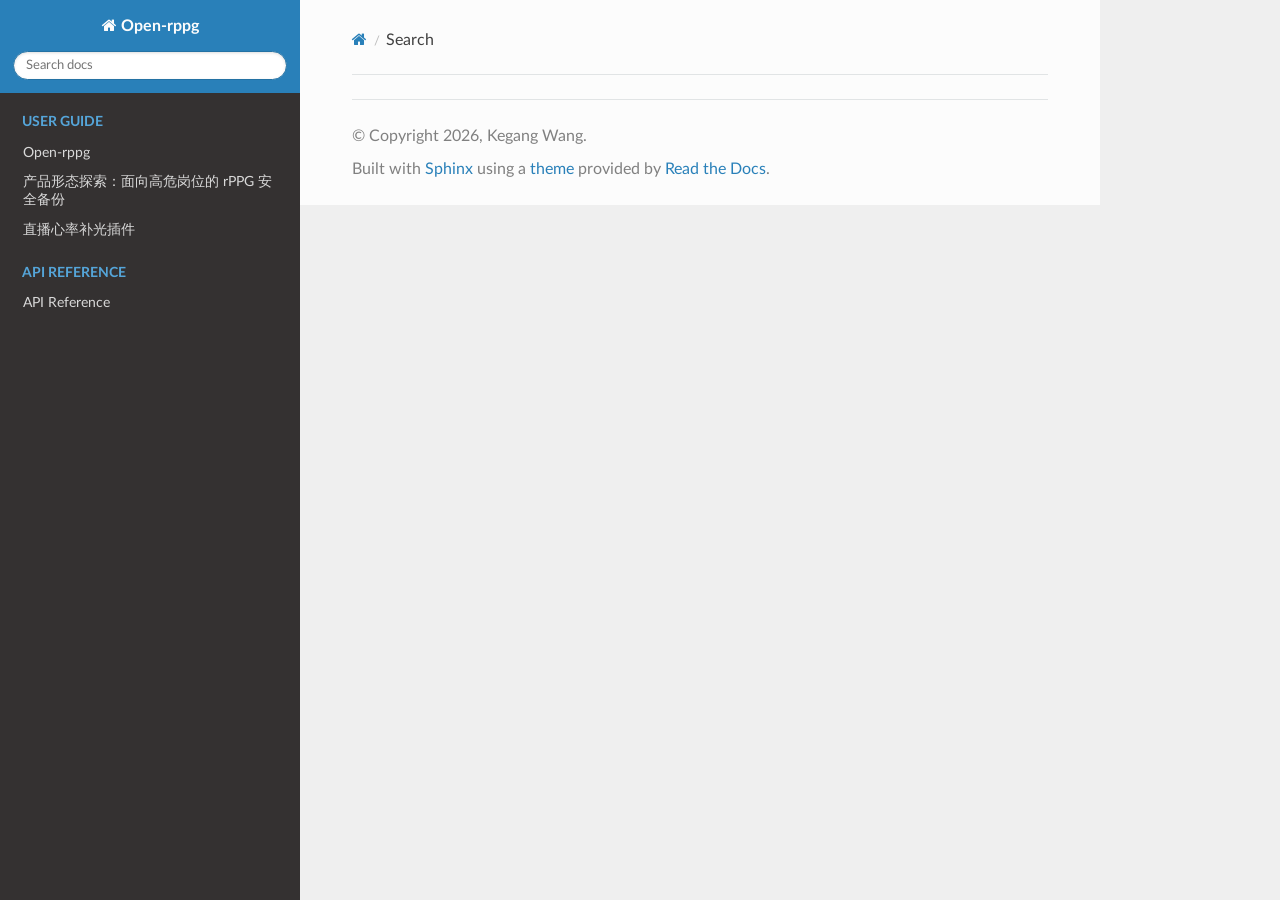
<file: search.html>
<!DOCTYPE html>
<html class="writer-html5" lang="en" data-content_root="./">
<head>
  <meta charset="utf-8" />
  <meta name="viewport" content="width=device-width, initial-scale=1.0" />
  <title>Search &mdash; Open-rppg 0.1.0 documentation</title>
      <link rel="stylesheet" type="text/css" href="_static/pygments.css?v=b86133f3" />
      <link rel="stylesheet" type="text/css" href="_static/css/theme.css?v=9edc463e" />

  
    
      <script src="_static/jquery.js?v=5d32c60e"></script>
      <script src="_static/_sphinx_javascript_frameworks_compat.js?v=2cd50e6c"></script>
      <script src="_static/documentation_options.js?v=01f34227"></script>
      <script src="_static/doctools.js?v=9bcbadda"></script>
      <script src="_static/sphinx_highlight.js?v=dc90522c"></script>
    <script src="_static/js/theme.js"></script>
    <script src="_static/searchtools.js"></script>
    <script src="_static/language_data.js"></script>
    <link rel="index" title="Index" href="genindex.html" />
    <link rel="search" title="Search" href="#" /> 
</head>

<body class="wy-body-for-nav"> 
  <div class="wy-grid-for-nav">
    <nav data-toggle="wy-nav-shift" class="wy-nav-side">
      <div class="wy-side-scroll">
        <div class="wy-side-nav-search" >

          
          
          <a href="index.html" class="icon icon-home">
            Open-rppg
          </a>
<div role="search">
  <form id="rtd-search-form" class="wy-form" action="#" method="get">
    <input type="text" name="q" placeholder="Search docs" aria-label="Search docs" />
    <input type="hidden" name="check_keywords" value="yes" />
    <input type="hidden" name="area" value="default" />
  </form>
</div>
        </div><div class="wy-menu wy-menu-vertical" data-spy="affix" role="navigation" aria-label="Navigation menu">
              <p class="caption" role="heading"><span class="caption-text">User Guide</span></p>
<ul>
<li class="toctree-l1"><a class="reference internal" href="intro.html">Open-rppg</a></li>
<li class="toctree-l1"><a class="reference internal" href="product_form.html">产品形态探索：面向高危岗位的 rPPG 安全备份</a></li>
<li class="toctree-l1"><a class="reference internal" href="live_stream_plugin.html">直播心率补光插件</a></li>
</ul>
<p class="caption" role="heading"><span class="caption-text">API Reference</span></p>
<ul>
<li class="toctree-l1"><a class="reference internal" href="api.html">API Reference</a></li>
</ul>

        </div>
      </div>
    </nav>

    <section data-toggle="wy-nav-shift" class="wy-nav-content-wrap"><nav class="wy-nav-top" aria-label="Mobile navigation menu" >
          <i data-toggle="wy-nav-top" class="fa fa-bars"></i>
          <a href="index.html">Open-rppg</a>
      </nav>

      <div class="wy-nav-content">
        <div class="rst-content">
          <div role="navigation" aria-label="Page navigation">
  <ul class="wy-breadcrumbs">
      <li><a href="index.html" class="icon icon-home" aria-label="Home"></a></li>
      <li class="breadcrumb-item active">Search</li>
      <li class="wy-breadcrumbs-aside">
      </li>
  </ul>
  <hr/>
</div>
          <div role="main" class="document" itemscope="itemscope" itemtype="http://schema.org/Article">
           <div itemprop="articleBody">
             
  <noscript>
  <div id="fallback" class="admonition warning">
    <p class="last">
      Please activate JavaScript to enable the search functionality.
    </p>
  </div>
  </noscript>

  
  <div id="search-results">
  
  </div>

           </div>
          </div>
          <footer>

  <hr/>

  <div role="contentinfo">
    <p>&#169; Copyright 2026, Kegang Wang.</p>
  </div>

  Built with <a href="https://www.sphinx-doc.org/">Sphinx</a> using a
    <a href="https://github.com/readthedocs/sphinx_rtd_theme">theme</a>
    provided by <a href="https://readthedocs.org">Read the Docs</a>.
   

</footer>
        </div>
      </div>
    </section>
  </div>
  <script>
      jQuery(function () {
          SphinxRtdTheme.Navigation.enable(true);
      });
  </script>
  <script>
    jQuery(function() { Search.loadIndex("searchindex.js"); });
  </script>
  
  <script id="searchindexloader"></script>
   


</body>
</html>
</file>
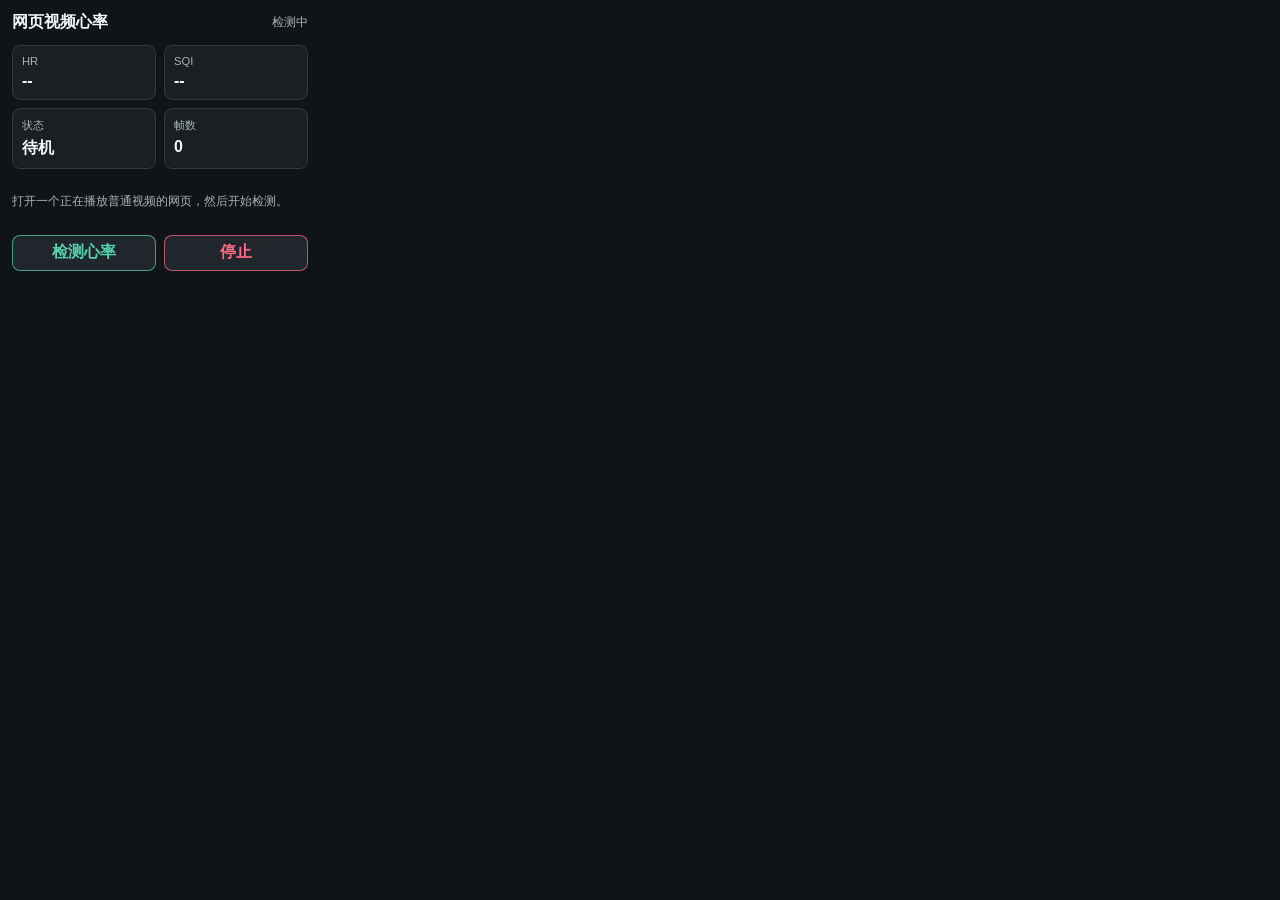
<file: demo/browser-video-heart-extension/popup.html>
<!doctype html>
<html lang="zh-CN">
  <head>
    <meta charset="utf-8" />
    <meta name="viewport" content="width=device-width, initial-scale=1" />
    <title>Video Heart</title>
    <link rel="stylesheet" href="popup.css" />
  </head>
  <body>
    <main class="popup-shell">
      <header>
        <strong>网页视频心率</strong>
        <span id="serviceState">检测中</span>
      </header>

      <section class="status-card">
        <div>
          <span>HR</span>
          <strong id="bpmText">--</strong>
        </div>
        <div>
          <span>SQI</span>
          <strong id="sqiText">--</strong>
        </div>
        <div>
          <span>状态</span>
          <strong id="statusText">待机</strong>
        </div>
        <div>
          <span>帧数</span>
          <strong id="frameText">0</strong>
        </div>
      </section>

      <p id="hintText">打开一个正在播放普通视频的网页，然后开始检测。</p>

      <div class="actions">
        <button id="startBtn" type="button">检测心率</button>
        <button id="stopBtn" type="button">停止</button>
      </div>
    </main>
    <script src="popup.js"></script>
  </body>
</html>
</file>
<file: _static/pygments.css>
pre { line-height: 125%; }
td.linenos .normal { color: inherit; background-color: transparent; padding-left: 5px; padding-right: 5px; }
span.linenos { color: inherit; background-color: transparent; padding-left: 5px; padding-right: 5px; }
td.linenos .special { color: #000000; background-color: #ffffc0; padding-left: 5px; padding-right: 5px; }
span.linenos.special { color: #000000; background-color: #ffffc0; padding-left: 5px; padding-right: 5px; }
.highlight .hll { background-color: #ffffcc }
.highlight { background: #f8f8f8; }
.highlight .c { color: #3D7B7B; font-style: italic } /* Comment */
.highlight .err { border: 1px solid #F00 } /* Error */
.highlight .k { color: #008000; font-weight: bold } /* Keyword */
.highlight .o { color: #666 } /* Operator */
.highlight .ch { color: #3D7B7B; font-style: italic } /* Comment.Hashbang */
.highlight .cm { color: #3D7B7B; font-style: italic } /* Comment.Multiline */
.highlight .cp { color: #9C6500 } /* Comment.Preproc */
.highlight .cpf { color: #3D7B7B; font-style: italic } /* Comment.PreprocFile */
.highlight .c1 { color: #3D7B7B; font-style: italic } /* Comment.Single */
.highlight .cs { color: #3D7B7B; font-style: italic } /* Comment.Special */
.highlight .gd { color: #A00000 } /* Generic.Deleted */
.highlight .ge { font-style: italic } /* Generic.Emph */
.highlight .ges { font-weight: bold; font-style: italic } /* Generic.EmphStrong */
.highlight .gr { color: #E40000 } /* Generic.Error */
.highlight .gh { color: #000080; font-weight: bold } /* Generic.Heading */
.highlight .gi { color: #008400 } /* Generic.Inserted */
.highlight .go { color: #717171 } /* Generic.Output */
.highlight .gp { color: #000080; font-weight: bold } /* Generic.Prompt */
.highlight .gs { font-weight: bold } /* Generic.Strong */
.highlight .gu { color: #800080; font-weight: bold } /* Generic.Subheading */
.highlight .gt { color: #04D } /* Generic.Traceback */
.highlight .kc { color: #008000; font-weight: bold } /* Keyword.Constant */
.highlight .kd { color: #008000; font-weight: bold } /* Keyword.Declaration */
.highlight .kn { color: #008000; font-weight: bold } /* Keyword.Namespace */
.highlight .kp { color: #008000 } /* Keyword.Pseudo */
.highlight .kr { color: #008000; font-weight: bold } /* Keyword.Reserved */
.highlight .kt { color: #B00040 } /* Keyword.Type */
.highlight .m { color: #666 } /* Literal.Number */
.highlight .s { color: #BA2121 } /* Literal.String */
.highlight .na { color: #687822 } /* Name.Attribute */
.highlight .nb { color: #008000 } /* Name.Builtin */
.highlight .nc { color: #00F; font-weight: bold } /* Name.Class */
.highlight .no { color: #800 } /* Name.Constant */
.highlight .nd { color: #A2F } /* Name.Decorator */
.highlight .ni { color: #717171; font-weight: bold } /* Name.Entity */
.highlight .ne { color: #CB3F38; font-weight: bold } /* Name.Exception */
.highlight .nf { color: #00F } /* Name.Function */
.highlight .nl { color: #767600 } /* Name.Label */
.highlight .nn { color: #00F; font-weight: bold } /* Name.Namespace */
.highlight .nt { color: #008000; font-weight: bold } /* Name.Tag */
.highlight .nv { color: #19177C } /* Name.Variable */
.highlight .ow { color: #A2F; font-weight: bold } /* Operator.Word */
.highlight .w { color: #BBB } /* Text.Whitespace */
.highlight .mb { color: #666 } /* Literal.Number.Bin */
.highlight .mf { color: #666 } /* Literal.Number.Float */
.highlight .mh { color: #666 } /* Literal.Number.Hex */
.highlight .mi { color: #666 } /* Literal.Number.Integer */
.highlight .mo { color: #666 } /* Literal.Number.Oct */
.highlight .sa { color: #BA2121 } /* Literal.String.Affix */
.highlight .sb { color: #BA2121 } /* Literal.String.Backtick */
.highlight .sc { color: #BA2121 } /* Literal.String.Char */
.highlight .dl { color: #BA2121 } /* Literal.String.Delimiter */
.highlight .sd { color: #BA2121; font-style: italic } /* Literal.String.Doc */
.highlight .s2 { color: #BA2121 } /* Literal.String.Double */
.highlight .se { color: #AA5D1F; font-weight: bold } /* Literal.String.Escape */
.highlight .sh { color: #BA2121 } /* Literal.String.Heredoc */
.highlight .si { color: #A45A77; font-weight: bold } /* Literal.String.Interpol */
.highlight .sx { color: #008000 } /* Literal.String.Other */
.highlight .sr { color: #A45A77 } /* Literal.String.Regex */
.highlight .s1 { color: #BA2121 } /* Literal.String.Single */
.highlight .ss { color: #19177C } /* Literal.String.Symbol */
.highlight .bp { color: #008000 } /* Name.Builtin.Pseudo */
.highlight .fm { color: #00F } /* Name.Function.Magic */
.highlight .vc { color: #19177C } /* Name.Variable.Class */
.highlight .vg { color: #19177C } /* Name.Variable.Global */
.highlight .vi { color: #19177C } /* Name.Variable.Instance */
.highlight .vm { color: #19177C } /* Name.Variable.Magic */
.highlight .il { color: #666 } /* Literal.Number.Integer.Long */
</file>
<file: _static/css/theme.css>
html{box-sizing:border-box}*,:after,:before{box-sizing:inherit}article,aside,details,figcaption,figure,footer,header,hgroup,nav,section{display:block}audio,canvas,video{display:inline-block;*display:inline;*zoom:1}[hidden],audio:not([controls]){display:none}*{-webkit-box-sizing:border-box;-moz-box-sizing:border-box;box-sizing:border-box}html{font-size:100%;-webkit-text-size-adjust:100%;-ms-text-size-adjust:100%}body{margin:0}a:active,a:hover{outline:0}abbr[title]{border-bottom:1px dotted}b,strong{font-weight:700}blockquote{margin:0}dfn{font-style:italic}ins{background:#ff9;text-decoration:none}ins,mark{color:#000}mark{background:#ff0;font-style:italic;font-weight:700}.rst-content code,.rst-content tt,code,kbd,pre,samp{font-family:monospace,serif;_font-family:courier new,monospace;font-size:1em}pre{white-space:pre}q{quotes:none}q:after,q:before{content:"";content:none}small{font-size:85%}sub,sup{font-size:75%;line-height:0;position:relative;vertical-align:baseline}sup{top:-.5em}sub{bottom:-.25em}dl,ol,ul{margin:0;padding:0;list-style:none;list-style-image:none}li{list-style:none}dd{margin:0}img{border:0;-ms-interpolation-mode:bicubic;vertical-align:middle;max-width:100%}svg:not(:root){overflow:hidden}figure,form{margin:0}label{cursor:pointer}button,input,select,textarea{font-size:100%;margin:0;vertical-align:baseline;*vertical-align:middle}button,input{line-height:normal}button,input[type=button],input[type=reset],input[type=submit]{cursor:pointer;-webkit-appearance:button;*overflow:visible}button[disabled],input[disabled]{cursor:default}input[type=search]{-webkit-appearance:textfield;-moz-box-sizing:content-box;-webkit-box-sizing:content-box;box-sizing:content-box}textarea{resize:vertical}table{border-collapse:collapse;border-spacing:0}td{vertical-align:top}.chromeframe{margin:.2em 0;background:#ccc;color:#000;padding:.2em 0}.ir{display:block;border:0;text-indent:-999em;overflow:hidden;background-color:transparent;background-repeat:no-repeat;text-align:left;direction:ltr;*line-height:0}.ir br{display:none}.hidden{display:none!important;visibility:hidden}.visuallyhidden{border:0;clip:rect(0 0 0 0);height:1px;margin:-1px;overflow:hidden;padding:0;position:absolute;width:1px}.visuallyhidden.focusable:active,.visuallyhidden.focusable:focus{clip:auto;height:auto;margin:0;overflow:visible;position:static;width:auto}.invisible{visibility:hidden}.relative{position:relative}big,small{font-size:100%}@media print{body,html,section{background:none!important}*{box-shadow:none!important;text-shadow:none!important;filter:none!important;-ms-filter:none!important}a,a:visited{text-decoration:underline}.ir a:after,a[href^="#"]:after,a[href^="javascript:"]:after{content:""}blockquote,pre{page-break-inside:avoid}thead{display:table-header-group}img,tr{page-break-inside:avoid}img{max-width:100%!important}@page{margin:.5cm}.rst-content .toctree-wrapper>p.caption,h2,h3,p{orphans:3;widows:3}.rst-content .toctree-wrapper>p.caption,h2,h3{page-break-after:avoid}}.btn,.fa:before,.icon:before,.rst-content .admonition,.rst-content .admonition-title:before,.rst-content .admonition-todo,.rst-content .attention,.rst-content .caution,.rst-content .code-block-caption .headerlink:before,.rst-content .danger,.rst-content .eqno .headerlink:before,.rst-content .error,.rst-content .hint,.rst-content .important,.rst-content .note,.rst-content .seealso,.rst-content .tip,.rst-content .warning,.rst-content code.download span:first-child:before,.rst-content dl dt .headerlink:before,.rst-content h1 .headerlink:before,.rst-content h2 .headerlink:before,.rst-content h3 .headerlink:before,.rst-content h4 .headerlink:before,.rst-content h5 .headerlink:before,.rst-content h6 .headerlink:before,.rst-content p.caption .headerlink:before,.rst-content p .headerlink:before,.rst-content table>caption .headerlink:before,.rst-content tt.download span:first-child:before,.wy-alert,.wy-dropdown .caret:before,.wy-inline-validate.wy-inline-validate-danger .wy-input-context:before,.wy-inline-validate.wy-inline-validate-info .wy-input-context:before,.wy-inline-validate.wy-inline-validate-success .wy-input-context:before,.wy-inline-validate.wy-inline-validate-warning .wy-input-context:before,.wy-menu-vertical li.current>a button.toctree-expand:before,.wy-menu-vertical li.on a button.toctree-expand:before,.wy-menu-vertical li button.toctree-expand:before,input[type=color],input[type=date],input[type=datetime-local],input[type=datetime],input[type=email],input[type=month],input[type=number],input[type=password],input[type=search],input[type=tel],input[type=text],input[type=time],input[type=url],input[type=week],select,textarea{-webkit-font-smoothing:antialiased}.clearfix{*zoom:1}.clearfix:after,.clearfix:before{display:table;content:""}.clearfix:after{clear:both}/*!
 *  Font Awesome 4.7.0 by @davegandy - http://fontawesome.io - @fontawesome
 *  License - http://fontawesome.io/license (Font: SIL OFL 1.1, CSS: MIT License)
 */@font-face{font-family:FontAwesome;src:url(fonts/fontawesome-webfont.eot?674f50d287a8c48dc19ba404d20fe713);src:url(fonts/fontawesome-webfont.eot?674f50d287a8c48dc19ba404d20fe713?#iefix&v=4.7.0) format("embedded-opentype"),url(fonts/fontawesome-webfont.woff2?af7ae505a9eed503f8b8e6982036873e) format("woff2"),url(fonts/fontawesome-webfont.woff?fee66e712a8a08eef5805a46892932ad) format("woff"),url(fonts/fontawesome-webfont.ttf?b06871f281fee6b241d60582ae9369b9) format("truetype"),url(fonts/fontawesome-webfont.svg?912ec66d7572ff821749319396470bde#fontawesomeregular) format("svg");font-weight:400;font-style:normal}.fa,.icon,.rst-content .admonition-title,.rst-content .code-block-caption .headerlink,.rst-content .eqno .headerlink,.rst-content code.download span:first-child,.rst-content dl dt .headerlink,.rst-content h1 .headerlink,.rst-content h2 .headerlink,.rst-content h3 .headerlink,.rst-content h4 .headerlink,.rst-content h5 .headerlink,.rst-content h6 .headerlink,.rst-content p.caption .headerlink,.rst-content p .headerlink,.rst-content table>caption .headerlink,.rst-content tt.download span:first-child,.wy-menu-vertical li.current>a button.toctree-expand,.wy-menu-vertical li.on a button.toctree-expand,.wy-menu-vertical li button.toctree-expand{display:inline-block;font:normal normal normal 14px/1 FontAwesome;font-size:inherit;text-rendering:auto;-webkit-font-smoothing:antialiased;-moz-osx-font-smoothing:grayscale}.fa-lg{font-size:1.33333em;line-height:.75em;vertical-align:-15%}.fa-2x{font-size:2em}.fa-3x{font-size:3em}.fa-4x{font-size:4em}.fa-5x{font-size:5em}.fa-fw{width:1.28571em;text-align:center}.fa-ul{padding-left:0;margin-left:2.14286em;list-style-type:none}.fa-ul>li{position:relative}.fa-li{position:absolute;left:-2.14286em;width:2.14286em;top:.14286em;text-align:center}.fa-li.fa-lg{left:-1.85714em}.fa-border{padding:.2em .25em .15em;border:.08em solid #eee;border-radius:.1em}.fa-pull-left{float:left}.fa-pull-right{float:right}.fa-pull-left.icon,.fa.fa-pull-left,.rst-content .code-block-caption .fa-pull-left.headerlink,.rst-content .eqno .fa-pull-left.headerlink,.rst-content .fa-pull-left.admonition-title,.rst-content code.download span.fa-pull-left:first-child,.rst-content dl dt .fa-pull-left.headerlink,.rst-content h1 .fa-pull-left.headerlink,.rst-content h2 .fa-pull-left.headerlink,.rst-content h3 .fa-pull-left.headerlink,.rst-content h4 .fa-pull-left.headerlink,.rst-content h5 .fa-pull-left.headerlink,.rst-content h6 .fa-pull-left.headerlink,.rst-content p .fa-pull-left.headerlink,.rst-content table>caption .fa-pull-left.headerlink,.rst-content tt.download span.fa-pull-left:first-child,.wy-menu-vertical li.current>a button.fa-pull-left.toctree-expand,.wy-menu-vertical li.on a button.fa-pull-left.toctree-expand,.wy-menu-vertical li button.fa-pull-left.toctree-expand{margin-right:.3em}.fa-pull-right.icon,.fa.fa-pull-right,.rst-content .code-block-caption .fa-pull-right.headerlink,.rst-content .eqno .fa-pull-right.headerlink,.rst-content .fa-pull-right.admonition-title,.rst-content code.download span.fa-pull-right:first-child,.rst-content dl dt .fa-pull-right.headerlink,.rst-content h1 .fa-pull-right.headerlink,.rst-content h2 .fa-pull-right.headerlink,.rst-content h3 .fa-pull-right.headerlink,.rst-content h4 .fa-pull-right.headerlink,.rst-content h5 .fa-pull-right.headerlink,.rst-content h6 .fa-pull-right.headerlink,.rst-content p .fa-pull-right.headerlink,.rst-content table>caption .fa-pull-right.headerlink,.rst-content tt.download span.fa-pull-right:first-child,.wy-menu-vertical li.current>a button.fa-pull-right.toctree-expand,.wy-menu-vertical li.on a button.fa-pull-right.toctree-expand,.wy-menu-vertical li button.fa-pull-right.toctree-expand{margin-left:.3em}.pull-right{float:right}.pull-left{float:left}.fa.pull-left,.pull-left.icon,.rst-content .code-block-caption .pull-left.headerlink,.rst-content .eqno .pull-left.headerlink,.rst-content .pull-left.admonition-title,.rst-content code.download span.pull-left:first-child,.rst-content dl dt .pull-left.headerlink,.rst-content h1 .pull-left.headerlink,.rst-content h2 .pull-left.headerlink,.rst-content h3 .pull-left.headerlink,.rst-content h4 .pull-left.headerlink,.rst-content h5 .pull-left.headerlink,.rst-content h6 .pull-left.headerlink,.rst-content p .pull-left.headerlink,.rst-content table>caption .pull-left.headerlink,.rst-content tt.download span.pull-left:first-child,.wy-menu-vertical li.current>a button.pull-left.toctree-expand,.wy-menu-vertical li.on a button.pull-left.toctree-expand,.wy-menu-vertical li button.pull-left.toctree-expand{margin-right:.3em}.fa.pull-right,.pull-right.icon,.rst-content .code-block-caption .pull-right.headerlink,.rst-content .eqno .pull-right.headerlink,.rst-content .pull-right.admonition-title,.rst-content code.download span.pull-right:first-child,.rst-content dl dt .pull-right.headerlink,.rst-content h1 .pull-right.headerlink,.rst-content h2 .pull-right.headerlink,.rst-content h3 .pull-right.headerlink,.rst-content h4 .pull-right.headerlink,.rst-content h5 .pull-right.headerlink,.rst-content h6 .pull-right.headerlink,.rst-content p .pull-right.headerlink,.rst-content table>caption .pull-right.headerlink,.rst-content tt.download span.pull-right:first-child,.wy-menu-vertical li.current>a button.pull-right.toctree-expand,.wy-menu-vertical li.on a button.pull-right.toctree-expand,.wy-menu-vertical li button.pull-right.toctree-expand{margin-left:.3em}.fa-spin{-webkit-animation:fa-spin 2s linear infinite;animation:fa-spin 2s linear infinite}.fa-pulse{-webkit-animation:fa-spin 1s steps(8) infinite;animation:fa-spin 1s steps(8) infinite}@-webkit-keyframes fa-spin{0%{-webkit-transform:rotate(0deg);transform:rotate(0deg)}to{-webkit-transform:rotate(359deg);transform:rotate(359deg)}}@keyframes fa-spin{0%{-webkit-transform:rotate(0deg);transform:rotate(0deg)}to{-webkit-transform:rotate(359deg);transform:rotate(359deg)}}.fa-rotate-90{-ms-filter:"progid:DXImageTransform.Microsoft.BasicImage(rotation=1)";-webkit-transform:rotate(90deg);-ms-transform:rotate(90deg);transform:rotate(90deg)}.fa-rotate-180{-ms-filter:"progid:DXImageTransform.Microsoft.BasicImage(rotation=2)";-webkit-transform:rotate(180deg);-ms-transform:rotate(180deg);transform:rotate(180deg)}.fa-rotate-270{-ms-filter:"progid:DXImageTransform.Microsoft.BasicImage(rotation=3)";-webkit-transform:rotate(270deg);-ms-transform:rotate(270deg);transform:rotate(270deg)}.fa-flip-horizontal{-ms-filter:"progid:DXImageTransform.Microsoft.BasicImage(rotation=0, mirror=1)";-webkit-transform:scaleX(-1);-ms-transform:scaleX(-1);transform:scaleX(-1)}.fa-flip-vertical{-ms-filter:"progid:DXImageTransform.Microsoft.BasicImage(rotation=2, mirror=1)";-webkit-transform:scaleY(-1);-ms-transform:scaleY(-1);transform:scaleY(-1)}:root .fa-flip-horizontal,:root .fa-flip-vertical,:root .fa-rotate-90,:root .fa-rotate-180,:root .fa-rotate-270{filter:none}.fa-stack{position:relative;display:inline-block;width:2em;height:2em;line-height:2em;vertical-align:middle}.fa-stack-1x,.fa-stack-2x{position:absolute;left:0;width:100%;text-align:center}.fa-stack-1x{line-height:inherit}.fa-stack-2x{font-size:2em}.fa-inverse{color:#fff}.fa-glass:before{content:""}.fa-music:before{content:""}.fa-search:before,.icon-search:before{content:""}.fa-envelope-o:before{content:""}.fa-heart:before{content:""}.fa-star:before{content:""}.fa-star-o:before{content:""}.fa-user:before{content:""}.fa-film:before{content:""}.fa-th-large:before{content:""}.fa-th:before{content:""}.fa-th-list:before{content:""}.fa-check:before{content:""}.fa-close:before,.fa-remove:before,.fa-times:before{content:""}.fa-search-plus:before{content:""}.fa-search-minus:before{content:""}.fa-power-off:before{content:""}.fa-signal:before{content:""}.fa-cog:before,.fa-gear:before{content:""}.fa-trash-o:before{content:""}.fa-home:before,.icon-home:before{content:""}.fa-file-o:before{content:""}.fa-clock-o:before{content:""}.fa-road:before{content:""}.fa-download:before,.rst-content code.download span:first-child:before,.rst-content tt.download span:first-child:before{content:""}.fa-arrow-circle-o-down:before{content:""}.fa-arrow-circle-o-up:before{content:""}.fa-inbox:before{content:""}.fa-play-circle-o:before{content:""}.fa-repeat:before,.fa-rotate-right:before{content:""}.fa-refresh:before{content:""}.fa-list-alt:before{content:""}.fa-lock:before{content:""}.fa-flag:before{content:""}.fa-headphones:before{content:""}.fa-volume-off:before{content:""}.fa-volume-down:before{content:""}.fa-volume-up:before{content:""}.fa-qrcode:before{content:""}.fa-barcode:before{content:""}.fa-tag:before{content:""}.fa-tags:before{content:""}.fa-book:before,.icon-book:before{content:""}.fa-bookmark:before{content:""}.fa-print:before{content:""}.fa-camera:before{content:""}.fa-font:before{content:""}.fa-bold:before{content:""}.fa-italic:before{content:""}.fa-text-height:before{content:""}.fa-text-width:before{content:""}.fa-align-left:before{content:""}.fa-align-center:before{content:""}.fa-align-right:before{content:""}.fa-align-justify:before{content:""}.fa-list:before{content:""}.fa-dedent:before,.fa-outdent:before{content:""}.fa-indent:before{content:""}.fa-video-camera:before{content:""}.fa-image:before,.fa-photo:before,.fa-picture-o:before{content:""}.fa-pencil:before{content:""}.fa-map-marker:before{content:""}.fa-adjust:before{content:""}.fa-tint:before{content:""}.fa-edit:before,.fa-pencil-square-o:before{content:""}.fa-share-square-o:before{content:""}.fa-check-square-o:before{content:""}.fa-arrows:before{content:""}.fa-step-backward:before{content:""}.fa-fast-backward:before{content:""}.fa-backward:before{content:""}.fa-play:before{content:""}.fa-pause:before{content:""}.fa-stop:before{content:""}.fa-forward:before{content:""}.fa-fast-forward:before{content:""}.fa-step-forward:before{content:""}.fa-eject:before{content:""}.fa-chevron-left:before{content:""}.fa-chevron-right:before{content:""}.fa-plus-circle:before{content:""}.fa-minus-circle:before{content:""}.fa-times-circle:before,.wy-inline-validate.wy-inline-validate-danger .wy-input-context:before{content:""}.fa-check-circle:before,.wy-inline-validate.wy-inline-validate-success .wy-input-context:before{content:""}.fa-question-circle:before{content:""}.fa-info-circle:before{content:""}.fa-crosshairs:before{content:""}.fa-times-circle-o:before{content:""}.fa-check-circle-o:before{content:""}.fa-ban:before{content:""}.fa-arrow-left:before{content:""}.fa-arrow-right:before{content:""}.fa-arrow-up:before{content:""}.fa-arrow-down:before{content:""}.fa-mail-forward:before,.fa-share:before{content:""}.fa-expand:before{content:""}.fa-compress:before{content:""}.fa-plus:before{content:""}.fa-minus:before{content:""}.fa-asterisk:before{content:""}.fa-exclamation-circle:before,.rst-content .admonition-title:before,.wy-inline-validate.wy-inline-validate-info .wy-input-context:before,.wy-inline-validate.wy-inline-validate-warning .wy-input-context:before{content:""}.fa-gift:before{content:""}.fa-leaf:before{content:""}.fa-fire:before,.icon-fire:before{content:""}.fa-eye:before{content:""}.fa-eye-slash:before{content:""}.fa-exclamation-triangle:before,.fa-warning:before{content:""}.fa-plane:before{content:""}.fa-calendar:before{content:""}.fa-random:before{content:""}.fa-comment:before{content:""}.fa-magnet:before{content:""}.fa-chevron-up:before{content:""}.fa-chevron-down:before{content:""}.fa-retweet:before{content:""}.fa-shopping-cart:before{content:""}.fa-folder:before{content:""}.fa-folder-open:before{content:""}.fa-arrows-v:before{content:""}.fa-arrows-h:before{content:""}.fa-bar-chart-o:before,.fa-bar-chart:before{content:""}.fa-twitter-square:before{content:""}.fa-facebook-square:before{content:""}.fa-camera-retro:before{content:""}.fa-key:before{content:""}.fa-cogs:before,.fa-gears:before{content:""}.fa-comments:before{content:""}.fa-thumbs-o-up:before{content:""}.fa-thumbs-o-down:before{content:""}.fa-star-half:before{content:""}.fa-heart-o:before{content:""}.fa-sign-out:before{content:""}.fa-linkedin-square:before{content:""}.fa-thumb-tack:before{content:""}.fa-external-link:before{content:""}.fa-sign-in:before{content:""}.fa-trophy:before{content:""}.fa-github-square:before{content:""}.fa-upload:before{content:""}.fa-lemon-o:before{content:""}.fa-phone:before{content:""}.fa-square-o:before{content:""}.fa-bookmark-o:before{content:""}.fa-phone-square:before{content:""}.fa-twitter:before{content:""}.fa-facebook-f:before,.fa-facebook:before{content:""}.fa-github:before,.icon-github:before{content:""}.fa-unlock:before{content:""}.fa-credit-card:before{content:""}.fa-feed:before,.fa-rss:before{content:""}.fa-hdd-o:before{content:""}.fa-bullhorn:before{content:""}.fa-bell:before{content:""}.fa-certificate:before{content:""}.fa-hand-o-right:before{content:""}.fa-hand-o-left:before{content:""}.fa-hand-o-up:before{content:""}.fa-hand-o-down:before{content:""}.fa-arrow-circle-left:before,.icon-circle-arrow-left:before{content:""}.fa-arrow-circle-right:before,.icon-circle-arrow-right:before{content:""}.fa-arrow-circle-up:before{content:""}.fa-arrow-circle-down:before{content:""}.fa-globe:before{content:""}.fa-wrench:before{content:""}.fa-tasks:before{content:""}.fa-filter:before{content:""}.fa-briefcase:before{content:""}.fa-arrows-alt:before{content:""}.fa-group:before,.fa-users:before{content:""}.fa-chain:before,.fa-link:before,.icon-link:before{content:""}.fa-cloud:before{content:""}.fa-flask:before{content:""}.fa-cut:before,.fa-scissors:before{content:""}.fa-copy:before,.fa-files-o:before{content:""}.fa-paperclip:before{content:""}.fa-floppy-o:before,.fa-save:before{content:""}.fa-square:before{content:""}.fa-bars:before,.fa-navicon:before,.fa-reorder:before{content:""}.fa-list-ul:before{content:""}.fa-list-ol:before{content:""}.fa-strikethrough:before{content:""}.fa-underline:before{content:""}.fa-table:before{content:""}.fa-magic:before{content:""}.fa-truck:before{content:""}.fa-pinterest:before{content:""}.fa-pinterest-square:before{content:""}.fa-google-plus-square:before{content:""}.fa-google-plus:before{content:""}.fa-money:before{content:""}.fa-caret-down:before,.icon-caret-down:before,.wy-dropdown .caret:before{content:""}.fa-caret-up:before{content:""}.fa-caret-left:before{content:""}.fa-caret-right:before{content:""}.fa-columns:before{content:""}.fa-sort:before,.fa-unsorted:before{content:""}.fa-sort-desc:before,.fa-sort-down:before{content:""}.fa-sort-asc:before,.fa-sort-up:before{content:""}.fa-envelope:before{content:""}.fa-linkedin:before{content:""}.fa-rotate-left:before,.fa-undo:before{content:""}.fa-gavel:before,.fa-legal:before{content:""}.fa-dashboard:before,.fa-tachometer:before{content:""}.fa-comment-o:before{content:""}.fa-comments-o:before{content:""}.fa-bolt:before,.fa-flash:before{content:""}.fa-sitemap:before{content:""}.fa-umbrella:before{content:""}.fa-clipboard:before,.fa-paste:before{content:""}.fa-lightbulb-o:before{content:""}.fa-exchange:before{content:""}.fa-cloud-download:before{content:""}.fa-cloud-upload:before{content:""}.fa-user-md:before{content:""}.fa-stethoscope:before{content:""}.fa-suitcase:before{content:""}.fa-bell-o:before{content:""}.fa-coffee:before{content:""}.fa-cutlery:before{content:""}.fa-file-text-o:before{content:""}.fa-building-o:before{content:""}.fa-hospital-o:before{content:""}.fa-ambulance:before{content:""}.fa-medkit:before{content:""}.fa-fighter-jet:before{content:""}.fa-beer:before{content:""}.fa-h-square:before{content:""}.fa-plus-square:before{content:""}.fa-angle-double-left:before{content:""}.fa-angle-double-right:before{content:""}.fa-angle-double-up:before{content:""}.fa-angle-double-down:before{content:""}.fa-angle-left:before{content:""}.fa-angle-right:before{content:""}.fa-angle-up:before{content:""}.fa-angle-down:before{content:""}.fa-desktop:before{content:""}.fa-laptop:before{content:""}.fa-tablet:before{content:""}.fa-mobile-phone:before,.fa-mobile:before{content:""}.fa-circle-o:before{content:""}.fa-quote-left:before{content:""}.fa-quote-right:before{content:""}.fa-spinner:before{content:""}.fa-circle:before{content:""}.fa-mail-reply:before,.fa-reply:before{content:""}.fa-github-alt:before{content:""}.fa-folder-o:before{content:""}.fa-folder-open-o:before{content:""}.fa-smile-o:before{content:""}.fa-frown-o:before{content:""}.fa-meh-o:before{content:""}.fa-gamepad:before{content:""}.fa-keyboard-o:before{content:""}.fa-flag-o:before{content:""}.fa-flag-checkered:before{content:""}.fa-terminal:before{content:""}.fa-code:before{content:""}.fa-mail-reply-all:before,.fa-reply-all:before{content:""}.fa-star-half-empty:before,.fa-star-half-full:before,.fa-star-half-o:before{content:""}.fa-location-arrow:before{content:""}.fa-crop:before{content:""}.fa-code-fork:before{content:""}.fa-chain-broken:before,.fa-unlink:before{content:""}.fa-question:before{content:""}.fa-info:before{content:""}.fa-exclamation:before{content:""}.fa-superscript:before{content:""}.fa-subscript:before{content:""}.fa-eraser:before{content:""}.fa-puzzle-piece:before{content:""}.fa-microphone:before{content:""}.fa-microphone-slash:before{content:""}.fa-shield:before{content:""}.fa-calendar-o:before{content:""}.fa-fire-extinguisher:before{content:""}.fa-rocket:before{content:""}.fa-maxcdn:before{content:""}.fa-chevron-circle-left:before{content:""}.fa-chevron-circle-right:before{content:""}.fa-chevron-circle-up:before{content:""}.fa-chevron-circle-down:before{content:""}.fa-html5:before{content:""}.fa-css3:before{content:""}.fa-anchor:before{content:""}.fa-unlock-alt:before{content:""}.fa-bullseye:before{content:""}.fa-ellipsis-h:before{content:""}.fa-ellipsis-v:before{content:""}.fa-rss-square:before{content:""}.fa-play-circle:before{content:""}.fa-ticket:before{content:""}.fa-minus-square:before{content:""}.fa-minus-square-o:before,.wy-menu-vertical li.current>a button.toctree-expand:before,.wy-menu-vertical li.on a button.toctree-expand:before{content:""}.fa-level-up:before{content:""}.fa-level-down:before{content:""}.fa-check-square:before{content:""}.fa-pencil-square:before{content:""}.fa-external-link-square:before{content:""}.fa-share-square:before{content:""}.fa-compass:before{content:""}.fa-caret-square-o-down:before,.fa-toggle-down:before{content:""}.fa-caret-square-o-up:before,.fa-toggle-up:before{content:""}.fa-caret-square-o-right:before,.fa-toggle-right:before{content:""}.fa-eur:before,.fa-euro:before{content:""}.fa-gbp:before{content:""}.fa-dollar:before,.fa-usd:before{content:""}.fa-inr:before,.fa-rupee:before{content:""}.fa-cny:before,.fa-jpy:before,.fa-rmb:before,.fa-yen:before{content:""}.fa-rouble:before,.fa-rub:before,.fa-ruble:before{content:""}.fa-krw:before,.fa-won:before{content:""}.fa-bitcoin:before,.fa-btc:before{content:""}.fa-file:before{content:""}.fa-file-text:before{content:""}.fa-sort-alpha-asc:before{content:""}.fa-sort-alpha-desc:before{content:""}.fa-sort-amount-asc:before{content:""}.fa-sort-amount-desc:before{content:""}.fa-sort-numeric-asc:before{content:""}.fa-sort-numeric-desc:before{content:""}.fa-thumbs-up:before{content:""}.fa-thumbs-down:before{content:""}.fa-youtube-square:before{content:""}.fa-youtube:before{content:""}.fa-xing:before{content:""}.fa-xing-square:before{content:""}.fa-youtube-play:before{content:""}.fa-dropbox:before{content:""}.fa-stack-overflow:before{content:""}.fa-instagram:before{content:""}.fa-flickr:before{content:""}.fa-adn:before{content:""}.fa-bitbucket:before,.icon-bitbucket:before{content:""}.fa-bitbucket-square:before{content:""}.fa-tumblr:before{content:""}.fa-tumblr-square:before{content:""}.fa-long-arrow-down:before{content:""}.fa-long-arrow-up:before{content:""}.fa-long-arrow-left:before{content:""}.fa-long-arrow-right:before{content:""}.fa-apple:before{content:""}.fa-windows:before{content:""}.fa-android:before{content:""}.fa-linux:before{content:""}.fa-dribbble:before{content:""}.fa-skype:before{content:""}.fa-foursquare:before{content:""}.fa-trello:before{content:""}.fa-female:before{content:""}.fa-male:before{content:""}.fa-gittip:before,.fa-gratipay:before{content:""}.fa-sun-o:before{content:""}.fa-moon-o:before{content:""}.fa-archive:before{content:""}.fa-bug:before{content:""}.fa-vk:before{content:""}.fa-weibo:before{content:""}.fa-renren:before{content:""}.fa-pagelines:before{content:""}.fa-stack-exchange:before{content:""}.fa-arrow-circle-o-right:before{content:""}.fa-arrow-circle-o-left:before{content:""}.fa-caret-square-o-left:before,.fa-toggle-left:before{content:""}.fa-dot-circle-o:before{content:""}.fa-wheelchair:before{content:""}.fa-vimeo-square:before{content:""}.fa-try:before,.fa-turkish-lira:before{content:""}.fa-plus-square-o:before,.wy-menu-vertical li button.toctree-expand:before{content:""}.fa-space-shuttle:before{content:""}.fa-slack:before{content:""}.fa-envelope-square:before{content:""}.fa-wordpress:before{content:""}.fa-openid:before{content:""}.fa-bank:before,.fa-institution:before,.fa-university:before{content:""}.fa-graduation-cap:before,.fa-mortar-board:before{content:""}.fa-yahoo:before{content:""}.fa-google:before{content:""}.fa-reddit:before{content:""}.fa-reddit-square:before{content:""}.fa-stumbleupon-circle:before{content:""}.fa-stumbleupon:before{content:""}.fa-delicious:before{content:""}.fa-digg:before{content:""}.fa-pied-piper-pp:before{content:""}.fa-pied-piper-alt:before{content:""}.fa-drupal:before{content:""}.fa-joomla:before{content:""}.fa-language:before{content:""}.fa-fax:before{content:""}.fa-building:before{content:""}.fa-child:before{content:""}.fa-paw:before{content:""}.fa-spoon:before{content:""}.fa-cube:before{content:""}.fa-cubes:before{content:""}.fa-behance:before{content:""}.fa-behance-square:before{content:""}.fa-steam:before{content:""}.fa-steam-square:before{content:""}.fa-recycle:before{content:""}.fa-automobile:before,.fa-car:before{content:""}.fa-cab:before,.fa-taxi:before{content:""}.fa-tree:before{content:""}.fa-spotify:before{content:""}.fa-deviantart:before{content:""}.fa-soundcloud:before{content:""}.fa-database:before{content:""}.fa-file-pdf-o:before{content:""}.fa-file-word-o:before{content:""}.fa-file-excel-o:before{content:""}.fa-file-powerpoint-o:before{content:""}.fa-file-image-o:before,.fa-file-photo-o:before,.fa-file-picture-o:before{content:""}.fa-file-archive-o:before,.fa-file-zip-o:before{content:""}.fa-file-audio-o:before,.fa-file-sound-o:before{content:""}.fa-file-movie-o:before,.fa-file-video-o:before{content:""}.fa-file-code-o:before{content:""}.fa-vine:before{content:""}.fa-codepen:before{content:""}.fa-jsfiddle:before{content:""}.fa-life-bouy:before,.fa-life-buoy:before,.fa-life-ring:before,.fa-life-saver:before,.fa-support:before{content:""}.fa-circle-o-notch:before{content:""}.fa-ra:before,.fa-rebel:before,.fa-resistance:before{content:""}.fa-empire:before,.fa-ge:before{content:""}.fa-git-square:before{content:""}.fa-git:before{content:""}.fa-hacker-news:before,.fa-y-combinator-square:before,.fa-yc-square:before{content:""}.fa-tencent-weibo:before{content:""}.fa-qq:before{content:""}.fa-wechat:before,.fa-weixin:before{content:""}.fa-paper-plane:before,.fa-send:before{content:""}.fa-paper-plane-o:before,.fa-send-o:before{content:""}.fa-history:before{content:""}.fa-circle-thin:before{content:""}.fa-header:before{content:""}.fa-paragraph:before{content:""}.fa-sliders:before{content:""}.fa-share-alt:before{content:""}.fa-share-alt-square:before{content:""}.fa-bomb:before{content:""}.fa-futbol-o:before,.fa-soccer-ball-o:before{content:""}.fa-tty:before{content:""}.fa-binoculars:before{content:""}.fa-plug:before{content:""}.fa-slideshare:before{content:""}.fa-twitch:before{content:""}.fa-yelp:before{content:""}.fa-newspaper-o:before{content:""}.fa-wifi:before{content:""}.fa-calculator:before{content:""}.fa-paypal:before{content:""}.fa-google-wallet:before{content:""}.fa-cc-visa:before{content:""}.fa-cc-mastercard:before{content:""}.fa-cc-discover:before{content:""}.fa-cc-amex:before{content:""}.fa-cc-paypal:before{content:""}.fa-cc-stripe:before{content:""}.fa-bell-slash:before{content:""}.fa-bell-slash-o:before{content:""}.fa-trash:before{content:""}.fa-copyright:before{content:""}.fa-at:before{content:""}.fa-eyedropper:before{content:""}.fa-paint-brush:before{content:""}.fa-birthday-cake:before{content:""}.fa-area-chart:before{content:""}.fa-pie-chart:before{content:""}.fa-line-chart:before{content:""}.fa-lastfm:before{content:""}.fa-lastfm-square:before{content:""}.fa-toggle-off:before{content:""}.fa-toggle-on:before{content:""}.fa-bicycle:before{content:""}.fa-bus:before{content:""}.fa-ioxhost:before{content:""}.fa-angellist:before{content:""}.fa-cc:before{content:""}.fa-ils:before,.fa-shekel:before,.fa-sheqel:before{content:""}.fa-meanpath:before{content:""}.fa-buysellads:before{content:""}.fa-connectdevelop:before{content:""}.fa-dashcube:before{content:""}.fa-forumbee:before{content:""}.fa-leanpub:before{content:""}.fa-sellsy:before{content:""}.fa-shirtsinbulk:before{content:""}.fa-simplybuilt:before{content:""}.fa-skyatlas:before{content:""}.fa-cart-plus:before{content:""}.fa-cart-arrow-down:before{content:""}.fa-diamond:before{content:""}.fa-ship:before{content:""}.fa-user-secret:before{content:""}.fa-motorcycle:before{content:""}.fa-street-view:before{content:""}.fa-heartbeat:before{content:""}.fa-venus:before{content:""}.fa-mars:before{content:""}.fa-mercury:before{content:""}.fa-intersex:before,.fa-transgender:before{content:""}.fa-transgender-alt:before{content:""}.fa-venus-double:before{content:""}.fa-mars-double:before{content:""}.fa-venus-mars:before{content:""}.fa-mars-stroke:before{content:""}.fa-mars-stroke-v:before{content:""}.fa-mars-stroke-h:before{content:""}.fa-neuter:before{content:""}.fa-genderless:before{content:""}.fa-facebook-official:before{content:""}.fa-pinterest-p:before{content:""}.fa-whatsapp:before{content:""}.fa-server:before{content:""}.fa-user-plus:before{content:""}.fa-user-times:before{content:""}.fa-bed:before,.fa-hotel:before{content:""}.fa-viacoin:before{content:""}.fa-train:before{content:""}.fa-subway:before{content:""}.fa-medium:before{content:""}.fa-y-combinator:before,.fa-yc:before{content:""}.fa-optin-monster:before{content:""}.fa-opencart:before{content:""}.fa-expeditedssl:before{content:""}.fa-battery-4:before,.fa-battery-full:before,.fa-battery:before{content:""}.fa-battery-3:before,.fa-battery-three-quarters:before{content:""}.fa-battery-2:before,.fa-battery-half:before{content:""}.fa-battery-1:before,.fa-battery-quarter:before{content:""}.fa-battery-0:before,.fa-battery-empty:before{content:""}.fa-mouse-pointer:before{content:""}.fa-i-cursor:before{content:""}.fa-object-group:before{content:""}.fa-object-ungroup:before{content:""}.fa-sticky-note:before{content:""}.fa-sticky-note-o:before{content:""}.fa-cc-jcb:before{content:""}.fa-cc-diners-club:before{content:""}.fa-clone:before{content:""}.fa-balance-scale:before{content:""}.fa-hourglass-o:before{content:""}.fa-hourglass-1:before,.fa-hourglass-start:before{content:""}.fa-hourglass-2:before,.fa-hourglass-half:before{content:""}.fa-hourglass-3:before,.fa-hourglass-end:before{content:""}.fa-hourglass:before{content:""}.fa-hand-grab-o:before,.fa-hand-rock-o:before{content:""}.fa-hand-paper-o:before,.fa-hand-stop-o:before{content:""}.fa-hand-scissors-o:before{content:""}.fa-hand-lizard-o:before{content:""}.fa-hand-spock-o:before{content:""}.fa-hand-pointer-o:before{content:""}.fa-hand-peace-o:before{content:""}.fa-trademark:before{content:""}.fa-registered:before{content:""}.fa-creative-commons:before{content:""}.fa-gg:before{content:""}.fa-gg-circle:before{content:""}.fa-tripadvisor:before{content:""}.fa-odnoklassniki:before{content:""}.fa-odnoklassniki-square:before{content:""}.fa-get-pocket:before{content:""}.fa-wikipedia-w:before{content:""}.fa-safari:before{content:""}.fa-chrome:before{content:""}.fa-firefox:before{content:""}.fa-opera:before{content:""}.fa-internet-explorer:before{content:""}.fa-television:before,.fa-tv:before{content:""}.fa-contao:before{content:""}.fa-500px:before{content:""}.fa-amazon:before{content:""}.fa-calendar-plus-o:before{content:""}.fa-calendar-minus-o:before{content:""}.fa-calendar-times-o:before{content:""}.fa-calendar-check-o:before{content:""}.fa-industry:before{content:""}.fa-map-pin:before{content:""}.fa-map-signs:before{content:""}.fa-map-o:before{content:""}.fa-map:before{content:""}.fa-commenting:before{content:""}.fa-commenting-o:before{content:""}.fa-houzz:before{content:""}.fa-vimeo:before{content:""}.fa-black-tie:before{content:""}.fa-fonticons:before{content:""}.fa-reddit-alien:before{content:""}.fa-edge:before{content:""}.fa-credit-card-alt:before{content:""}.fa-codiepie:before{content:""}.fa-modx:before{content:""}.fa-fort-awesome:before{content:""}.fa-usb:before{content:""}.fa-product-hunt:before{content:""}.fa-mixcloud:before{content:""}.fa-scribd:before{content:""}.fa-pause-circle:before{content:""}.fa-pause-circle-o:before{content:""}.fa-stop-circle:before{content:""}.fa-stop-circle-o:before{content:""}.fa-shopping-bag:before{content:""}.fa-shopping-basket:before{content:""}.fa-hashtag:before{content:""}.fa-bluetooth:before{content:""}.fa-bluetooth-b:before{content:""}.fa-percent:before{content:""}.fa-gitlab:before,.icon-gitlab:before{content:""}.fa-wpbeginner:before{content:""}.fa-wpforms:before{content:""}.fa-envira:before{content:""}.fa-universal-access:before{content:""}.fa-wheelchair-alt:before{content:""}.fa-question-circle-o:before{content:""}.fa-blind:before{content:""}.fa-audio-description:before{content:""}.fa-volume-control-phone:before{content:""}.fa-braille:before{content:""}.fa-assistive-listening-systems:before{content:""}.fa-american-sign-language-interpreting:before,.fa-asl-interpreting:before{content:""}.fa-deaf:before,.fa-deafness:before,.fa-hard-of-hearing:before{content:""}.fa-glide:before{content:""}.fa-glide-g:before{content:""}.fa-sign-language:before,.fa-signing:before{content:""}.fa-low-vision:before{content:""}.fa-viadeo:before{content:""}.fa-viadeo-square:before{content:""}.fa-snapchat:before{content:""}.fa-snapchat-ghost:before{content:""}.fa-snapchat-square:before{content:""}.fa-pied-piper:before{content:""}.fa-first-order:before{content:""}.fa-yoast:before{content:""}.fa-themeisle:before{content:""}.fa-google-plus-circle:before,.fa-google-plus-official:before{content:""}.fa-fa:before,.fa-font-awesome:before{content:""}.fa-handshake-o:before{content:""}.fa-envelope-open:before{content:""}.fa-envelope-open-o:before{content:""}.fa-linode:before{content:""}.fa-address-book:before{content:""}.fa-address-book-o:before{content:""}.fa-address-card:before,.fa-vcard:before{content:""}.fa-address-card-o:before,.fa-vcard-o:before{content:""}.fa-user-circle:before{content:""}.fa-user-circle-o:before{content:""}.fa-user-o:before{content:""}.fa-id-badge:before{content:""}.fa-drivers-license:before,.fa-id-card:before{content:""}.fa-drivers-license-o:before,.fa-id-card-o:before{content:""}.fa-quora:before{content:""}.fa-free-code-camp:before{content:""}.fa-telegram:before{content:""}.fa-thermometer-4:before,.fa-thermometer-full:before,.fa-thermometer:before{content:""}.fa-thermometer-3:before,.fa-thermometer-three-quarters:before{content:""}.fa-thermometer-2:before,.fa-thermometer-half:before{content:""}.fa-thermometer-1:before,.fa-thermometer-quarter:before{content:""}.fa-thermometer-0:before,.fa-thermometer-empty:before{content:""}.fa-shower:before{content:""}.fa-bath:before,.fa-bathtub:before,.fa-s15:before{content:""}.fa-podcast:before{content:""}.fa-window-maximize:before{content:""}.fa-window-minimize:before{content:""}.fa-window-restore:before{content:""}.fa-times-rectangle:before,.fa-window-close:before{content:""}.fa-times-rectangle-o:before,.fa-window-close-o:before{content:""}.fa-bandcamp:before{content:""}.fa-grav:before{content:""}.fa-etsy:before{content:""}.fa-imdb:before{content:""}.fa-ravelry:before{content:""}.fa-eercast:before{content:""}.fa-microchip:before{content:""}.fa-snowflake-o:before{content:""}.fa-superpowers:before{content:""}.fa-wpexplorer:before{content:""}.fa-meetup:before{content:""}.sr-only{position:absolute;width:1px;height:1px;padding:0;margin:-1px;overflow:hidden;clip:rect(0,0,0,0);border:0}.sr-only-focusable:active,.sr-only-focusable:focus{position:static;width:auto;height:auto;margin:0;overflow:visible;clip:auto}.fa,.icon,.rst-content .admonition-title,.rst-content .code-block-caption .headerlink,.rst-content .eqno .headerlink,.rst-content code.download span:first-child,.rst-content dl dt .headerlink,.rst-content h1 .headerlink,.rst-content h2 .headerlink,.rst-content h3 .headerlink,.rst-content h4 .headerlink,.rst-content h5 .headerlink,.rst-content h6 .headerlink,.rst-content p.caption .headerlink,.rst-content p .headerlink,.rst-content table>caption .headerlink,.rst-content tt.download span:first-child,.wy-dropdown .caret,.wy-inline-validate.wy-inline-validate-danger .wy-input-context,.wy-inline-validate.wy-inline-validate-info .wy-input-context,.wy-inline-validate.wy-inline-validate-success .wy-input-context,.wy-inline-validate.wy-inline-validate-warning .wy-input-context,.wy-menu-vertical li.current>a button.toctree-expand,.wy-menu-vertical li.on a button.toctree-expand,.wy-menu-vertical li button.toctree-expand{font-family:inherit}.fa:before,.icon:before,.rst-content .admonition-title:before,.rst-content .code-block-caption .headerlink:before,.rst-content .eqno .headerlink:before,.rst-content code.download span:first-child:before,.rst-content dl dt .headerlink:before,.rst-content h1 .headerlink:before,.rst-content h2 .headerlink:before,.rst-content h3 .headerlink:before,.rst-content h4 .headerlink:before,.rst-content h5 .headerlink:before,.rst-content h6 .headerlink:before,.rst-content p.caption .headerlink:before,.rst-content p .headerlink:before,.rst-content table>caption .headerlink:before,.rst-content tt.download span:first-child:before,.wy-dropdown .caret:before,.wy-inline-validate.wy-inline-validate-danger .wy-input-context:before,.wy-inline-validate.wy-inline-validate-info .wy-input-context:before,.wy-inline-validate.wy-inline-validate-success .wy-input-context:before,.wy-inline-validate.wy-inline-validate-warning .wy-input-context:before,.wy-menu-vertical li.current>a button.toctree-expand:before,.wy-menu-vertical li.on a button.toctree-expand:before,.wy-menu-vertical li button.toctree-expand:before{font-family:FontAwesome;display:inline-block;font-style:normal;font-weight:400;line-height:1;text-decoration:inherit}.rst-content .code-block-caption a .headerlink,.rst-content .eqno a .headerlink,.rst-content a .admonition-title,.rst-content code.download a span:first-child,.rst-content dl dt a .headerlink,.rst-content h1 a .headerlink,.rst-content h2 a .headerlink,.rst-content h3 a .headerlink,.rst-content h4 a .headerlink,.rst-content h5 a .headerlink,.rst-content h6 a .headerlink,.rst-content p.caption a .headerlink,.rst-content p a .headerlink,.rst-content table>caption a .headerlink,.rst-content tt.download a span:first-child,.wy-menu-vertical li.current>a button.toctree-expand,.wy-menu-vertical li.on a button.toctree-expand,.wy-menu-vertical li a button.toctree-expand,a .fa,a .icon,a .rst-content .admonition-title,a .rst-content .code-block-caption .headerlink,a .rst-content .eqno .headerlink,a .rst-content code.download span:first-child,a .rst-content dl dt .headerlink,a .rst-content h1 .headerlink,a .rst-content h2 .headerlink,a .rst-content h3 .headerlink,a .rst-content h4 .headerlink,a .rst-content h5 .headerlink,a .rst-content h6 .headerlink,a .rst-content p.caption .headerlink,a .rst-content p .headerlink,a .rst-content table>caption .headerlink,a .rst-content tt.download span:first-child,a .wy-menu-vertical li button.toctree-expand{display:inline-block;text-decoration:inherit}.btn .fa,.btn .icon,.btn .rst-content .admonition-title,.btn .rst-content .code-block-caption .headerlink,.btn .rst-content .eqno .headerlink,.btn .rst-content code.download span:first-child,.btn .rst-content dl dt .headerlink,.btn .rst-content h1 .headerlink,.btn .rst-content h2 .headerlink,.btn .rst-content h3 .headerlink,.btn .rst-content h4 .headerlink,.btn .rst-content h5 .headerlink,.btn .rst-content h6 .headerlink,.btn .rst-content p .headerlink,.btn .rst-content table>caption .headerlink,.btn .rst-content tt.download span:first-child,.btn .wy-menu-vertical li.current>a button.toctree-expand,.btn .wy-menu-vertical li.on a button.toctree-expand,.btn .wy-menu-vertical li button.toctree-expand,.nav .fa,.nav .icon,.nav .rst-content .admonition-title,.nav .rst-content .code-block-caption .headerlink,.nav .rst-content .eqno .headerlink,.nav .rst-content code.download span:first-child,.nav .rst-content dl dt .headerlink,.nav .rst-content h1 .headerlink,.nav .rst-content h2 .headerlink,.nav .rst-content h3 .headerlink,.nav .rst-content h4 .headerlink,.nav .rst-content h5 .headerlink,.nav .rst-content h6 .headerlink,.nav .rst-content p .headerlink,.nav .rst-content table>caption .headerlink,.nav .rst-content tt.download span:first-child,.nav .wy-menu-vertical li.current>a button.toctree-expand,.nav .wy-menu-vertical li.on a button.toctree-expand,.nav .wy-menu-vertical li button.toctree-expand,.rst-content .btn .admonition-title,.rst-content .code-block-caption .btn .headerlink,.rst-content .code-block-caption .nav .headerlink,.rst-content .eqno .btn .headerlink,.rst-content .eqno .nav .headerlink,.rst-content .nav .admonition-title,.rst-content code.download .btn span:first-child,.rst-content code.download .nav span:first-child,.rst-content dl dt .btn .headerlink,.rst-content dl dt .nav .headerlink,.rst-content h1 .btn .headerlink,.rst-content h1 .nav .headerlink,.rst-content h2 .btn .headerlink,.rst-content h2 .nav .headerlink,.rst-content h3 .btn .headerlink,.rst-content h3 .nav .headerlink,.rst-content h4 .btn .headerlink,.rst-content h4 .nav .headerlink,.rst-content h5 .btn .headerlink,.rst-content h5 .nav .headerlink,.rst-content h6 .btn .headerlink,.rst-content h6 .nav .headerlink,.rst-content p .btn .headerlink,.rst-content p .nav .headerlink,.rst-content table>caption .btn .headerlink,.rst-content table>caption .nav .headerlink,.rst-content tt.download .btn span:first-child,.rst-content tt.download .nav span:first-child,.wy-menu-vertical li .btn button.toctree-expand,.wy-menu-vertical li.current>a .btn button.toctree-expand,.wy-menu-vertical li.current>a .nav button.toctree-expand,.wy-menu-vertical li .nav button.toctree-expand,.wy-menu-vertical li.on a .btn button.toctree-expand,.wy-menu-vertical li.on a .nav button.toctree-expand{display:inline}.btn .fa-large.icon,.btn .fa.fa-large,.btn .rst-content .code-block-caption .fa-large.headerlink,.btn .rst-content .eqno .fa-large.headerlink,.btn .rst-content .fa-large.admonition-title,.btn .rst-content code.download span.fa-large:first-child,.btn .rst-content dl dt .fa-large.headerlink,.btn .rst-content h1 .fa-large.headerlink,.btn .rst-content h2 .fa-large.headerlink,.btn .rst-content h3 .fa-large.headerlink,.btn .rst-content h4 .fa-large.headerlink,.btn .rst-content h5 .fa-large.headerlink,.btn .rst-content h6 .fa-large.headerlink,.btn .rst-content p .fa-large.headerlink,.btn .rst-content table>caption .fa-large.headerlink,.btn .rst-content tt.download span.fa-large:first-child,.btn .wy-menu-vertical li button.fa-large.toctree-expand,.nav .fa-large.icon,.nav .fa.fa-large,.nav .rst-content .code-block-caption .fa-large.headerlink,.nav .rst-content .eqno .fa-large.headerlink,.nav .rst-content .fa-large.admonition-title,.nav .rst-content code.download span.fa-large:first-child,.nav .rst-content dl dt .fa-large.headerlink,.nav .rst-content h1 .fa-large.headerlink,.nav .rst-content h2 .fa-large.headerlink,.nav .rst-content h3 .fa-large.headerlink,.nav .rst-content h4 .fa-large.headerlink,.nav .rst-content h5 .fa-large.headerlink,.nav .rst-content h6 .fa-large.headerlink,.nav .rst-content p .fa-large.headerlink,.nav .rst-content table>caption .fa-large.headerlink,.nav .rst-content tt.download span.fa-large:first-child,.nav .wy-menu-vertical li button.fa-large.toctree-expand,.rst-content .btn .fa-large.admonition-title,.rst-content .code-block-caption .btn .fa-large.headerlink,.rst-content .code-block-caption .nav .fa-large.headerlink,.rst-content .eqno .btn .fa-large.headerlink,.rst-content .eqno .nav .fa-large.headerlink,.rst-content .nav .fa-large.admonition-title,.rst-content code.download .btn span.fa-large:first-child,.rst-content code.download .nav span.fa-large:first-child,.rst-content dl dt .btn .fa-large.headerlink,.rst-content dl dt .nav .fa-large.headerlink,.rst-content h1 .btn .fa-large.headerlink,.rst-content h1 .nav .fa-large.headerlink,.rst-content h2 .btn .fa-large.headerlink,.rst-content h2 .nav .fa-large.headerlink,.rst-content h3 .btn .fa-large.headerlink,.rst-content h3 .nav .fa-large.headerlink,.rst-content h4 .btn .fa-large.headerlink,.rst-content h4 .nav .fa-large.headerlink,.rst-content h5 .btn .fa-large.headerlink,.rst-content h5 .nav .fa-large.headerlink,.rst-content h6 .btn .fa-large.headerlink,.rst-content h6 .nav .fa-large.headerlink,.rst-content p .btn .fa-large.headerlink,.rst-content p .nav .fa-large.headerlink,.rst-content table>caption .btn .fa-large.headerlink,.rst-content table>caption .nav .fa-large.headerlink,.rst-content tt.download .btn span.fa-large:first-child,.rst-content tt.download .nav span.fa-large:first-child,.wy-menu-vertical li .btn button.fa-large.toctree-expand,.wy-menu-vertical li .nav button.fa-large.toctree-expand{line-height:.9em}.btn .fa-spin.icon,.btn .fa.fa-spin,.btn .rst-content .code-block-caption .fa-spin.headerlink,.btn .rst-content .eqno .fa-spin.headerlink,.btn .rst-content .fa-spin.admonition-title,.btn .rst-content code.download span.fa-spin:first-child,.btn .rst-content dl dt .fa-spin.headerlink,.btn .rst-content h1 .fa-spin.headerlink,.btn .rst-content h2 .fa-spin.headerlink,.btn .rst-content h3 .fa-spin.headerlink,.btn .rst-content h4 .fa-spin.headerlink,.btn .rst-content h5 .fa-spin.headerlink,.btn .rst-content h6 .fa-spin.headerlink,.btn .rst-content p .fa-spin.headerlink,.btn .rst-content table>caption .fa-spin.headerlink,.btn .rst-content tt.download span.fa-spin:first-child,.btn .wy-menu-vertical li button.fa-spin.toctree-expand,.nav .fa-spin.icon,.nav .fa.fa-spin,.nav .rst-content .code-block-caption .fa-spin.headerlink,.nav .rst-content .eqno .fa-spin.headerlink,.nav .rst-content .fa-spin.admonition-title,.nav .rst-content code.download span.fa-spin:first-child,.nav .rst-content dl dt .fa-spin.headerlink,.nav .rst-content h1 .fa-spin.headerlink,.nav .rst-content h2 .fa-spin.headerlink,.nav .rst-content h3 .fa-spin.headerlink,.nav .rst-content h4 .fa-spin.headerlink,.nav .rst-content h5 .fa-spin.headerlink,.nav .rst-content h6 .fa-spin.headerlink,.nav .rst-content p .fa-spin.headerlink,.nav .rst-content table>caption .fa-spin.headerlink,.nav .rst-content tt.download span.fa-spin:first-child,.nav .wy-menu-vertical li button.fa-spin.toctree-expand,.rst-content .btn .fa-spin.admonition-title,.rst-content .code-block-caption .btn .fa-spin.headerlink,.rst-content .code-block-caption .nav .fa-spin.headerlink,.rst-content .eqno .btn .fa-spin.headerlink,.rst-content .eqno .nav .fa-spin.headerlink,.rst-content .nav .fa-spin.admonition-title,.rst-content code.download .btn span.fa-spin:first-child,.rst-content code.download .nav span.fa-spin:first-child,.rst-content dl dt .btn .fa-spin.headerlink,.rst-content dl dt .nav .fa-spin.headerlink,.rst-content h1 .btn .fa-spin.headerlink,.rst-content h1 .nav .fa-spin.headerlink,.rst-content h2 .btn .fa-spin.headerlink,.rst-content h2 .nav .fa-spin.headerlink,.rst-content h3 .btn .fa-spin.headerlink,.rst-content h3 .nav .fa-spin.headerlink,.rst-content h4 .btn .fa-spin.headerlink,.rst-content h4 .nav .fa-spin.headerlink,.rst-content h5 .btn .fa-spin.headerlink,.rst-content h5 .nav .fa-spin.headerlink,.rst-content h6 .btn .fa-spin.headerlink,.rst-content h6 .nav .fa-spin.headerlink,.rst-content p .btn .fa-spin.headerlink,.rst-content p .nav .fa-spin.headerlink,.rst-content table>caption .btn .fa-spin.headerlink,.rst-content table>caption .nav .fa-spin.headerlink,.rst-content tt.download .btn span.fa-spin:first-child,.rst-content tt.download .nav span.fa-spin:first-child,.wy-menu-vertical li .btn button.fa-spin.toctree-expand,.wy-menu-vertical li .nav button.fa-spin.toctree-expand{display:inline-block}.btn.fa:before,.btn.icon:before,.rst-content .btn.admonition-title:before,.rst-content .code-block-caption .btn.headerlink:before,.rst-content .eqno .btn.headerlink:before,.rst-content code.download span.btn:first-child:before,.rst-content dl dt .btn.headerlink:before,.rst-content h1 .btn.headerlink:before,.rst-content h2 .btn.headerlink:before,.rst-content h3 .btn.headerlink:before,.rst-content h4 .btn.headerlink:before,.rst-content h5 .btn.headerlink:before,.rst-content h6 .btn.headerlink:before,.rst-content p .btn.headerlink:before,.rst-content table>caption .btn.headerlink:before,.rst-content tt.download span.btn:first-child:before,.wy-menu-vertical li button.btn.toctree-expand:before{opacity:.5;-webkit-transition:opacity .05s ease-in;-moz-transition:opacity .05s ease-in;transition:opacity .05s ease-in}.btn.fa:hover:before,.btn.icon:hover:before,.rst-content .btn.admonition-title:hover:before,.rst-content .code-block-caption .btn.headerlink:hover:before,.rst-content .eqno .btn.headerlink:hover:before,.rst-content code.download span.btn:first-child:hover:before,.rst-content dl dt .btn.headerlink:hover:before,.rst-content h1 .btn.headerlink:hover:before,.rst-content h2 .btn.headerlink:hover:before,.rst-content h3 .btn.headerlink:hover:before,.rst-content h4 .btn.headerlink:hover:before,.rst-content h5 .btn.headerlink:hover:before,.rst-content h6 .btn.headerlink:hover:before,.rst-content p .btn.headerlink:hover:before,.rst-content table>caption .btn.headerlink:hover:before,.rst-content tt.download span.btn:first-child:hover:before,.wy-menu-vertical li button.btn.toctree-expand:hover:before{opacity:1}.btn-mini .fa:before,.btn-mini .icon:before,.btn-mini .rst-content .admonition-title:before,.btn-mini .rst-content .code-block-caption .headerlink:before,.btn-mini .rst-content .eqno .headerlink:before,.btn-mini .rst-content code.download span:first-child:before,.btn-mini .rst-content dl dt .headerlink:before,.btn-mini .rst-content h1 .headerlink:before,.btn-mini .rst-content h2 .headerlink:before,.btn-mini .rst-content h3 .headerlink:before,.btn-mini .rst-content h4 .headerlink:before,.btn-mini .rst-content h5 .headerlink:before,.btn-mini .rst-content h6 .headerlink:before,.btn-mini .rst-content p .headerlink:before,.btn-mini .rst-content table>caption .headerlink:before,.btn-mini .rst-content tt.download span:first-child:before,.btn-mini .wy-menu-vertical li button.toctree-expand:before,.rst-content .btn-mini .admonition-title:before,.rst-content .code-block-caption .btn-mini .headerlink:before,.rst-content .eqno .btn-mini .headerlink:before,.rst-content code.download .btn-mini span:first-child:before,.rst-content dl dt .btn-mini .headerlink:before,.rst-content h1 .btn-mini .headerlink:before,.rst-content h2 .btn-mini .headerlink:before,.rst-content h3 .btn-mini .headerlink:before,.rst-content h4 .btn-mini .headerlink:before,.rst-content h5 .btn-mini .headerlink:before,.rst-content h6 .btn-mini .headerlink:before,.rst-content p .btn-mini .headerlink:before,.rst-content table>caption .btn-mini .headerlink:before,.rst-content tt.download .btn-mini span:first-child:before,.wy-menu-vertical li .btn-mini button.toctree-expand:before{font-size:14px;vertical-align:-15%}.rst-content .admonition,.rst-content .admonition-todo,.rst-content .attention,.rst-content .caution,.rst-content .danger,.rst-content .error,.rst-content .hint,.rst-content .important,.rst-content .note,.rst-content .seealso,.rst-content .tip,.rst-content .warning,.wy-alert{padding:12px;line-height:24px;margin-bottom:24px;background:#e7f2fa}.rst-content .admonition-title,.wy-alert-title{font-weight:700;display:block;color:#fff;background:#6ab0de;padding:6px 12px;margin:-12px -12px 12px}.rst-content .danger,.rst-content .error,.rst-content .wy-alert-danger.admonition,.rst-content .wy-alert-danger.admonition-todo,.rst-content .wy-alert-danger.attention,.rst-content .wy-alert-danger.caution,.rst-content .wy-alert-danger.hint,.rst-content .wy-alert-danger.important,.rst-content .wy-alert-danger.note,.rst-content .wy-alert-danger.seealso,.rst-content .wy-alert-danger.tip,.rst-content .wy-alert-danger.warning,.wy-alert.wy-alert-danger{background:#fdf3f2}.rst-content .danger .admonition-title,.rst-content .danger .wy-alert-title,.rst-content .error .admonition-title,.rst-content .error .wy-alert-title,.rst-content .wy-alert-danger.admonition-todo .admonition-title,.rst-content .wy-alert-danger.admonition-todo .wy-alert-title,.rst-content .wy-alert-danger.admonition .admonition-title,.rst-content .wy-alert-danger.admonition .wy-alert-title,.rst-content .wy-alert-danger.attention .admonition-title,.rst-content .wy-alert-danger.attention .wy-alert-title,.rst-content .wy-alert-danger.caution .admonition-title,.rst-content .wy-alert-danger.caution .wy-alert-title,.rst-content .wy-alert-danger.hint .admonition-title,.rst-content .wy-alert-danger.hint .wy-alert-title,.rst-content .wy-alert-danger.important .admonition-title,.rst-content .wy-alert-danger.important .wy-alert-title,.rst-content .wy-alert-danger.note .admonition-title,.rst-content .wy-alert-danger.note .wy-alert-title,.rst-content .wy-alert-danger.seealso .admonition-title,.rst-content .wy-alert-danger.seealso .wy-alert-title,.rst-content .wy-alert-danger.tip .admonition-title,.rst-content .wy-alert-danger.tip .wy-alert-title,.rst-content .wy-alert-danger.warning .admonition-title,.rst-content .wy-alert-danger.warning .wy-alert-title,.rst-content .wy-alert.wy-alert-danger .admonition-title,.wy-alert.wy-alert-danger .rst-content .admonition-title,.wy-alert.wy-alert-danger .wy-alert-title{background:#f29f97}.rst-content .admonition-todo,.rst-content .attention,.rst-content .caution,.rst-content .warning,.rst-content .wy-alert-warning.admonition,.rst-content .wy-alert-warning.danger,.rst-content .wy-alert-warning.error,.rst-content .wy-alert-warning.hint,.rst-content .wy-alert-warning.important,.rst-content .wy-alert-warning.note,.rst-content .wy-alert-warning.seealso,.rst-content .wy-alert-warning.tip,.wy-alert.wy-alert-warning{background:#ffedcc}.rst-content .admonition-todo .admonition-title,.rst-content .admonition-todo .wy-alert-title,.rst-content .attention .admonition-title,.rst-content .attention .wy-alert-title,.rst-content .caution .admonition-title,.rst-content .caution .wy-alert-title,.rst-content .warning .admonition-title,.rst-content .warning .wy-alert-title,.rst-content .wy-alert-warning.admonition .admonition-title,.rst-content .wy-alert-warning.admonition .wy-alert-title,.rst-content .wy-alert-warning.danger .admonition-title,.rst-content .wy-alert-warning.danger .wy-alert-title,.rst-content .wy-alert-warning.error .admonition-title,.rst-content .wy-alert-warning.error .wy-alert-title,.rst-content .wy-alert-warning.hint .admonition-title,.rst-content .wy-alert-warning.hint .wy-alert-title,.rst-content .wy-alert-warning.important .admonition-title,.rst-content .wy-alert-warning.important .wy-alert-title,.rst-content .wy-alert-warning.note .admonition-title,.rst-content .wy-alert-warning.note .wy-alert-title,.rst-content .wy-alert-warning.seealso .admonition-title,.rst-content .wy-alert-warning.seealso .wy-alert-title,.rst-content .wy-alert-warning.tip .admonition-title,.rst-content .wy-alert-warning.tip .wy-alert-title,.rst-content .wy-alert.wy-alert-warning .admonition-title,.wy-alert.wy-alert-warning .rst-content .admonition-title,.wy-alert.wy-alert-warning .wy-alert-title{background:#f0b37e}.rst-content .note,.rst-content .seealso,.rst-content .wy-alert-info.admonition,.rst-content .wy-alert-info.admonition-todo,.rst-content .wy-alert-info.attention,.rst-content .wy-alert-info.caution,.rst-content .wy-alert-info.danger,.rst-content .wy-alert-info.error,.rst-content .wy-alert-info.hint,.rst-content .wy-alert-info.important,.rst-content .wy-alert-info.tip,.rst-content .wy-alert-info.warning,.wy-alert.wy-alert-info{background:#e7f2fa}.rst-content .note .admonition-title,.rst-content .note .wy-alert-title,.rst-content .seealso .admonition-title,.rst-content .seealso .wy-alert-title,.rst-content .wy-alert-info.admonition-todo .admonition-title,.rst-content .wy-alert-info.admonition-todo .wy-alert-title,.rst-content .wy-alert-info.admonition .admonition-title,.rst-content .wy-alert-info.admonition .wy-alert-title,.rst-content .wy-alert-info.attention .admonition-title,.rst-content .wy-alert-info.attention .wy-alert-title,.rst-content .wy-alert-info.caution .admonition-title,.rst-content .wy-alert-info.caution .wy-alert-title,.rst-content .wy-alert-info.danger .admonition-title,.rst-content .wy-alert-info.danger .wy-alert-title,.rst-content .wy-alert-info.error .admonition-title,.rst-content .wy-alert-info.error .wy-alert-title,.rst-content .wy-alert-info.hint .admonition-title,.rst-content .wy-alert-info.hint .wy-alert-title,.rst-content .wy-alert-info.important .admonition-title,.rst-content .wy-alert-info.important .wy-alert-title,.rst-content .wy-alert-info.tip .admonition-title,.rst-content .wy-alert-info.tip .wy-alert-title,.rst-content .wy-alert-info.warning .admonition-title,.rst-content .wy-alert-info.warning .wy-alert-title,.rst-content .wy-alert.wy-alert-info .admonition-title,.wy-alert.wy-alert-info .rst-content .admonition-title,.wy-alert.wy-alert-info .wy-alert-title{background:#6ab0de}.rst-content .hint,.rst-content .important,.rst-content .tip,.rst-content .wy-alert-success.admonition,.rst-content .wy-alert-success.admonition-todo,.rst-content .wy-alert-success.attention,.rst-content .wy-alert-success.caution,.rst-content .wy-alert-success.danger,.rst-content .wy-alert-success.error,.rst-content .wy-alert-success.note,.rst-content .wy-alert-success.seealso,.rst-content .wy-alert-success.warning,.wy-alert.wy-alert-success{background:#dbfaf4}.rst-content .hint .admonition-title,.rst-content .hint .wy-alert-title,.rst-content .important .admonition-title,.rst-content .important .wy-alert-title,.rst-content .tip .admonition-title,.rst-content .tip .wy-alert-title,.rst-content .wy-alert-success.admonition-todo .admonition-title,.rst-content .wy-alert-success.admonition-todo .wy-alert-title,.rst-content .wy-alert-success.admonition .admonition-title,.rst-content .wy-alert-success.admonition .wy-alert-title,.rst-content .wy-alert-success.attention .admonition-title,.rst-content .wy-alert-success.attention .wy-alert-title,.rst-content .wy-alert-success.caution .admonition-title,.rst-content .wy-alert-success.caution .wy-alert-title,.rst-content .wy-alert-success.danger .admonition-title,.rst-content .wy-alert-success.danger .wy-alert-title,.rst-content .wy-alert-success.error .admonition-title,.rst-content .wy-alert-success.error .wy-alert-title,.rst-content .wy-alert-success.note .admonition-title,.rst-content .wy-alert-success.note .wy-alert-title,.rst-content .wy-alert-success.seealso .admonition-title,.rst-content .wy-alert-success.seealso .wy-alert-title,.rst-content .wy-alert-success.warning .admonition-title,.rst-content .wy-alert-success.warning .wy-alert-title,.rst-content .wy-alert.wy-alert-success .admonition-title,.wy-alert.wy-alert-success .rst-content .admonition-title,.wy-alert.wy-alert-success .wy-alert-title{background:#1abc9c}.rst-content .wy-alert-neutral.admonition,.rst-content .wy-alert-neutral.admonition-todo,.rst-content .wy-alert-neutral.attention,.rst-content .wy-alert-neutral.caution,.rst-content .wy-alert-neutral.danger,.rst-content .wy-alert-neutral.error,.rst-content .wy-alert-neutral.hint,.rst-content .wy-alert-neutral.important,.rst-content .wy-alert-neutral.note,.rst-content .wy-alert-neutral.seealso,.rst-content .wy-alert-neutral.tip,.rst-content .wy-alert-neutral.warning,.wy-alert.wy-alert-neutral{background:#f3f6f6}.rst-content .wy-alert-neutral.admonition-todo .admonition-title,.rst-content .wy-alert-neutral.admonition-todo .wy-alert-title,.rst-content .wy-alert-neutral.admonition .admonition-title,.rst-content .wy-alert-neutral.admonition .wy-alert-title,.rst-content .wy-alert-neutral.attention .admonition-title,.rst-content .wy-alert-neutral.attention .wy-alert-title,.rst-content .wy-alert-neutral.caution .admonition-title,.rst-content .wy-alert-neutral.caution .wy-alert-title,.rst-content .wy-alert-neutral.danger .admonition-title,.rst-content .wy-alert-neutral.danger .wy-alert-title,.rst-content .wy-alert-neutral.error .admonition-title,.rst-content .wy-alert-neutral.error .wy-alert-title,.rst-content .wy-alert-neutral.hint .admonition-title,.rst-content .wy-alert-neutral.hint .wy-alert-title,.rst-content .wy-alert-neutral.important .admonition-title,.rst-content .wy-alert-neutral.important .wy-alert-title,.rst-content .wy-alert-neutral.note .admonition-title,.rst-content .wy-alert-neutral.note .wy-alert-title,.rst-content .wy-alert-neutral.seealso .admonition-title,.rst-content .wy-alert-neutral.seealso .wy-alert-title,.rst-content .wy-alert-neutral.tip .admonition-title,.rst-content .wy-alert-neutral.tip .wy-alert-title,.rst-content .wy-alert-neutral.warning .admonition-title,.rst-content .wy-alert-neutral.warning .wy-alert-title,.rst-content .wy-alert.wy-alert-neutral .admonition-title,.wy-alert.wy-alert-neutral .rst-content .admonition-title,.wy-alert.wy-alert-neutral .wy-alert-title{color:#404040;background:#e1e4e5}.rst-content .wy-alert-neutral.admonition-todo a,.rst-content .wy-alert-neutral.admonition a,.rst-content .wy-alert-neutral.attention a,.rst-content .wy-alert-neutral.caution a,.rst-content .wy-alert-neutral.danger a,.rst-content .wy-alert-neutral.error a,.rst-content .wy-alert-neutral.hint a,.rst-content .wy-alert-neutral.important a,.rst-content .wy-alert-neutral.note a,.rst-content .wy-alert-neutral.seealso a,.rst-content .wy-alert-neutral.tip a,.rst-content .wy-alert-neutral.warning a,.wy-alert.wy-alert-neutral a{color:#2980b9}.rst-content .admonition-todo p:last-child,.rst-content .admonition p:last-child,.rst-content .attention p:last-child,.rst-content .caution p:last-child,.rst-content .danger p:last-child,.rst-content .error p:last-child,.rst-content .hint p:last-child,.rst-content .important p:last-child,.rst-content .note p:last-child,.rst-content .seealso p:last-child,.rst-content .tip p:last-child,.rst-content .warning p:last-child,.wy-alert p:last-child{margin-bottom:0}.wy-tray-container{position:fixed;bottom:0;left:0;z-index:600}.wy-tray-container li{display:block;width:300px;background:transparent;color:#fff;text-align:center;box-shadow:0 5px 5px 0 rgba(0,0,0,.1);padding:0 24px;min-width:20%;opacity:0;height:0;line-height:56px;overflow:hidden;-webkit-transition:all .3s ease-in;-moz-transition:all .3s ease-in;transition:all .3s ease-in}.wy-tray-container li.wy-tray-item-success{background:#27ae60}.wy-tray-container li.wy-tray-item-info{background:#2980b9}.wy-tray-container li.wy-tray-item-warning{background:#e67e22}.wy-tray-container li.wy-tray-item-danger{background:#e74c3c}.wy-tray-container li.on{opacity:1;height:56px}@media screen and (max-width:768px){.wy-tray-container{bottom:auto;top:0;width:100%}.wy-tray-container li{width:100%}}button{font-size:100%;margin:0;vertical-align:baseline;*vertical-align:middle;cursor:pointer;line-height:normal;-webkit-appearance:button;*overflow:visible}button::-moz-focus-inner,input::-moz-focus-inner{border:0;padding:0}button[disabled]{cursor:default}.btn{display:inline-block;border-radius:2px;line-height:normal;white-space:nowrap;text-align:center;cursor:pointer;font-size:100%;padding:6px 12px 8px;color:#fff;border:1px solid rgba(0,0,0,.1);background-color:#27ae60;text-decoration:none;font-weight:400;font-family:Lato,proxima-nova,Helvetica Neue,Arial,sans-serif;box-shadow:inset 0 1px 2px -1px hsla(0,0%,100%,.5),inset 0 -2px 0 0 rgba(0,0,0,.1);outline-none:false;vertical-align:middle;*display:inline;zoom:1;-webkit-user-drag:none;-webkit-user-select:none;-moz-user-select:none;-ms-user-select:none;user-select:none;-webkit-transition:all .1s linear;-moz-transition:all .1s linear;transition:all .1s linear}.btn-hover{background:#2e8ece;color:#fff}.btn:hover{background:#2cc36b;color:#fff}.btn:focus{background:#2cc36b;outline:0}.btn:active{box-shadow:inset 0 -1px 0 0 rgba(0,0,0,.05),inset 0 2px 0 0 rgba(0,0,0,.1);padding:8px 12px 6px}.btn:visited{color:#fff}.btn-disabled,.btn-disabled:active,.btn-disabled:focus,.btn-disabled:hover,.btn:disabled{background-image:none;filter:progid:DXImageTransform.Microsoft.gradient(enabled = false);filter:alpha(opacity=40);opacity:.4;cursor:not-allowed;box-shadow:none}.btn::-moz-focus-inner{padding:0;border:0}.btn-small{font-size:80%}.btn-info{background-color:#2980b9!important}.btn-info:hover{background-color:#2e8ece!important}.btn-neutral{background-color:#f3f6f6!important;color:#404040!important}.btn-neutral:hover{background-color:#e5ebeb!important;color:#404040}.btn-neutral:visited{color:#404040!important}.btn-success{background-color:#27ae60!important}.btn-success:hover{background-color:#295!important}.btn-danger{background-color:#e74c3c!important}.btn-danger:hover{background-color:#ea6153!important}.btn-warning{background-color:#e67e22!important}.btn-warning:hover{background-color:#e98b39!important}.btn-invert{background-color:#222}.btn-invert:hover{background-color:#2f2f2f!important}.btn-link{background-color:transparent!important;color:#2980b9;box-shadow:none;border-color:transparent!important}.btn-link:active,.btn-link:hover{background-color:transparent!important;color:#409ad5!important;box-shadow:none}.btn-link:visited{color:#9b59b6}.wy-btn-group .btn,.wy-control .btn{vertical-align:middle}.wy-btn-group{margin-bottom:24px;*zoom:1}.wy-btn-group:after,.wy-btn-group:before{display:table;content:""}.wy-btn-group:after{clear:both}.wy-dropdown{position:relative;display:inline-block}.wy-dropdown-active .wy-dropdown-menu{display:block}.wy-dropdown-menu{position:absolute;left:0;display:none;float:left;top:100%;min-width:100%;background:#fcfcfc;z-index:100;border:1px solid #cfd7dd;box-shadow:0 2px 2px 0 rgba(0,0,0,.1);padding:12px}.wy-dropdown-menu>dd>a{display:block;clear:both;color:#404040;white-space:nowrap;font-size:90%;padding:0 12px;cursor:pointer}.wy-dropdown-menu>dd>a:hover{background:#2980b9;color:#fff}.wy-dropdown-menu>dd.divider{border-top:1px solid #cfd7dd;margin:6px 0}.wy-dropdown-menu>dd.search{padding-bottom:12px}.wy-dropdown-menu>dd.search input[type=search]{width:100%}.wy-dropdown-menu>dd.call-to-action{background:#e3e3e3;text-transform:uppercase;font-weight:500;font-size:80%}.wy-dropdown-menu>dd.call-to-action:hover{background:#e3e3e3}.wy-dropdown-menu>dd.call-to-action .btn{color:#fff}.wy-dropdown.wy-dropdown-up .wy-dropdown-menu{bottom:100%;top:auto;left:auto;right:0}.wy-dropdown.wy-dropdown-bubble .wy-dropdown-menu{background:#fcfcfc;margin-top:2px}.wy-dropdown.wy-dropdown-bubble .wy-dropdown-menu a{padding:6px 12px}.wy-dropdown.wy-dropdown-bubble .wy-dropdown-menu a:hover{background:#2980b9;color:#fff}.wy-dropdown.wy-dropdown-left .wy-dropdown-menu{right:0;left:auto;text-align:right}.wy-dropdown-arrow:before{content:" ";border-bottom:5px solid #f5f5f5;border-left:5px solid transparent;border-right:5px solid transparent;position:absolute;display:block;top:-4px;left:50%;margin-left:-3px}.wy-dropdown-arrow.wy-dropdown-arrow-left:before{left:11px}.wy-form-stacked select{display:block}.wy-form-aligned .wy-help-inline,.wy-form-aligned input,.wy-form-aligned label,.wy-form-aligned select,.wy-form-aligned textarea{display:inline-block;*display:inline;*zoom:1;vertical-align:middle}.wy-form-aligned .wy-control-group>label{display:inline-block;vertical-align:middle;width:10em;margin:6px 12px 0 0;float:left}.wy-form-aligned .wy-control{float:left}.wy-form-aligned .wy-control label{display:block}.wy-form-aligned .wy-control select{margin-top:6px}fieldset{margin:0}fieldset,legend{border:0;padding:0}legend{width:100%;white-space:normal;margin-bottom:24px;font-size:150%;*margin-left:-7px}label,legend{display:block}label{margin:0 0 .3125em;color:#333;font-size:90%}input,select,textarea{font-size:100%;margin:0;vertical-align:baseline;*vertical-align:middle}.wy-control-group{margin-bottom:24px;max-width:1200px;margin-left:auto;margin-right:auto;*zoom:1}.wy-control-group:after,.wy-control-group:before{display:table;content:""}.wy-control-group:after{clear:both}.wy-control-group.wy-control-group-required>label:after{content:" *";color:#e74c3c}.wy-control-group .wy-form-full,.wy-control-group .wy-form-halves,.wy-control-group .wy-form-thirds{padding-bottom:12px}.wy-control-group .wy-form-full input[type=color],.wy-control-group .wy-form-full input[type=date],.wy-control-group .wy-form-full input[type=datetime-local],.wy-control-group .wy-form-full input[type=datetime],.wy-control-group .wy-form-full input[type=email],.wy-control-group .wy-form-full input[type=month],.wy-control-group .wy-form-full input[type=number],.wy-control-group .wy-form-full input[type=password],.wy-control-group .wy-form-full input[type=search],.wy-control-group .wy-form-full input[type=tel],.wy-control-group .wy-form-full input[type=text],.wy-control-group .wy-form-full input[type=time],.wy-control-group .wy-form-full input[type=url],.wy-control-group .wy-form-full input[type=week],.wy-control-group .wy-form-full select,.wy-control-group .wy-form-halves input[type=color],.wy-control-group .wy-form-halves input[type=date],.wy-control-group .wy-form-halves input[type=datetime-local],.wy-control-group .wy-form-halves input[type=datetime],.wy-control-group .wy-form-halves input[type=email],.wy-control-group .wy-form-halves input[type=month],.wy-control-group .wy-form-halves input[type=number],.wy-control-group .wy-form-halves input[type=password],.wy-control-group .wy-form-halves input[type=search],.wy-control-group .wy-form-halves input[type=tel],.wy-control-group .wy-form-halves input[type=text],.wy-control-group .wy-form-halves input[type=time],.wy-control-group .wy-form-halves input[type=url],.wy-control-group .wy-form-halves input[type=week],.wy-control-group .wy-form-halves select,.wy-control-group .wy-form-thirds input[type=color],.wy-control-group .wy-form-thirds input[type=date],.wy-control-group .wy-form-thirds input[type=datetime-local],.wy-control-group .wy-form-thirds input[type=datetime],.wy-control-group .wy-form-thirds input[type=email],.wy-control-group .wy-form-thirds input[type=month],.wy-control-group .wy-form-thirds input[type=number],.wy-control-group .wy-form-thirds input[type=password],.wy-control-group .wy-form-thirds input[type=search],.wy-control-group .wy-form-thirds input[type=tel],.wy-control-group .wy-form-thirds input[type=text],.wy-control-group .wy-form-thirds input[type=time],.wy-control-group .wy-form-thirds input[type=url],.wy-control-group .wy-form-thirds input[type=week],.wy-control-group .wy-form-thirds select{width:100%}.wy-control-group .wy-form-full{float:left;display:block;width:100%;margin-right:0}.wy-control-group .wy-form-full:last-child{margin-right:0}.wy-control-group .wy-form-halves{float:left;display:block;margin-right:2.35765%;width:48.82117%}.wy-control-group .wy-form-halves:last-child,.wy-control-group .wy-form-halves:nth-of-type(2n){margin-right:0}.wy-control-group .wy-form-halves:nth-of-type(odd){clear:left}.wy-control-group .wy-form-thirds{float:left;display:block;margin-right:2.35765%;width:31.76157%}.wy-control-group .wy-form-thirds:last-child,.wy-control-group .wy-form-thirds:nth-of-type(3n){margin-right:0}.wy-control-group .wy-form-thirds:nth-of-type(3n+1){clear:left}.wy-control-group.wy-control-group-no-input .wy-control,.wy-control-no-input{margin:6px 0 0;font-size:90%}.wy-control-no-input{display:inline-block}.wy-control-group.fluid-input input[type=color],.wy-control-group.fluid-input input[type=date],.wy-control-group.fluid-input input[type=datetime-local],.wy-control-group.fluid-input input[type=datetime],.wy-control-group.fluid-input input[type=email],.wy-control-group.fluid-input input[type=month],.wy-control-group.fluid-input input[type=number],.wy-control-group.fluid-input input[type=password],.wy-control-group.fluid-input input[type=search],.wy-control-group.fluid-input input[type=tel],.wy-control-group.fluid-input input[type=text],.wy-control-group.fluid-input input[type=time],.wy-control-group.fluid-input input[type=url],.wy-control-group.fluid-input input[type=week]{width:100%}.wy-form-message-inline{padding-left:.3em;color:#666;font-size:90%}.wy-form-message{display:block;color:#999;font-size:70%;margin-top:.3125em;font-style:italic}.wy-form-message p{font-size:inherit;font-style:italic;margin-bottom:6px}.wy-form-message p:last-child{margin-bottom:0}input{line-height:normal}input[type=button],input[type=reset],input[type=submit]{-webkit-appearance:button;cursor:pointer;font-family:Lato,proxima-nova,Helvetica Neue,Arial,sans-serif;*overflow:visible}input[type=color],input[type=date],input[type=datetime-local],input[type=datetime],input[type=email],input[type=month],input[type=number],input[type=password],input[type=search],input[type=tel],input[type=text],input[type=time],input[type=url],input[type=week]{-webkit-appearance:none;padding:6px;display:inline-block;border:1px solid #ccc;font-size:80%;font-family:Lato,proxima-nova,Helvetica Neue,Arial,sans-serif;box-shadow:inset 0 1px 3px #ddd;border-radius:0;-webkit-transition:border .3s linear;-moz-transition:border .3s linear;transition:border .3s linear}input[type=datetime-local]{padding:.34375em .625em}input[disabled]{cursor:default}input[type=checkbox],input[type=radio]{padding:0;margin-right:.3125em;*height:13px;*width:13px}input[type=checkbox],input[type=radio],input[type=search]{-webkit-box-sizing:border-box;-moz-box-sizing:border-box;box-sizing:border-box}input[type=search]::-webkit-search-cancel-button,input[type=search]::-webkit-search-decoration{-webkit-appearance:none}input[type=color]:focus,input[type=date]:focus,input[type=datetime-local]:focus,input[type=datetime]:focus,input[type=email]:focus,input[type=month]:focus,input[type=number]:focus,input[type=password]:focus,input[type=search]:focus,input[type=tel]:focus,input[type=text]:focus,input[type=time]:focus,input[type=url]:focus,input[type=week]:focus{outline:0;outline:thin dotted\9;border-color:#333}input.no-focus:focus{border-color:#ccc!important}input[type=checkbox]:focus,input[type=file]:focus,input[type=radio]:focus{outline:thin dotted #333;outline:1px auto #129fea}input[type=color][disabled],input[type=date][disabled],input[type=datetime-local][disabled],input[type=datetime][disabled],input[type=email][disabled],input[type=month][disabled],input[type=number][disabled],input[type=password][disabled],input[type=search][disabled],input[type=tel][disabled],input[type=text][disabled],input[type=time][disabled],input[type=url][disabled],input[type=week][disabled]{cursor:not-allowed;background-color:#fafafa}input:focus:invalid,select:focus:invalid,textarea:focus:invalid{color:#e74c3c;border:1px solid #e74c3c}input:focus:invalid:focus,select:focus:invalid:focus,textarea:focus:invalid:focus{border-color:#e74c3c}input[type=checkbox]:focus:invalid:focus,input[type=file]:focus:invalid:focus,input[type=radio]:focus:invalid:focus{outline-color:#e74c3c}input.wy-input-large{padding:12px;font-size:100%}textarea{overflow:auto;vertical-align:top;width:100%;font-family:Lato,proxima-nova,Helvetica Neue,Arial,sans-serif}select,textarea{padding:.5em .625em;display:inline-block;border:1px solid #ccc;font-size:80%;box-shadow:inset 0 1px 3px #ddd;-webkit-transition:border .3s linear;-moz-transition:border .3s linear;transition:border .3s linear}select{border:1px solid #ccc;background-color:#fff}select[multiple]{height:auto}select:focus,textarea:focus{outline:0}input[readonly],select[disabled],select[readonly],textarea[disabled],textarea[readonly]{cursor:not-allowed;background-color:#fafafa}input[type=checkbox][disabled],input[type=radio][disabled]{cursor:not-allowed}.wy-checkbox,.wy-radio{margin:6px 0;color:#404040;display:block}.wy-checkbox input,.wy-radio input{vertical-align:baseline}.wy-form-message-inline{display:inline-block;*display:inline;*zoom:1;vertical-align:middle}.wy-input-prefix,.wy-input-suffix{white-space:nowrap;padding:6px}.wy-input-prefix .wy-input-context,.wy-input-suffix .wy-input-context{line-height:27px;padding:0 8px;display:inline-block;font-size:80%;background-color:#f3f6f6;border:1px solid #ccc;color:#999}.wy-input-suffix .wy-input-context{border-left:0}.wy-input-prefix .wy-input-context{border-right:0}.wy-switch{position:relative;display:block;height:24px;margin-top:12px;cursor:pointer}.wy-switch:before{left:0;top:0;width:36px;height:12px;background:#ccc}.wy-switch:after,.wy-switch:before{position:absolute;content:"";display:block;border-radius:4px;-webkit-transition:all .2s ease-in-out;-moz-transition:all .2s ease-in-out;transition:all .2s ease-in-out}.wy-switch:after{width:18px;height:18px;background:#999;left:-3px;top:-3px}.wy-switch span{position:absolute;left:48px;display:block;font-size:12px;color:#ccc;line-height:1}.wy-switch.active:before{background:#1e8449}.wy-switch.active:after{left:24px;background:#27ae60}.wy-switch.disabled{cursor:not-allowed;opacity:.8}.wy-control-group.wy-control-group-error .wy-form-message,.wy-control-group.wy-control-group-error>label{color:#e74c3c}.wy-control-group.wy-control-group-error input[type=color],.wy-control-group.wy-control-group-error input[type=date],.wy-control-group.wy-control-group-error input[type=datetime-local],.wy-control-group.wy-control-group-error input[type=datetime],.wy-control-group.wy-control-group-error input[type=email],.wy-control-group.wy-control-group-error input[type=month],.wy-control-group.wy-control-group-error input[type=number],.wy-control-group.wy-control-group-error input[type=password],.wy-control-group.wy-control-group-error input[type=search],.wy-control-group.wy-control-group-error input[type=tel],.wy-control-group.wy-control-group-error input[type=text],.wy-control-group.wy-control-group-error input[type=time],.wy-control-group.wy-control-group-error input[type=url],.wy-control-group.wy-control-group-error input[type=week],.wy-control-group.wy-control-group-error textarea{border:1px solid #e74c3c}.wy-inline-validate{white-space:nowrap}.wy-inline-validate .wy-input-context{padding:.5em .625em;display:inline-block;font-size:80%}.wy-inline-validate.wy-inline-validate-success .wy-input-context{color:#27ae60}.wy-inline-validate.wy-inline-validate-danger .wy-input-context{color:#e74c3c}.wy-inline-validate.wy-inline-validate-warning .wy-input-context{color:#e67e22}.wy-inline-validate.wy-inline-validate-info .wy-input-context{color:#2980b9}.rotate-90{-webkit-transform:rotate(90deg);-moz-transform:rotate(90deg);-ms-transform:rotate(90deg);-o-transform:rotate(90deg);transform:rotate(90deg)}.rotate-180{-webkit-transform:rotate(180deg);-moz-transform:rotate(180deg);-ms-transform:rotate(180deg);-o-transform:rotate(180deg);transform:rotate(180deg)}.rotate-270{-webkit-transform:rotate(270deg);-moz-transform:rotate(270deg);-ms-transform:rotate(270deg);-o-transform:rotate(270deg);transform:rotate(270deg)}.mirror{-webkit-transform:scaleX(-1);-moz-transform:scaleX(-1);-ms-transform:scaleX(-1);-o-transform:scaleX(-1);transform:scaleX(-1)}.mirror.rotate-90{-webkit-transform:scaleX(-1) rotate(90deg);-moz-transform:scaleX(-1) rotate(90deg);-ms-transform:scaleX(-1) rotate(90deg);-o-transform:scaleX(-1) rotate(90deg);transform:scaleX(-1) rotate(90deg)}.mirror.rotate-180{-webkit-transform:scaleX(-1) rotate(180deg);-moz-transform:scaleX(-1) rotate(180deg);-ms-transform:scaleX(-1) rotate(180deg);-o-transform:scaleX(-1) rotate(180deg);transform:scaleX(-1) rotate(180deg)}.mirror.rotate-270{-webkit-transform:scaleX(-1) rotate(270deg);-moz-transform:scaleX(-1) rotate(270deg);-ms-transform:scaleX(-1) rotate(270deg);-o-transform:scaleX(-1) rotate(270deg);transform:scaleX(-1) rotate(270deg)}@media only screen and (max-width:480px){.wy-form button[type=submit]{margin:.7em 0 0}.wy-form input[type=color],.wy-form input[type=date],.wy-form input[type=datetime-local],.wy-form input[type=datetime],.wy-form input[type=email],.wy-form input[type=month],.wy-form input[type=number],.wy-form input[type=password],.wy-form input[type=search],.wy-form input[type=tel],.wy-form input[type=text],.wy-form input[type=time],.wy-form input[type=url],.wy-form input[type=week],.wy-form label{margin-bottom:.3em;display:block}.wy-form input[type=color],.wy-form input[type=date],.wy-form input[type=datetime-local],.wy-form input[type=datetime],.wy-form input[type=email],.wy-form input[type=month],.wy-form input[type=number],.wy-form input[type=password],.wy-form input[type=search],.wy-form input[type=tel],.wy-form input[type=time],.wy-form input[type=url],.wy-form input[type=week]{margin-bottom:0}.wy-form-aligned .wy-control-group label{margin-bottom:.3em;text-align:left;display:block;width:100%}.wy-form-aligned .wy-control{margin:1.5em 0 0}.wy-form-message,.wy-form-message-inline,.wy-form .wy-help-inline{display:block;font-size:80%;padding:6px 0}}@media screen and (max-width:768px){.tablet-hide{display:none}}@media screen and (max-width:480px){.mobile-hide{display:none}}.float-left{float:left}.float-right{float:right}.full-width{width:100%}.rst-content table.docutils,.rst-content table.field-list,.wy-table{border-collapse:collapse;border-spacing:0;empty-cells:show;margin-bottom:24px}.rst-content table.docutils caption,.rst-content table.field-list caption,.wy-table caption{color:#000;font:italic 85%/1 arial,sans-serif;padding:1em 0;text-align:center}.rst-content table.docutils td,.rst-content table.docutils th,.rst-content table.field-list td,.rst-content table.field-list th,.wy-table td,.wy-table th{font-size:90%;margin:0;overflow:visible;padding:8px 16px}.rst-content table.docutils td:first-child,.rst-content table.docutils th:first-child,.rst-content table.field-list td:first-child,.rst-content table.field-list th:first-child,.wy-table td:first-child,.wy-table th:first-child{border-left-width:0}.rst-content table.docutils thead,.rst-content table.field-list thead,.wy-table thead{color:#000;text-align:left;vertical-align:bottom;white-space:nowrap}.rst-content table.docutils thead th,.rst-content table.field-list thead th,.wy-table thead th{font-weight:700;border-bottom:2px solid #e1e4e5}.rst-content table.docutils td,.rst-content table.field-list td,.wy-table td{background-color:transparent;vertical-align:middle}.rst-content table.docutils td p,.rst-content table.field-list td p,.wy-table td p{line-height:18px}.rst-content table.docutils td p:last-child,.rst-content table.field-list td p:last-child,.wy-table td p:last-child{margin-bottom:0}.rst-content table.docutils .wy-table-cell-min,.rst-content table.field-list .wy-table-cell-min,.wy-table .wy-table-cell-min{width:1%;padding-right:0}.rst-content table.docutils .wy-table-cell-min input[type=checkbox],.rst-content table.field-list .wy-table-cell-min input[type=checkbox],.wy-table .wy-table-cell-min input[type=checkbox]{margin:0}.wy-table-secondary{color:grey;font-size:90%}.wy-table-tertiary{color:grey;font-size:80%}.rst-content table.docutils:not(.field-list) tr:nth-child(2n-1) td,.wy-table-backed,.wy-table-odd td,.wy-table-striped tr:nth-child(2n-1) td{background-color:#f3f6f6}.rst-content table.docutils,.wy-table-bordered-all{border:1px solid #e1e4e5}.rst-content table.docutils td,.wy-table-bordered-all td{border-bottom:1px solid #e1e4e5;border-left:1px solid #e1e4e5}.rst-content table.docutils tbody>tr:last-child td,.wy-table-bordered-all tbody>tr:last-child td{border-bottom-width:0}.wy-table-bordered{border:1px solid #e1e4e5}.wy-table-bordered-rows td{border-bottom:1px solid #e1e4e5}.wy-table-bordered-rows tbody>tr:last-child td{border-bottom-width:0}.wy-table-horizontal td,.wy-table-horizontal th{border-width:0 0 1px;border-bottom:1px solid #e1e4e5}.wy-table-horizontal tbody>tr:last-child td{border-bottom-width:0}.wy-table-responsive{margin-bottom:24px;max-width:100%;overflow:auto}.wy-table-responsive table{margin-bottom:0!important}.wy-table-responsive table td,.wy-table-responsive table th{white-space:nowrap}a{color:#2980b9;text-decoration:none;cursor:pointer}a:hover{color:#3091d1}a:visited{color:#9b59b6}html{height:100%}body,html{overflow-x:hidden}body{font-family:Lato,proxima-nova,Helvetica Neue,Arial,sans-serif;font-weight:400;color:#404040;min-height:100%;background:#edf0f2}.wy-text-left{text-align:left}.wy-text-center{text-align:center}.wy-text-right{text-align:right}.wy-text-large{font-size:120%}.wy-text-normal{font-size:100%}.wy-text-small,small{font-size:80%}.wy-text-strike{text-decoration:line-through}.wy-text-warning{color:#e67e22!important}a.wy-text-warning:hover{color:#eb9950!important}.wy-text-info{color:#2980b9!important}a.wy-text-info:hover{color:#409ad5!important}.wy-text-success{color:#27ae60!important}a.wy-text-success:hover{color:#36d278!important}.wy-text-danger{color:#e74c3c!important}a.wy-text-danger:hover{color:#ed7669!important}.wy-text-neutral{color:#404040!important}a.wy-text-neutral:hover{color:#595959!important}.rst-content .toctree-wrapper>p.caption,h1,h2,h3,h4,h5,h6,legend{margin-top:0;font-weight:700;font-family:Roboto Slab,ff-tisa-web-pro,Georgia,Arial,sans-serif}p{line-height:24px;font-size:16px;margin:0 0 24px}h1{font-size:175%}.rst-content .toctree-wrapper>p.caption,h2{font-size:150%}h3{font-size:125%}h4{font-size:115%}h5{font-size:110%}h6{font-size:100%}hr{display:block;height:1px;border:0;border-top:1px solid #e1e4e5;margin:24px 0;padding:0}.rst-content code,.rst-content tt,code{white-space:nowrap;max-width:100%;background:#fff;border:1px solid #e1e4e5;font-size:75%;padding:0 5px;font-family:SFMono-Regular,Menlo,Monaco,Consolas,Liberation Mono,Courier New,Courier,monospace;color:#e74c3c;overflow-x:auto}.rst-content tt.code-large,code.code-large{font-size:90%}.rst-content .section ul,.rst-content .toctree-wrapper ul,.rst-content section ul,.wy-plain-list-disc,article ul{list-style:disc;line-height:24px;margin-bottom:24px}.rst-content .section ul li,.rst-content .toctree-wrapper ul li,.rst-content section ul li,.wy-plain-list-disc li,article ul li{list-style:disc;margin-left:24px}.rst-content .section ul li p:last-child,.rst-content .section ul li ul,.rst-content .toctree-wrapper ul li p:last-child,.rst-content .toctree-wrapper ul li ul,.rst-content section ul li p:last-child,.rst-content section ul li ul,.wy-plain-list-disc li p:last-child,.wy-plain-list-disc li ul,article ul li p:last-child,article ul li ul{margin-bottom:0}.rst-content .section ul li li,.rst-content .toctree-wrapper ul li li,.rst-content section ul li li,.wy-plain-list-disc li li,article ul li li{list-style:circle}.rst-content .section ul li li li,.rst-content .toctree-wrapper ul li li li,.rst-content section ul li li li,.wy-plain-list-disc li li li,article ul li li li{list-style:square}.rst-content .section ul li ol li,.rst-content .toctree-wrapper ul li ol li,.rst-content section ul li ol li,.wy-plain-list-disc li ol li,article ul li ol li{list-style:decimal}.rst-content .section ol,.rst-content .section ol.arabic,.rst-content .toctree-wrapper ol,.rst-content .toctree-wrapper ol.arabic,.rst-content section ol,.rst-content section ol.arabic,.wy-plain-list-decimal,article ol{list-style:decimal;line-height:24px;margin-bottom:24px}.rst-content .section ol.arabic li,.rst-content .section ol li,.rst-content .toctree-wrapper ol.arabic li,.rst-content .toctree-wrapper ol li,.rst-content section ol.arabic li,.rst-content section ol li,.wy-plain-list-decimal li,article ol li{list-style:decimal;margin-left:24px}.rst-content .section ol.arabic li ul,.rst-content .section ol li p:last-child,.rst-content .section ol li ul,.rst-content .toctree-wrapper ol.arabic li ul,.rst-content .toctree-wrapper ol li p:last-child,.rst-content .toctree-wrapper ol li ul,.rst-content section ol.arabic li ul,.rst-content section ol li p:last-child,.rst-content section ol li ul,.wy-plain-list-decimal li p:last-child,.wy-plain-list-decimal li ul,article ol li p:last-child,article ol li ul{margin-bottom:0}.rst-content .section ol.arabic li ul li,.rst-content .section ol li ul li,.rst-content .toctree-wrapper ol.arabic li ul li,.rst-content .toctree-wrapper ol li ul li,.rst-content section ol.arabic li ul li,.rst-content section ol li ul li,.wy-plain-list-decimal li ul li,article ol li ul li{list-style:disc}.wy-breadcrumbs{*zoom:1}.wy-breadcrumbs:after,.wy-breadcrumbs:before{display:table;content:""}.wy-breadcrumbs:after{clear:both}.wy-breadcrumbs>li{display:inline-block;padding-top:5px}.wy-breadcrumbs>li.wy-breadcrumbs-aside{float:right}.rst-content .wy-breadcrumbs>li code,.rst-content .wy-breadcrumbs>li tt,.wy-breadcrumbs>li .rst-content tt,.wy-breadcrumbs>li code{all:inherit;color:inherit}.breadcrumb-item:before{content:"/";color:#bbb;font-size:13px;padding:0 6px 0 3px}.wy-breadcrumbs-extra{margin-bottom:0;color:#b3b3b3;font-size:80%;display:inline-block}@media screen and (max-width:480px){.wy-breadcrumbs-extra,.wy-breadcrumbs li.wy-breadcrumbs-aside{display:none}}@media print{.wy-breadcrumbs li.wy-breadcrumbs-aside{display:none}}html{font-size:16px}.wy-affix{position:fixed;top:1.618em}.wy-menu a:hover{text-decoration:none}.wy-menu-horiz{*zoom:1}.wy-menu-horiz:after,.wy-menu-horiz:before{display:table;content:""}.wy-menu-horiz:after{clear:both}.wy-menu-horiz li,.wy-menu-horiz ul{display:inline-block}.wy-menu-horiz li:hover{background:hsla(0,0%,100%,.1)}.wy-menu-horiz li.divide-left{border-left:1px solid #404040}.wy-menu-horiz li.divide-right{border-right:1px solid #404040}.wy-menu-horiz a{height:32px;display:inline-block;line-height:32px;padding:0 16px}.wy-menu-vertical{width:300px}.wy-menu-vertical header,.wy-menu-vertical p.caption{color:#55a5d9;height:32px;line-height:32px;padding:0 1.618em;margin:12px 0 0;display:block;font-weight:700;text-transform:uppercase;font-size:85%;white-space:nowrap}.wy-menu-vertical ul{margin-bottom:0}.wy-menu-vertical li.divide-top{border-top:1px solid #404040}.wy-menu-vertical li.divide-bottom{border-bottom:1px solid #404040}.wy-menu-vertical li.current{background:#e3e3e3}.wy-menu-vertical li.current a{color:grey;border-right:1px solid #c9c9c9;padding:.4045em 2.427em}.wy-menu-vertical li.current a:hover{background:#d6d6d6}.rst-content .wy-menu-vertical li tt,.wy-menu-vertical li .rst-content tt,.wy-menu-vertical li code{border:none;background:inherit;color:inherit;padding-left:0;padding-right:0}.wy-menu-vertical li button.toctree-expand{display:block;float:left;margin-left:-1.2em;line-height:18px;color:#4d4d4d;border:none;background:none;padding:0}.wy-menu-vertical li.current>a,.wy-menu-vertical li.on a{color:#404040;font-weight:700;position:relative;background:#fcfcfc;border:none;padding:.4045em 1.618em}.wy-menu-vertical li.current>a:hover,.wy-menu-vertical li.on a:hover{background:#fcfcfc}.wy-menu-vertical li.current>a:hover button.toctree-expand,.wy-menu-vertical li.on a:hover button.toctree-expand{color:grey}.wy-menu-vertical li.current>a button.toctree-expand,.wy-menu-vertical li.on a button.toctree-expand{display:block;line-height:18px;color:#333}.wy-menu-vertical li.toctree-l1.current>a{border-bottom:1px solid #c9c9c9;border-top:1px solid #c9c9c9}.wy-menu-vertical .toctree-l1.current .toctree-l2>ul,.wy-menu-vertical .toctree-l2.current .toctree-l3>ul,.wy-menu-vertical .toctree-l3.current .toctree-l4>ul,.wy-menu-vertical .toctree-l4.current .toctree-l5>ul,.wy-menu-vertical .toctree-l5.current .toctree-l6>ul,.wy-menu-vertical .toctree-l6.current .toctree-l7>ul,.wy-menu-vertical .toctree-l7.current .toctree-l8>ul,.wy-menu-vertical .toctree-l8.current .toctree-l9>ul,.wy-menu-vertical .toctree-l9.current .toctree-l10>ul,.wy-menu-vertical .toctree-l10.current .toctree-l11>ul{display:none}.wy-menu-vertical .toctree-l1.current .current.toctree-l2>ul,.wy-menu-vertical .toctree-l2.current .current.toctree-l3>ul,.wy-menu-vertical .toctree-l3.current .current.toctree-l4>ul,.wy-menu-vertical .toctree-l4.current .current.toctree-l5>ul,.wy-menu-vertical .toctree-l5.current .current.toctree-l6>ul,.wy-menu-vertical .toctree-l6.current .current.toctree-l7>ul,.wy-menu-vertical .toctree-l7.current .current.toctree-l8>ul,.wy-menu-vertical .toctree-l8.current .current.toctree-l9>ul,.wy-menu-vertical .toctree-l9.current .current.toctree-l10>ul,.wy-menu-vertical .toctree-l10.current .current.toctree-l11>ul{display:block}.wy-menu-vertical li.toctree-l3,.wy-menu-vertical li.toctree-l4{font-size:.9em}.wy-menu-vertical li.toctree-l2 a,.wy-menu-vertical li.toctree-l3 a,.wy-menu-vertical li.toctree-l4 a,.wy-menu-vertical li.toctree-l5 a,.wy-menu-vertical li.toctree-l6 a,.wy-menu-vertical li.toctree-l7 a,.wy-menu-vertical li.toctree-l8 a,.wy-menu-vertical li.toctree-l9 a,.wy-menu-vertical li.toctree-l10 a{color:#404040}.wy-menu-vertical li.toctree-l2 a:hover button.toctree-expand,.wy-menu-vertical li.toctree-l3 a:hover button.toctree-expand,.wy-menu-vertical li.toctree-l4 a:hover button.toctree-expand,.wy-menu-vertical li.toctree-l5 a:hover button.toctree-expand,.wy-menu-vertical li.toctree-l6 a:hover button.toctree-expand,.wy-menu-vertical li.toctree-l7 a:hover button.toctree-expand,.wy-menu-vertical li.toctree-l8 a:hover button.toctree-expand,.wy-menu-vertical li.toctree-l9 a:hover button.toctree-expand,.wy-menu-vertical li.toctree-l10 a:hover button.toctree-expand{color:grey}.wy-menu-vertical li.toctree-l2.current li.toctree-l3>a,.wy-menu-vertical li.toctree-l3.current li.toctree-l4>a,.wy-menu-vertical li.toctree-l4.current li.toctree-l5>a,.wy-menu-vertical li.toctree-l5.current li.toctree-l6>a,.wy-menu-vertical li.toctree-l6.current li.toctree-l7>a,.wy-menu-vertical li.toctree-l7.current li.toctree-l8>a,.wy-menu-vertical li.toctree-l8.current li.toctree-l9>a,.wy-menu-vertical li.toctree-l9.current li.toctree-l10>a,.wy-menu-vertical li.toctree-l10.current li.toctree-l11>a{display:block}.wy-menu-vertical li.toctree-l2.current>a{padding:.4045em 2.427em}.wy-menu-vertical li.toctree-l2.current li.toctree-l3>a{padding:.4045em 1.618em .4045em 4.045em}.wy-menu-vertical li.toctree-l3.current>a{padding:.4045em 4.045em}.wy-menu-vertical li.toctree-l3.current li.toctree-l4>a{padding:.4045em 1.618em .4045em 5.663em}.wy-menu-vertical li.toctree-l4.current>a{padding:.4045em 5.663em}.wy-menu-vertical li.toctree-l4.current li.toctree-l5>a{padding:.4045em 1.618em .4045em 7.281em}.wy-menu-vertical li.toctree-l5.current>a{padding:.4045em 7.281em}.wy-menu-vertical li.toctree-l5.current li.toctree-l6>a{padding:.4045em 1.618em .4045em 8.899em}.wy-menu-vertical li.toctree-l6.current>a{padding:.4045em 8.899em}.wy-menu-vertical li.toctree-l6.current li.toctree-l7>a{padding:.4045em 1.618em .4045em 10.517em}.wy-menu-vertical li.toctree-l7.current>a{padding:.4045em 10.517em}.wy-menu-vertical li.toctree-l7.current li.toctree-l8>a{padding:.4045em 1.618em .4045em 12.135em}.wy-menu-vertical li.toctree-l8.current>a{padding:.4045em 12.135em}.wy-menu-vertical li.toctree-l8.current li.toctree-l9>a{padding:.4045em 1.618em .4045em 13.753em}.wy-menu-vertical li.toctree-l9.current>a{padding:.4045em 13.753em}.wy-menu-vertical li.toctree-l9.current li.toctree-l10>a{padding:.4045em 1.618em .4045em 15.371em}.wy-menu-vertical li.toctree-l10.current>a{padding:.4045em 15.371em}.wy-menu-vertical li.toctree-l10.current li.toctree-l11>a{padding:.4045em 1.618em .4045em 16.989em}.wy-menu-vertical li.toctree-l2.current>a,.wy-menu-vertical li.toctree-l2.current li.toctree-l3>a{background:#c9c9c9}.wy-menu-vertical li.toctree-l2 button.toctree-expand{color:#a3a3a3}.wy-menu-vertical li.toctree-l3.current>a,.wy-menu-vertical li.toctree-l3.current li.toctree-l4>a{background:#bdbdbd}.wy-menu-vertical li.toctree-l3 button.toctree-expand{color:#969696}.wy-menu-vertical li.current ul{display:block}.wy-menu-vertical li ul{margin-bottom:0;display:none}.wy-menu-vertical li ul li a{margin-bottom:0;color:#d9d9d9;font-weight:400}.wy-menu-vertical a{line-height:18px;padding:.4045em 1.618em;display:block;position:relative;font-size:90%;color:#d9d9d9}.wy-menu-vertical a:hover{background-color:#4e4a4a;cursor:pointer}.wy-menu-vertical a:hover button.toctree-expand{color:#d9d9d9}.wy-menu-vertical a:active{background-color:#2980b9;cursor:pointer;color:#fff}.wy-menu-vertical a:active button.toctree-expand{color:#fff}.wy-side-nav-search{display:block;width:300px;padding:.809em;margin-bottom:.809em;z-index:200;background-color:#2980b9;text-align:center;color:#fcfcfc}.wy-side-nav-search input[type=text]{width:100%;border-radius:50px;padding:6px 12px;border-color:#2472a4}.wy-side-nav-search img{display:block;margin:auto auto .809em;height:45px;width:45px;background-color:#2980b9;padding:5px;border-radius:100%}.wy-side-nav-search .wy-dropdown>a,.wy-side-nav-search>a{color:#fcfcfc;font-size:100%;font-weight:700;display:inline-block;padding:4px 6px;margin-bottom:.809em;max-width:100%}.wy-side-nav-search .wy-dropdown>a:hover,.wy-side-nav-search .wy-dropdown>aactive,.wy-side-nav-search .wy-dropdown>afocus,.wy-side-nav-search>a:hover,.wy-side-nav-search>aactive,.wy-side-nav-search>afocus{background:hsla(0,0%,100%,.1)}.wy-side-nav-search .wy-dropdown>a img.logo,.wy-side-nav-search>a img.logo{display:block;margin:0 auto;height:auto;width:auto;border-radius:0;max-width:100%;background:transparent}.wy-side-nav-search .wy-dropdown>a.icon,.wy-side-nav-search>a.icon{display:block}.wy-side-nav-search .wy-dropdown>a.icon img.logo,.wy-side-nav-search>a.icon img.logo{margin-top:.85em}.wy-side-nav-search>div.switch-menus{position:relative;display:block;margin-top:-.4045em;margin-bottom:.809em;font-weight:400;color:hsla(0,0%,100%,.3)}.wy-side-nav-search>div.switch-menus>div.language-switch,.wy-side-nav-search>div.switch-menus>div.version-switch{display:inline-block;padding:.2em}.wy-side-nav-search>div.switch-menus>div.language-switch select,.wy-side-nav-search>div.switch-menus>div.version-switch select{display:inline-block;margin-right:-2rem;padding-right:2rem;max-width:240px;text-align-last:center;background:none;border:none;border-radius:0;box-shadow:none;font-family:Lato,proxima-nova,Helvetica Neue,Arial,sans-serif;font-size:1em;font-weight:400;color:hsla(0,0%,100%,.3);cursor:pointer;appearance:none;-webkit-appearance:none;-moz-appearance:none}.wy-side-nav-search>div.switch-menus>div.language-switch select:active,.wy-side-nav-search>div.switch-menus>div.language-switch select:focus,.wy-side-nav-search>div.switch-menus>div.language-switch select:hover,.wy-side-nav-search>div.switch-menus>div.version-switch select:active,.wy-side-nav-search>div.switch-menus>div.version-switch select:focus,.wy-side-nav-search>div.switch-menus>div.version-switch select:hover{background:hsla(0,0%,100%,.1);color:hsla(0,0%,100%,.5)}.wy-side-nav-search>div.switch-menus>div.language-switch select option,.wy-side-nav-search>div.switch-menus>div.version-switch select option{color:#000}.wy-side-nav-search>div.switch-menus>div.language-switch:has(>select):after,.wy-side-nav-search>div.switch-menus>div.version-switch:has(>select):after{display:inline-block;width:1.5em;height:100%;padding:.1em;content:"\f0d7";font-size:1em;line-height:1.2em;font-family:FontAwesome;text-align:center;pointer-events:none;box-sizing:border-box}.wy-nav .wy-menu-vertical header{color:#2980b9}.wy-nav .wy-menu-vertical a{color:#b3b3b3}.wy-nav .wy-menu-vertical a:hover{background-color:#2980b9;color:#fff}[data-menu-wrap]{-webkit-transition:all .2s ease-in;-moz-transition:all .2s ease-in;transition:all .2s ease-in;position:absolute;opacity:1;width:100%;opacity:0}[data-menu-wrap].move-center{left:0;right:auto;opacity:1}[data-menu-wrap].move-left{right:auto;left:-100%;opacity:0}[data-menu-wrap].move-right{right:-100%;left:auto;opacity:0}.wy-body-for-nav{background:#fcfcfc}.wy-grid-for-nav{position:absolute;width:100%;height:100%}.wy-nav-side{position:fixed;top:0;bottom:0;left:0;padding-bottom:2em;width:300px;overflow-x:hidden;overflow-y:hidden;min-height:100%;color:#9b9b9b;background:#343131;z-index:200}.wy-side-scroll{width:320px;position:relative;overflow-x:hidden;overflow-y:scroll;height:100%}.wy-nav-top{display:none;background:#2980b9;color:#fff;padding:.4045em .809em;position:relative;line-height:50px;text-align:center;font-size:100%;*zoom:1}.wy-nav-top:after,.wy-nav-top:before{display:table;content:""}.wy-nav-top:after{clear:both}.wy-nav-top a{color:#fff;font-weight:700}.wy-nav-top img{margin-right:12px;height:45px;width:45px;background-color:#2980b9;padding:5px;border-radius:100%}.wy-nav-top i{font-size:30px;float:left;cursor:pointer;padding-top:inherit}.wy-nav-content-wrap{margin-left:300px;background:#fcfcfc;min-height:100%}.wy-nav-content{padding:1.618em 3.236em;height:100%;max-width:800px;margin:auto}.wy-body-mask{position:fixed;width:100%;height:100%;background:rgba(0,0,0,.2);display:none;z-index:499}.wy-body-mask.on{display:block}footer{color:grey}footer p{margin-bottom:12px}.rst-content footer span.commit tt,footer span.commit .rst-content tt,footer span.commit code{padding:0;font-family:SFMono-Regular,Menlo,Monaco,Consolas,Liberation Mono,Courier New,Courier,monospace;font-size:1em;background:none;border:none;color:grey}.rst-footer-buttons{*zoom:1}.rst-footer-buttons:after,.rst-footer-buttons:before{width:100%;display:table;content:""}.rst-footer-buttons:after{clear:both}.rst-breadcrumbs-buttons{margin-top:12px;*zoom:1}.rst-breadcrumbs-buttons:after,.rst-breadcrumbs-buttons:before{display:table;content:""}.rst-breadcrumbs-buttons:after{clear:both}#search-results .search li{margin-bottom:24px;border-bottom:1px solid #e1e4e5;padding-bottom:24px}#search-results .search li:first-child{border-top:1px solid #e1e4e5;padding-top:24px}#search-results .search li a{font-size:120%;margin-bottom:12px;display:inline-block}#search-results .context{color:grey;font-size:90%}.genindextable li>ul{margin-left:24px}@media screen and (max-width:768px){.wy-body-for-nav{background:#fcfcfc}.wy-nav-top{display:block}.wy-nav-side{left:-300px}.wy-nav-side.shift{width:85%;left:0}.wy-menu.wy-menu-vertical,.wy-side-nav-search,.wy-side-scroll{width:auto}.wy-nav-content-wrap{margin-left:0}.wy-nav-content-wrap .wy-nav-content{padding:1.618em}.wy-nav-content-wrap.shift{position:fixed;min-width:100%;left:85%;top:0;height:100%;overflow:hidden}}@media screen and (min-width:1100px){.wy-nav-content-wrap{background:rgba(0,0,0,.05)}.wy-nav-content{margin:0;background:#fcfcfc}}@media print{.rst-versions,.wy-nav-side,footer{display:none}.wy-nav-content-wrap{margin-left:0}}.rst-versions{position:fixed;bottom:0;left:0;width:300px;color:#fcfcfc;background:#1f1d1d;font-family:Lato,proxima-nova,Helvetica Neue,Arial,sans-serif;z-index:400}.rst-versions a{color:#2980b9;text-decoration:none}.rst-versions .rst-badge-small{display:none}.rst-versions .rst-current-version{padding:12px;background-color:#272525;display:block;text-align:right;font-size:90%;cursor:pointer;color:#27ae60;*zoom:1}.rst-versions .rst-current-version:after,.rst-versions .rst-current-version:before{display:table;content:""}.rst-versions .rst-current-version:after{clear:both}.rst-content .code-block-caption .rst-versions .rst-current-version .headerlink,.rst-content .eqno .rst-versions .rst-current-version .headerlink,.rst-content .rst-versions .rst-current-version .admonition-title,.rst-content code.download .rst-versions .rst-current-version span:first-child,.rst-content dl dt .rst-versions .rst-current-version .headerlink,.rst-content h1 .rst-versions .rst-current-version .headerlink,.rst-content h2 .rst-versions .rst-current-version .headerlink,.rst-content h3 .rst-versions .rst-current-version .headerlink,.rst-content h4 .rst-versions .rst-current-version .headerlink,.rst-content h5 .rst-versions .rst-current-version .headerlink,.rst-content h6 .rst-versions .rst-current-version .headerlink,.rst-content p .rst-versions .rst-current-version .headerlink,.rst-content table>caption .rst-versions .rst-current-version .headerlink,.rst-content tt.download .rst-versions .rst-current-version span:first-child,.rst-versions .rst-current-version .fa,.rst-versions .rst-current-version .icon,.rst-versions .rst-current-version .rst-content .admonition-title,.rst-versions .rst-current-version .rst-content .code-block-caption .headerlink,.rst-versions .rst-current-version .rst-content .eqno .headerlink,.rst-versions .rst-current-version .rst-content code.download span:first-child,.rst-versions .rst-current-version .rst-content dl dt .headerlink,.rst-versions .rst-current-version .rst-content h1 .headerlink,.rst-versions .rst-current-version .rst-content h2 .headerlink,.rst-versions .rst-current-version .rst-content h3 .headerlink,.rst-versions .rst-current-version .rst-content h4 .headerlink,.rst-versions .rst-current-version .rst-content h5 .headerlink,.rst-versions .rst-current-version .rst-content h6 .headerlink,.rst-versions .rst-current-version .rst-content p .headerlink,.rst-versions .rst-current-version .rst-content table>caption .headerlink,.rst-versions .rst-current-version .rst-content tt.download span:first-child,.rst-versions .rst-current-version .wy-menu-vertical li button.toctree-expand,.wy-menu-vertical li .rst-versions .rst-current-version button.toctree-expand{color:#fcfcfc}.rst-versions .rst-current-version .fa-book,.rst-versions .rst-current-version .icon-book{float:left}.rst-versions .rst-current-version.rst-out-of-date{background-color:#e74c3c;color:#fff}.rst-versions .rst-current-version.rst-active-old-version{background-color:#f1c40f;color:#000}.rst-versions.shift-up{height:auto;max-height:100%;overflow-y:scroll}.rst-versions.shift-up .rst-other-versions{display:block}.rst-versions .rst-other-versions{font-size:90%;padding:12px;color:grey;display:none}.rst-versions .rst-other-versions hr{display:block;height:1px;border:0;margin:20px 0;padding:0;border-top:1px solid #413d3d}.rst-versions .rst-other-versions dd{display:inline-block;margin:0}.rst-versions .rst-other-versions dd a{display:inline-block;padding:6px;color:#fcfcfc}.rst-versions .rst-other-versions .rtd-current-item{font-weight:700}.rst-versions.rst-badge{width:auto;bottom:20px;right:20px;left:auto;border:none;max-width:300px;max-height:90%}.rst-versions.rst-badge .fa-book,.rst-versions.rst-badge .icon-book{float:none;line-height:30px}.rst-versions.rst-badge.shift-up .rst-current-version{text-align:right}.rst-versions.rst-badge.shift-up .rst-current-version .fa-book,.rst-versions.rst-badge.shift-up .rst-current-version .icon-book{float:left}.rst-versions.rst-badge>.rst-current-version{width:auto;height:30px;line-height:30px;padding:0 6px;display:block;text-align:center}@media screen and (max-width:768px){.rst-versions{width:85%;display:none}.rst-versions.shift{display:block}}#flyout-search-form{padding:6px}.rst-content .toctree-wrapper>p.caption,.rst-content h1,.rst-content h2,.rst-content h3,.rst-content h4,.rst-content h5,.rst-content h6{margin-bottom:24px}.rst-content img{max-width:100%;height:auto}.rst-content div.figure,.rst-content figure{margin-bottom:24px}.rst-content div.figure .caption-text,.rst-content figure .caption-text{font-style:italic}.rst-content div.figure p:last-child.caption,.rst-content figure p:last-child.caption{margin-bottom:0}.rst-content div.figure.align-center,.rst-content figure.align-center{text-align:center}.rst-content .section>a>img,.rst-content .section>img,.rst-content section>a>img,.rst-content section>img{margin-bottom:24px}.rst-content abbr[title]{text-decoration:none}.rst-content.style-external-links a.reference.external:after{font-family:FontAwesome;content:"\f08e";color:#b3b3b3;vertical-align:super;font-size:60%;margin:0 .2em}.rst-content blockquote{margin-left:24px;line-height:24px;margin-bottom:24px}.rst-content pre.literal-block{white-space:pre;margin:0;padding:12px;font-family:SFMono-Regular,Menlo,Monaco,Consolas,Liberation Mono,Courier New,Courier,monospace;display:block;overflow:auto}.rst-content div[class^=highlight],.rst-content pre.literal-block{border:1px solid #e1e4e5;overflow-x:auto;margin:1px 0 24px}.rst-content div[class^=highlight] div[class^=highlight],.rst-content pre.literal-block div[class^=highlight]{padding:0;border:none;margin:0}.rst-content div[class^=highlight] td.code{width:100%}.rst-content .linenodiv pre{border-right:1px solid #e6e9ea;margin:0;padding:12px;font-family:SFMono-Regular,Menlo,Monaco,Consolas,Liberation Mono,Courier New,Courier,monospace;user-select:none;pointer-events:none}.rst-content div[class^=highlight] pre{white-space:pre;margin:0;padding:12px;display:block;overflow:auto}.rst-content div[class^=highlight] pre .hll{display:block;margin:0 -12px;padding:0 12px}.rst-content .linenodiv pre,.rst-content div[class^=highlight] pre,.rst-content pre.literal-block{font-family:SFMono-Regular,Menlo,Monaco,Consolas,Liberation Mono,Courier New,Courier,monospace;font-size:12px;line-height:1.4}.rst-content div.highlight .gp,.rst-content div.highlight span.linenos{user-select:none;pointer-events:none}.rst-content div.highlight span.linenos{display:inline-block;padding-left:0;padding-right:12px;margin-right:12px;border-right:1px solid #e6e9ea}.rst-content .code-block-caption{font-style:italic;font-size:85%;line-height:1;padding:1em 0;text-align:center}@media print{.rst-content .codeblock,.rst-content div[class^=highlight],.rst-content div[class^=highlight] pre{white-space:pre-wrap}}.rst-content .admonition,.rst-content .admonition-todo,.rst-content .attention,.rst-content .caution,.rst-content .danger,.rst-content .error,.rst-content .hint,.rst-content .important,.rst-content .note,.rst-content .seealso,.rst-content .tip,.rst-content .warning{clear:both}.rst-content .admonition-todo .last,.rst-content .admonition-todo>:last-child,.rst-content .admonition .last,.rst-content .admonition>:last-child,.rst-content .attention .last,.rst-content .attention>:last-child,.rst-content .caution .last,.rst-content .caution>:last-child,.rst-content .danger .last,.rst-content .danger>:last-child,.rst-content .error .last,.rst-content .error>:last-child,.rst-content .hint .last,.rst-content .hint>:last-child,.rst-content .important .last,.rst-content .important>:last-child,.rst-content .note .last,.rst-content .note>:last-child,.rst-content .seealso .last,.rst-content .seealso>:last-child,.rst-content .tip .last,.rst-content .tip>:last-child,.rst-content .warning .last,.rst-content .warning>:last-child{margin-bottom:0}.rst-content .admonition-title:before{margin-right:4px}.rst-content .admonition table{border-color:rgba(0,0,0,.1)}.rst-content .admonition table td,.rst-content .admonition table th{background:transparent!important;border-color:rgba(0,0,0,.1)!important}.rst-content .section ol.loweralpha,.rst-content .section ol.loweralpha>li,.rst-content .toctree-wrapper ol.loweralpha,.rst-content .toctree-wrapper ol.loweralpha>li,.rst-content section ol.loweralpha,.rst-content section ol.loweralpha>li{list-style:lower-alpha}.rst-content .section ol.upperalpha,.rst-content .section ol.upperalpha>li,.rst-content .toctree-wrapper ol.upperalpha,.rst-content .toctree-wrapper ol.upperalpha>li,.rst-content section ol.upperalpha,.rst-content section ol.upperalpha>li{list-style:upper-alpha}.rst-content .section ol li>*,.rst-content .section ul li>*,.rst-content .toctree-wrapper ol li>*,.rst-content .toctree-wrapper ul li>*,.rst-content section ol li>*,.rst-content section ul li>*{margin-top:12px;margin-bottom:12px}.rst-content .section ol li>:first-child,.rst-content .section ul li>:first-child,.rst-content .toctree-wrapper ol li>:first-child,.rst-content .toctree-wrapper ul li>:first-child,.rst-content section ol li>:first-child,.rst-content section ul li>:first-child{margin-top:0}.rst-content .section ol li>p,.rst-content .section ol li>p:last-child,.rst-content .section ul li>p,.rst-content .section ul li>p:last-child,.rst-content .toctree-wrapper ol li>p,.rst-content .toctree-wrapper ol li>p:last-child,.rst-content .toctree-wrapper ul li>p,.rst-content .toctree-wrapper ul li>p:last-child,.rst-content section ol li>p,.rst-content section ol li>p:last-child,.rst-content section ul li>p,.rst-content section ul li>p:last-child{margin-bottom:12px}.rst-content .section ol li>p:only-child,.rst-content .section ol li>p:only-child:last-child,.rst-content .section ul li>p:only-child,.rst-content .section ul li>p:only-child:last-child,.rst-content .toctree-wrapper ol li>p:only-child,.rst-content .toctree-wrapper ol li>p:only-child:last-child,.rst-content .toctree-wrapper ul li>p:only-child,.rst-content .toctree-wrapper ul li>p:only-child:last-child,.rst-content section ol li>p:only-child,.rst-content section ol li>p:only-child:last-child,.rst-content section ul li>p:only-child,.rst-content section ul li>p:only-child:last-child{margin-bottom:0}.rst-content .section ol li>ol,.rst-content .section ol li>ul,.rst-content .section ul li>ol,.rst-content .section ul li>ul,.rst-content .toctree-wrapper ol li>ol,.rst-content .toctree-wrapper ol li>ul,.rst-content .toctree-wrapper ul li>ol,.rst-content .toctree-wrapper ul li>ul,.rst-content section ol li>ol,.rst-content section ol li>ul,.rst-content section ul li>ol,.rst-content section ul li>ul{margin-bottom:12px}.rst-content .section ol.simple li>*,.rst-content .section ol.simple li ol,.rst-content .section ol.simple li ul,.rst-content .section ul.simple li>*,.rst-content .section ul.simple li ol,.rst-content .section ul.simple li ul,.rst-content .toctree-wrapper ol.simple li>*,.rst-content .toctree-wrapper ol.simple li ol,.rst-content .toctree-wrapper ol.simple li ul,.rst-content .toctree-wrapper ul.simple li>*,.rst-content .toctree-wrapper ul.simple li ol,.rst-content .toctree-wrapper ul.simple li ul,.rst-content section ol.simple li>*,.rst-content section ol.simple li ol,.rst-content section ol.simple li ul,.rst-content section ul.simple li>*,.rst-content section ul.simple li ol,.rst-content section ul.simple li ul{margin-top:0;margin-bottom:0}.rst-content .line-block{margin-left:0;margin-bottom:24px;line-height:24px}.rst-content .line-block .line-block{margin-left:24px;margin-bottom:0}.rst-content .topic-title{font-weight:700;margin-bottom:12px}.rst-content .toc-backref{color:#404040}.rst-content .align-right{float:right;margin:0 0 24px 24px}.rst-content .align-left{float:left;margin:0 24px 24px 0}.rst-content .align-center{margin:auto}.rst-content .align-center:not(table){display:block}.rst-content .code-block-caption .headerlink,.rst-content .eqno .headerlink,.rst-content .toctree-wrapper>p.caption .headerlink,.rst-content dl dt .headerlink,.rst-content h1 .headerlink,.rst-content h2 .headerlink,.rst-content h3 .headerlink,.rst-content h4 .headerlink,.rst-content h5 .headerlink,.rst-content h6 .headerlink,.rst-content p.caption .headerlink,.rst-content p .headerlink,.rst-content table>caption .headerlink{opacity:0;font-size:14px;font-family:FontAwesome;margin-left:.5em}.rst-content .code-block-caption .headerlink:focus,.rst-content .code-block-caption:hover .headerlink,.rst-content .eqno .headerlink:focus,.rst-content .eqno:hover .headerlink,.rst-content .toctree-wrapper>p.caption .headerlink:focus,.rst-content .toctree-wrapper>p.caption:hover .headerlink,.rst-content dl dt .headerlink:focus,.rst-content dl dt:hover .headerlink,.rst-content h1 .headerlink:focus,.rst-content h1:hover .headerlink,.rst-content h2 .headerlink:focus,.rst-content h2:hover .headerlink,.rst-content h3 .headerlink:focus,.rst-content h3:hover .headerlink,.rst-content h4 .headerlink:focus,.rst-content h4:hover .headerlink,.rst-content h5 .headerlink:focus,.rst-content h5:hover .headerlink,.rst-content h6 .headerlink:focus,.rst-content h6:hover .headerlink,.rst-content p.caption .headerlink:focus,.rst-content p.caption:hover .headerlink,.rst-content p .headerlink:focus,.rst-content p:hover .headerlink,.rst-content table>caption .headerlink:focus,.rst-content table>caption:hover .headerlink{opacity:1}.rst-content p a{overflow-wrap:anywhere}.rst-content .wy-table td p,.rst-content .wy-table td ul,.rst-content .wy-table th p,.rst-content .wy-table th ul,.rst-content table.docutils td p,.rst-content table.docutils td ul,.rst-content table.docutils th p,.rst-content table.docutils th ul,.rst-content table.field-list td p,.rst-content table.field-list td ul,.rst-content table.field-list th p,.rst-content table.field-list th ul{font-size:inherit}.rst-content .btn:focus{outline:2px solid}.rst-content table>caption .headerlink:after{font-size:12px}.rst-content .centered{text-align:center}.rst-content .sidebar{float:right;width:40%;display:block;margin:0 0 24px 24px;padding:24px;background:#f3f6f6;border:1px solid #e1e4e5}.rst-content .sidebar dl,.rst-content .sidebar p,.rst-content .sidebar ul{font-size:90%}.rst-content .sidebar .last,.rst-content .sidebar>:last-child{margin-bottom:0}.rst-content .sidebar .sidebar-title{display:block;font-family:Roboto Slab,ff-tisa-web-pro,Georgia,Arial,sans-serif;font-weight:700;background:#e1e4e5;padding:6px 12px;margin:-24px -24px 24px;font-size:100%}.rst-content .highlighted{background:#f1c40f;box-shadow:0 0 0 2px #f1c40f;display:inline;font-weight:700}.rst-content .citation-reference,.rst-content .footnote-reference{vertical-align:baseline;position:relative;top:-.4em;line-height:0;font-size:90%}.rst-content .citation-reference>span.fn-bracket,.rst-content .footnote-reference>span.fn-bracket{display:none}.rst-content .hlist{width:100%}.rst-content dl dt span.classifier:before{content:" : "}.rst-content dl dt span.classifier-delimiter{display:none!important}html.writer-html4 .rst-content table.docutils.citation,html.writer-html4 .rst-content table.docutils.footnote{background:none;border:none}html.writer-html4 .rst-content table.docutils.citation td,html.writer-html4 .rst-content table.docutils.citation tr,html.writer-html4 .rst-content table.docutils.footnote td,html.writer-html4 .rst-content table.docutils.footnote tr{border:none;background-color:transparent!important;white-space:normal}html.writer-html4 .rst-content table.docutils.citation td.label,html.writer-html4 .rst-content table.docutils.footnote td.label{padding-left:0;padding-right:0;vertical-align:top}html.writer-html5 .rst-content dl.citation,html.writer-html5 .rst-content dl.field-list,html.writer-html5 .rst-content dl.footnote{display:grid;grid-template-columns:auto minmax(80%,95%)}html.writer-html5 .rst-content dl.citation>dt,html.writer-html5 .rst-content dl.field-list>dt,html.writer-html5 .rst-content dl.footnote>dt{display:inline-grid;grid-template-columns:max-content auto}html.writer-html5 .rst-content aside.citation,html.writer-html5 .rst-content aside.footnote,html.writer-html5 .rst-content div.citation{display:grid;grid-template-columns:auto auto minmax(.65rem,auto) minmax(40%,95%)}html.writer-html5 .rst-content aside.citation>span.label,html.writer-html5 .rst-content aside.footnote>span.label,html.writer-html5 .rst-content div.citation>span.label{grid-column-start:1;grid-column-end:2}html.writer-html5 .rst-content aside.citation>span.backrefs,html.writer-html5 .rst-content aside.footnote>span.backrefs,html.writer-html5 .rst-content div.citation>span.backrefs{grid-column-start:2;grid-column-end:3;grid-row-start:1;grid-row-end:3}html.writer-html5 .rst-content aside.citation>p,html.writer-html5 .rst-content aside.footnote>p,html.writer-html5 .rst-content div.citation>p{grid-column-start:4;grid-column-end:5}html.writer-html5 .rst-content dl.citation,html.writer-html5 .rst-content dl.field-list,html.writer-html5 .rst-content dl.footnote{margin-bottom:24px}html.writer-html5 .rst-content dl.citation>dt,html.writer-html5 .rst-content dl.field-list>dt,html.writer-html5 .rst-content dl.footnote>dt{padding-left:1rem}html.writer-html5 .rst-content dl.citation>dd,html.writer-html5 .rst-content dl.citation>dt,html.writer-html5 .rst-content dl.field-list>dd,html.writer-html5 .rst-content dl.field-list>dt,html.writer-html5 .rst-content dl.footnote>dd,html.writer-html5 .rst-content dl.footnote>dt{margin-bottom:0}html.writer-html5 .rst-content dl.citation,html.writer-html5 .rst-content dl.footnote{font-size:.9rem}html.writer-html5 .rst-content dl.citation>dt,html.writer-html5 .rst-content dl.footnote>dt{margin:0 .5rem .5rem 0;line-height:1.2rem;word-break:break-all;font-weight:400}html.writer-html5 .rst-content dl.citation>dt>span.brackets:before,html.writer-html5 .rst-content dl.footnote>dt>span.brackets:before{content:"["}html.writer-html5 .rst-content dl.citation>dt>span.brackets:after,html.writer-html5 .rst-content dl.footnote>dt>span.brackets:after{content:"]"}html.writer-html5 .rst-content dl.citation>dt>span.fn-backref,html.writer-html5 .rst-content dl.footnote>dt>span.fn-backref{text-align:left;font-style:italic;margin-left:.65rem;word-break:break-word;word-spacing:-.1rem;max-width:5rem}html.writer-html5 .rst-content dl.citation>dt>span.fn-backref>a,html.writer-html5 .rst-content dl.footnote>dt>span.fn-backref>a{word-break:keep-all}html.writer-html5 .rst-content dl.citation>dt>span.fn-backref>a:not(:first-child):before,html.writer-html5 .rst-content dl.footnote>dt>span.fn-backref>a:not(:first-child):before{content:" "}html.writer-html5 .rst-content dl.citation>dd,html.writer-html5 .rst-content dl.footnote>dd{margin:0 0 .5rem;line-height:1.2rem}html.writer-html5 .rst-content dl.citation>dd p,html.writer-html5 .rst-content dl.footnote>dd p{font-size:.9rem}html.writer-html5 .rst-content aside.citation,html.writer-html5 .rst-content aside.footnote,html.writer-html5 .rst-content div.citation{padding-left:1rem;padding-right:1rem;font-size:.9rem;line-height:1.2rem}html.writer-html5 .rst-content aside.citation p,html.writer-html5 .rst-content aside.footnote p,html.writer-html5 .rst-content div.citation p{font-size:.9rem;line-height:1.2rem;margin-bottom:12px}html.writer-html5 .rst-content aside.citation span.backrefs,html.writer-html5 .rst-content aside.footnote span.backrefs,html.writer-html5 .rst-content div.citation span.backrefs{text-align:left;font-style:italic;margin-left:.65rem;word-break:break-word;word-spacing:-.1rem;max-width:5rem}html.writer-html5 .rst-content aside.citation span.backrefs>a,html.writer-html5 .rst-content aside.footnote span.backrefs>a,html.writer-html5 .rst-content div.citation span.backrefs>a{word-break:keep-all}html.writer-html5 .rst-content aside.citation span.backrefs>a:not(:first-child):before,html.writer-html5 .rst-content aside.footnote span.backrefs>a:not(:first-child):before,html.writer-html5 .rst-content div.citation span.backrefs>a:not(:first-child):before{content:" "}html.writer-html5 .rst-content aside.citation span.label,html.writer-html5 .rst-content aside.footnote span.label,html.writer-html5 .rst-content div.citation span.label{line-height:1.2rem}html.writer-html5 .rst-content aside.citation-list,html.writer-html5 .rst-content aside.footnote-list,html.writer-html5 .rst-content div.citation-list{margin-bottom:24px}html.writer-html5 .rst-content dl.option-list kbd{font-size:.9rem}.rst-content table.docutils.footnote,html.writer-html4 .rst-content table.docutils.citation,html.writer-html5 .rst-content aside.footnote,html.writer-html5 .rst-content aside.footnote-list aside.footnote,html.writer-html5 .rst-content div.citation-list>div.citation,html.writer-html5 .rst-content dl.citation,html.writer-html5 .rst-content dl.footnote{color:grey}.rst-content table.docutils.footnote code,.rst-content table.docutils.footnote tt,html.writer-html4 .rst-content table.docutils.citation code,html.writer-html4 .rst-content table.docutils.citation tt,html.writer-html5 .rst-content aside.footnote-list aside.footnote code,html.writer-html5 .rst-content aside.footnote-list aside.footnote tt,html.writer-html5 .rst-content aside.footnote code,html.writer-html5 .rst-content aside.footnote tt,html.writer-html5 .rst-content div.citation-list>div.citation code,html.writer-html5 .rst-content div.citation-list>div.citation tt,html.writer-html5 .rst-content dl.citation code,html.writer-html5 .rst-content dl.citation tt,html.writer-html5 .rst-content dl.footnote code,html.writer-html5 .rst-content dl.footnote tt{color:#555}.rst-content .wy-table-responsive.citation,.rst-content .wy-table-responsive.footnote{margin-bottom:0}.rst-content .wy-table-responsive.citation+:not(.citation),.rst-content .wy-table-responsive.footnote+:not(.footnote){margin-top:24px}.rst-content .wy-table-responsive.citation:last-child,.rst-content .wy-table-responsive.footnote:last-child{margin-bottom:24px}.rst-content table.docutils th{border-color:#e1e4e5}html.writer-html5 .rst-content table.docutils th{border:1px solid #e1e4e5}html.writer-html5 .rst-content table.docutils td>p,html.writer-html5 .rst-content table.docutils th>p{line-height:1rem;margin-bottom:0;font-size:.9rem}.rst-content table.docutils td .last,.rst-content table.docutils td .last>:last-child{margin-bottom:0}.rst-content table.field-list,.rst-content table.field-list td{border:none}.rst-content table.field-list td p{line-height:inherit}.rst-content table.field-list td>strong{display:inline-block}.rst-content table.field-list .field-name{padding-right:10px;text-align:left;white-space:nowrap}.rst-content table.field-list .field-body{text-align:left}.rst-content code,.rst-content tt{color:#000;font-family:SFMono-Regular,Menlo,Monaco,Consolas,Liberation Mono,Courier New,Courier,monospace;padding:2px 5px}.rst-content code big,.rst-content code em,.rst-content tt big,.rst-content tt em{font-size:100%!important;line-height:normal}.rst-content code.literal,.rst-content tt.literal{color:#e74c3c;white-space:normal}.rst-content code.xref,.rst-content tt.xref,a .rst-content code,a .rst-content tt{font-weight:700;color:#404040;overflow-wrap:normal}.rst-content kbd,.rst-content pre,.rst-content samp{font-family:SFMono-Regular,Menlo,Monaco,Consolas,Liberation Mono,Courier New,Courier,monospace}.rst-content a code,.rst-content a tt{color:#2980b9}.rst-content dl{margin-bottom:24px}.rst-content dl dt{font-weight:700;margin-bottom:12px}.rst-content dl ol,.rst-content dl p,.rst-content dl table,.rst-content dl ul{margin-bottom:12px}.rst-content dl dd{margin:0 0 12px 24px;line-height:24px}.rst-content dl dd>ol:last-child,.rst-content dl dd>p:last-child,.rst-content dl dd>table:last-child,.rst-content dl dd>ul:last-child{margin-bottom:0}html.writer-html4 .rst-content dl:not(.docutils),html.writer-html5 .rst-content dl[class]:not(.option-list):not(.field-list):not(.footnote):not(.citation):not(.glossary):not(.simple){margin-bottom:24px}html.writer-html4 .rst-content dl:not(.docutils)>dt,html.writer-html5 .rst-content dl[class]:not(.option-list):not(.field-list):not(.footnote):not(.citation):not(.glossary):not(.simple)>dt{display:table;margin:6px 0;font-size:90%;line-height:normal;background:#e7f2fa;color:#2980b9;border-top:3px solid #6ab0de;padding:6px;position:relative}html.writer-html4 .rst-content dl:not(.docutils)>dt:before,html.writer-html5 .rst-content dl[class]:not(.option-list):not(.field-list):not(.footnote):not(.citation):not(.glossary):not(.simple)>dt:before{color:#6ab0de}html.writer-html4 .rst-content dl:not(.docutils)>dt .headerlink,html.writer-html5 .rst-content dl[class]:not(.option-list):not(.field-list):not(.footnote):not(.citation):not(.glossary):not(.simple)>dt .headerlink{color:#404040;font-size:100%!important}html.writer-html4 .rst-content dl:not(.docutils) dl:not(.option-list):not(.field-list):not(.footnote):not(.citation):not(.glossary):not(.simple)>dt,html.writer-html5 .rst-content dl[class]:not(.option-list):not(.field-list):not(.footnote):not(.citation):not(.glossary):not(.simple) dl:not(.option-list):not(.field-list):not(.footnote):not(.citation):not(.glossary):not(.simple)>dt{margin-bottom:6px;border:none;border-left:3px solid #ccc;background:#f0f0f0;color:#555}html.writer-html4 .rst-content dl:not(.docutils) dl:not(.option-list):not(.field-list):not(.footnote):not(.citation):not(.glossary):not(.simple)>dt .headerlink,html.writer-html5 .rst-content dl[class]:not(.option-list):not(.field-list):not(.footnote):not(.citation):not(.glossary):not(.simple) dl:not(.option-list):not(.field-list):not(.footnote):not(.citation):not(.glossary):not(.simple)>dt .headerlink{color:#404040;font-size:100%!important}html.writer-html4 .rst-content dl:not(.docutils)>dt:first-child,html.writer-html5 .rst-content dl[class]:not(.option-list):not(.field-list):not(.footnote):not(.citation):not(.glossary):not(.simple)>dt:first-child{margin-top:0}html.writer-html4 .rst-content dl:not(.docutils) code.descclassname,html.writer-html4 .rst-content dl:not(.docutils) code.descname,html.writer-html4 .rst-content dl:not(.docutils) tt.descclassname,html.writer-html4 .rst-content dl:not(.docutils) tt.descname,html.writer-html5 .rst-content dl[class]:not(.option-list):not(.field-list):not(.footnote):not(.citation):not(.glossary):not(.simple) code.descclassname,html.writer-html5 .rst-content dl[class]:not(.option-list):not(.field-list):not(.footnote):not(.citation):not(.glossary):not(.simple) code.descname,html.writer-html5 .rst-content dl[class]:not(.option-list):not(.field-list):not(.footnote):not(.citation):not(.glossary):not(.simple) tt.descclassname,html.writer-html5 .rst-content dl[class]:not(.option-list):not(.field-list):not(.footnote):not(.citation):not(.glossary):not(.simple) tt.descname{background-color:transparent;border:none;padding:0;font-size:100%!important}html.writer-html4 .rst-content dl:not(.docutils) code.descname,html.writer-html4 .rst-content dl:not(.docutils) tt.descname,html.writer-html5 .rst-content dl[class]:not(.option-list):not(.field-list):not(.footnote):not(.citation):not(.glossary):not(.simple) code.descname,html.writer-html5 .rst-content dl[class]:not(.option-list):not(.field-list):not(.footnote):not(.citation):not(.glossary):not(.simple) tt.descname{font-weight:700}html.writer-html4 .rst-content dl:not(.docutils) .optional,html.writer-html5 .rst-content dl[class]:not(.option-list):not(.field-list):not(.footnote):not(.citation):not(.glossary):not(.simple) .optional{display:inline-block;padding:0 4px;color:#000;font-weight:700}html.writer-html4 .rst-content dl:not(.docutils) .property,html.writer-html5 .rst-content dl[class]:not(.option-list):not(.field-list):not(.footnote):not(.citation):not(.glossary):not(.simple) .property{display:inline-block;padding-right:8px;max-width:100%}html.writer-html4 .rst-content dl:not(.docutils) .k,html.writer-html5 .rst-content dl[class]:not(.option-list):not(.field-list):not(.footnote):not(.citation):not(.glossary):not(.simple) .k{font-style:italic}html.writer-html4 .rst-content dl:not(.docutils) .descclassname,html.writer-html4 .rst-content dl:not(.docutils) .descname,html.writer-html4 .rst-content dl:not(.docutils) .sig-name,html.writer-html5 .rst-content dl[class]:not(.option-list):not(.field-list):not(.footnote):not(.citation):not(.glossary):not(.simple) .descclassname,html.writer-html5 .rst-content dl[class]:not(.option-list):not(.field-list):not(.footnote):not(.citation):not(.glossary):not(.simple) .descname,html.writer-html5 .rst-content dl[class]:not(.option-list):not(.field-list):not(.footnote):not(.citation):not(.glossary):not(.simple) .sig-name{font-family:SFMono-Regular,Menlo,Monaco,Consolas,Liberation Mono,Courier New,Courier,monospace;color:#000}.rst-content .viewcode-back,.rst-content .viewcode-link{display:inline-block;color:#27ae60;font-size:80%;padding-left:24px}.rst-content .viewcode-back{display:block;float:right}.rst-content p.rubric{margin-bottom:12px;font-weight:700}.rst-content code.download,.rst-content tt.download{background:inherit;padding:inherit;font-weight:400;font-family:inherit;font-size:inherit;color:inherit;border:inherit;white-space:inherit}.rst-content code.download span:first-child,.rst-content tt.download span:first-child{-webkit-font-smoothing:subpixel-antialiased}.rst-content code.download span:first-child:before,.rst-content tt.download span:first-child:before{margin-right:4px}.rst-content .guilabel,.rst-content .menuselection{font-size:80%;font-weight:700;border-radius:4px;padding:2.4px 6px;margin:auto 2px}.rst-content .guilabel,.rst-content .menuselection{border:1px solid #7fbbe3;background:#e7f2fa}.rst-content :not(dl.option-list)>:not(dt):not(kbd):not(.kbd)>.kbd,.rst-content :not(dl.option-list)>:not(dt):not(kbd):not(.kbd)>kbd{color:inherit;font-size:80%;background-color:#fff;border:1px solid #a6a6a6;border-radius:4px;box-shadow:0 2px grey;padding:2.4px 6px;margin:auto 0}.rst-content .versionmodified{font-style:italic}@media screen and (max-width:480px){.rst-content .sidebar{width:100%;float:none;margin-left:0}}span[id*=MathJax-Span]{color:#404040}.math{text-align:center}@font-face{font-family:Lato;src:url(fonts/lato-normal.woff2?bd03a2cc277bbbc338d464e679fe9942) format("woff2"),url(fonts/lato-normal.woff?27bd77b9162d388cb8d4c4217c7c5e2a) format("woff");font-weight:400;font-style:normal;font-display:block}@font-face{font-family:Lato;src:url(fonts/lato-bold.woff2?cccb897485813c7c256901dbca54ecf2) format("woff2"),url(fonts/lato-bold.woff?d878b6c29b10beca227e9eef4246111b) format("woff");font-weight:700;font-style:normal;font-display:block}@font-face{font-family:Lato;src:url(fonts/lato-bold-italic.woff2?0b6bb6725576b072c5d0b02ecdd1900d) format("woff2"),url(fonts/lato-bold-italic.woff?9c7e4e9eb485b4a121c760e61bc3707c) format("woff");font-weight:700;font-style:italic;font-display:block}@font-face{font-family:Lato;src:url(fonts/lato-normal-italic.woff2?4eb103b4d12be57cb1d040ed5e162e9d) format("woff2"),url(fonts/lato-normal-italic.woff?f28f2d6482446544ef1ea1ccc6dd5892) format("woff");font-weight:400;font-style:italic;font-display:block}@font-face{font-family:Roboto Slab;font-style:normal;font-weight:400;src:url(fonts/Roboto-Slab-Regular.woff2?7abf5b8d04d26a2cafea937019bca958) format("woff2"),url(fonts/Roboto-Slab-Regular.woff?c1be9284088d487c5e3ff0a10a92e58c) format("woff");font-display:block}@font-face{font-family:Roboto Slab;font-style:normal;font-weight:700;src:url(fonts/Roboto-Slab-Bold.woff2?9984f4a9bda09be08e83f2506954adbe) format("woff2"),url(fonts/Roboto-Slab-Bold.woff?bed5564a116b05148e3b3bea6fb1162a) format("woff");font-display:block}
</file>
<file: demo/self-validating-camera/styles.css>
:root {
  --bg: #101416;
  --surface: #171d20;
  --surface-2: #1f282c;
  --line: #324046;
  --text: #edf3f0;
  --muted: #9caaa8;
  --green: #56c78f;
  --blue: #5ab0ff;
  --amber: #f2b84b;
  --red: #ef6a61;
  --white: #ffffff;
  --shadow: 0 18px 60px rgba(0, 0, 0, 0.32);
}

* {
  box-sizing: border-box;
}

body {
  margin: 0;
  min-width: 320px;
  background: var(--bg);
  color: var(--text);
  font-family:
    Inter, "Segoe UI", "PingFang SC", "Microsoft YaHei", Arial, sans-serif;
  letter-spacing: 0;
}

button,
input,
textarea {
  font: inherit;
}

.app-shell {
  width: min(1480px, calc(100% - 32px));
  margin: 0 auto;
  padding: 24px 0 32px;
}

.topbar {
  display: flex;
  align-items: flex-end;
  justify-content: space-between;
  gap: 24px;
  padding: 18px 0 24px;
}

.eyebrow {
  margin: 0 0 8px;
  color: var(--blue);
  font-size: 0.78rem;
  font-weight: 700;
  text-transform: uppercase;
}

h1,
h2,
p {
  margin: 0;
}

h1 {
  font-size: clamp(2rem, 3.6vw, 4.6rem);
  line-height: 1;
  letter-spacing: 0;
}

h2 {
  font-size: 1rem;
  line-height: 1.25;
}

.subtitle {
  max-width: 760px;
  margin-top: 12px;
  color: var(--muted);
  font-size: 1rem;
  line-height: 1.75;
}

.header-status {
  display: flex;
  flex-wrap: wrap;
  justify-content: flex-end;
  gap: 8px;
  min-width: 260px;
}

.status-pill,
.risk-badge,
.phase-label {
  display: inline-flex;
  align-items: center;
  justify-content: center;
  min-height: 34px;
  padding: 0 12px;
  border: 1px solid var(--line);
  border-radius: 6px;
  background: var(--surface-2);
  color: var(--muted);
  font-size: 0.78rem;
  font-weight: 800;
  white-space: nowrap;
}

.status-pill.ready {
  border-color: rgba(86, 199, 143, 0.65);
  color: var(--green);
}

.status-pill.locked,
.level-locked {
  border-color: rgba(242, 184, 75, 0.65);
  color: var(--amber);
}

.status-pill.valid,
.level-good {
  border-color: rgba(86, 199, 143, 0.65);
  color: var(--green);
}

.status-pill.alert,
.level-alert {
  border-color: rgba(239, 106, 97, 0.75);
  color: var(--red);
}

.workspace {
  display: grid;
  grid-template-columns: minmax(0, 1.35fr) minmax(340px, 0.65fr);
  gap: 16px;
}

.camera-panel,
.side-panel,
.workflow-panel,
.metrics-panel,
.api-panel {
  min-width: 0;
}

.camera-panel,
.certificate,
.risk-board,
.workflow-panel,
.metrics-panel,
.api-panel {
  border: 1px solid var(--line);
  border-radius: 8px;
  background: var(--surface);
  box-shadow: var(--shadow);
}

.camera-panel {
  overflow: hidden;
}

.panel-head {
  display: flex;
  align-items: flex-start;
  justify-content: space-between;
  gap: 16px;
  padding: 16px;
  border-bottom: 1px solid var(--line);
}

.panel-head p {
  margin-top: 6px;
  color: var(--muted);
  font-size: 0.86rem;
  line-height: 1.55;
}

.panel-head.compact {
  padding: 14px 16px;
}

.phase-label {
  width: 108px;
  color: var(--amber);
}

.visual-stage {
  position: relative;
  aspect-ratio: 16 / 9;
  background: #0b0f11;
  overflow: hidden;
}

#cameraFeed {
  position: absolute;
  width: 1px;
  height: 1px;
  opacity: 0;
  pointer-events: none;
}

#previewCanvas {
  display: block;
  width: 100%;
  height: 100%;
}

.challenge-light {
  position: absolute;
  inset: 0;
  pointer-events: none;
  opacity: 0;
  transition: opacity 160ms ease, background-color 160ms ease;
  mix-blend-mode: screen;
}

.challenge-light.on {
  opacity: 0.2;
}

.control-strip {
  display: grid;
  grid-template-columns: repeat(6, minmax(0, 1fr));
  gap: 8px;
  padding: 12px;
  border-top: 1px solid var(--line);
  background: #141a1d;
}

button {
  min-height: 42px;
  border: 1px solid var(--line);
  border-radius: 6px;
  background: var(--surface-2);
  color: var(--text);
  cursor: pointer;
  font-size: 0.88rem;
  font-weight: 700;
}

button:hover {
  border-color: var(--blue);
}

button.primary {
  border-color: rgba(86, 199, 143, 0.9);
  background: #1f3a31;
  color: #dff8ea;
}

button.active {
  border-color: var(--amber);
  color: var(--amber);
}

button:disabled {
  cursor: not-allowed;
  opacity: 0.52;
}

.side-panel {
  display: grid;
  gap: 16px;
}

.certificate {
  display: grid;
  grid-template-columns: 136px minmax(0, 1fr);
  gap: 18px;
  align-items: center;
  padding: 16px;
}

.trust-ring {
  display: grid;
  place-items: center;
  width: 132px;
  aspect-ratio: 1;
  border-radius: 50%;
  background:
    radial-gradient(circle at center, var(--surface) 58%, transparent 59%),
    conic-gradient(var(--amber) 0deg, #293338 0deg);
}

.trust-ring span {
  font-size: 2.2rem;
  font-weight: 900;
}

.trust-ring small {
  margin-top: -34px;
  color: var(--muted);
  font-size: 0.76rem;
}

.certificate p,
.risk-summary span {
  color: var(--muted);
  line-height: 1.6;
}

.certificate-meta {
  display: grid;
  grid-template-columns: 1fr 1fr;
  gap: 10px;
  margin: 16px 0 0;
}

.certificate-meta div {
  padding: 10px;
  border: 1px solid var(--line);
  border-radius: 6px;
  background: #141a1d;
}

dt {
  color: var(--muted);
  font-size: 0.75rem;
}

dd {
  margin: 5px 0 0;
  font-size: 0.9rem;
  font-weight: 800;
}

.risk-board {
  overflow: hidden;
}

.risk-summary {
  display: grid;
  gap: 6px;
  padding: 16px;
  border-bottom: 1px solid var(--line);
}

.risk-summary strong {
  font-size: 1.15rem;
}

.event-log {
  display: grid;
  gap: 10px;
  max-height: 230px;
  margin: 0;
  padding: 14px 16px 16px 38px;
  overflow: auto;
}

.event-log li {
  color: var(--muted);
  line-height: 1.45;
}

.event-log li strong {
  display: block;
  color: var(--text);
}

.workflow-panel,
.metrics-panel,
.api-panel {
  overflow: hidden;
}

.workflow-panel,
.metrics-panel {
  grid-column: span 1;
}

.api-panel {
  grid-column: 1 / -1;
}

.steps {
  display: grid;
  grid-template-columns: repeat(5, minmax(0, 1fr));
  gap: 10px;
  margin: 0;
  padding: 14px;
  list-style: none;
}

.steps li {
  min-height: 116px;
  padding: 12px;
  border: 1px solid var(--line);
  border-radius: 8px;
  background: #141a1d;
}

.steps span {
  display: inline-flex;
  align-items: center;
  justify-content: center;
  width: 30px;
  height: 30px;
  border-radius: 50%;
  background: var(--surface-2);
  color: var(--muted);
  font-weight: 900;
}

.steps strong,
.steps small {
  display: block;
}

.steps strong {
  margin-top: 12px;
}

.steps small {
  margin-top: 8px;
  color: var(--muted);
  line-height: 1.45;
}

.steps li.active {
  border-color: var(--blue);
}

.steps li.done {
  border-color: rgba(86, 199, 143, 0.75);
}

.steps li.done span {
  background: rgba(86, 199, 143, 0.18);
  color: var(--green);
}

.metric-grid {
  display: grid;
  grid-template-columns: repeat(3, minmax(0, 1fr));
  gap: 10px;
  padding: 14px;
}

.metric {
  display: grid;
  gap: 8px;
  min-height: 106px;
  padding: 12px;
  border: 1px solid var(--line);
  border-radius: 8px;
  background: #141a1d;
}

.metric span {
  color: var(--muted);
  font-size: 0.82rem;
}

.metric strong {
  font-size: 1.42rem;
}

meter {
  width: 100%;
  height: 10px;
}

meter::-webkit-meter-bar {
  border: 0;
  border-radius: 999px;
  background: #2a3338;
}

meter::-webkit-meter-optimum-value {
  border-radius: 999px;
  background: var(--green);
}

meter::-webkit-meter-suboptimum-value {
  border-radius: 999px;
  background: var(--amber);
}

meter::-webkit-meter-even-less-good-value {
  border-radius: 999px;
  background: var(--red);
}

#apiOutput {
  min-height: 220px;
  margin: 0;
  padding: 16px;
  overflow: auto;
  background: #0d1113;
  color: #d7e8df;
  font-size: 0.88rem;
  line-height: 1.55;
}

@media (max-width: 1180px) {
  .workspace {
    grid-template-columns: 1fr;
  }

  .side-panel {
    grid-template-columns: 1fr 1fr;
  }

  .api-panel {
    grid-column: auto;
  }
}

@media (max-width: 860px) {
  .app-shell {
    width: min(100% - 20px, 1480px);
    padding-top: 10px;
  }

  .topbar {
    align-items: flex-start;
    flex-direction: column;
  }

  .header-status {
    justify-content: flex-start;
    min-width: 0;
  }

  .control-strip {
    grid-template-columns: repeat(2, minmax(0, 1fr));
  }

  .side-panel,
  .certificate {
    grid-template-columns: 1fr;
  }

  .steps,
  .metric-grid {
    grid-template-columns: 1fr;
  }

  .trust-ring {
    width: 116px;
  }
}
</file>
<file: demo/browser-video-heart-extension/popup.css>
:root {
  color-scheme: dark;
  --bg: #111417;
  --panel: #191f23;
  --line: #303940;
  --text: #f4f7f7;
  --muted: #a8b3b5;
  --rose: #ff6b83;
  --teal: #55d2b0;
}

* {
  box-sizing: border-box;
}

body {
  width: 320px;
  margin: 0;
  background: var(--bg);
  color: var(--text);
  font-family: "Segoe UI", "PingFang SC", "Microsoft YaHei", Arial, sans-serif;
}

.popup-shell {
  display: grid;
  gap: 12px;
  padding: 12px;
}

header {
  display: flex;
  align-items: center;
  justify-content: space-between;
  gap: 10px;
}

header strong {
  font-size: 1rem;
}

header span,
#hintText {
  color: var(--muted);
  font-size: 0.78rem;
}

.status-card {
  display: grid;
  grid-template-columns: repeat(2, minmax(0, 1fr));
  gap: 8px;
}

.status-card div {
  min-width: 0;
  padding: 9px;
  border: 1px solid var(--line);
  border-radius: 8px;
  background: var(--panel);
}

.status-card span {
  display: block;
  color: var(--muted);
  font-size: 0.7rem;
}

.status-card strong {
  display: block;
  margin-top: 5px;
  overflow-wrap: break-word;
  font-size: 1rem;
}

.actions {
  display: grid;
  grid-template-columns: 1fr 1fr;
  gap: 8px;
}

button {
  min-height: 36px;
  border: 1px solid var(--line);
  border-radius: 8px;
  background: #20262b;
  color: var(--text);
  font: inherit;
  font-weight: 800;
  cursor: pointer;
}

#startBtn {
  border-color: rgba(85, 210, 176, 0.7);
  color: var(--teal);
}

#stopBtn {
  border-color: rgba(255, 107, 131, 0.7);
  color: var(--rose);
}

button:disabled {
  cursor: not-allowed;
  opacity: 0.48;
}
</file>
